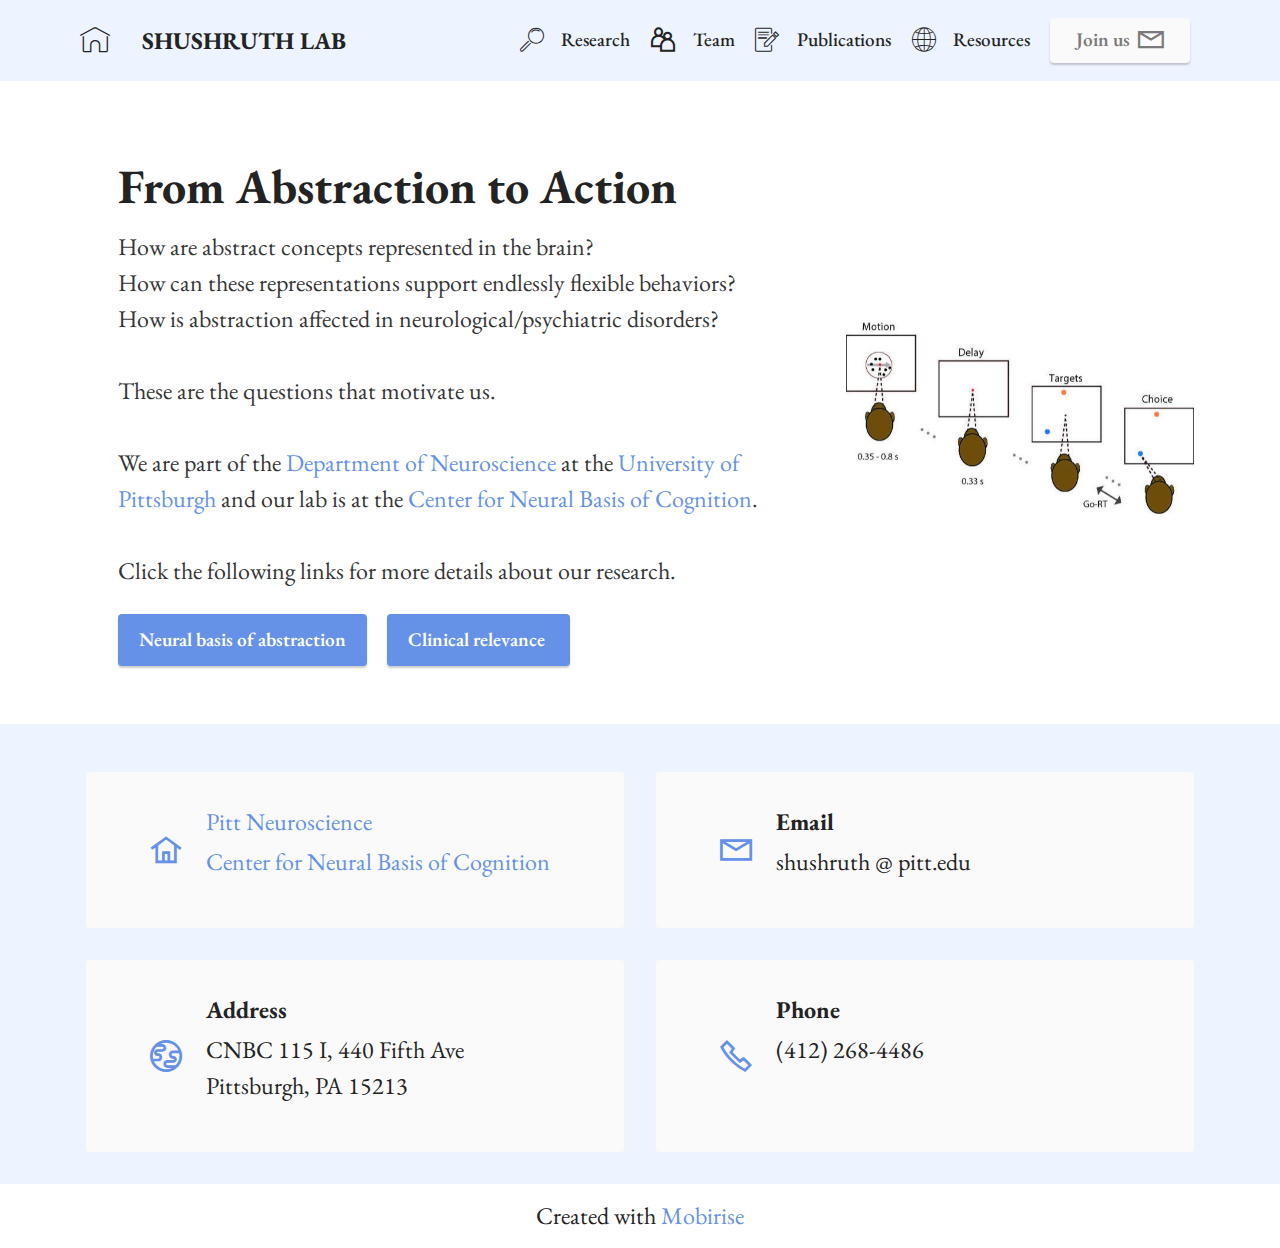
<file: index.html>
<!DOCTYPE html>
<html  >
<head>
  <!-- Google tag (gtag.js) -->
  <script async src="https://www.googletagmanager.com/gtag/js?id=G-5XZCDS8YDV"></script>
  <script>
    window.dataLayer = window.dataLayer || [];
    function gtag(){dataLayer.push(arguments);}
    gtag('js', new Date());

    gtag('config', 'G-5XZCDS8YDV');
  </script>

  <!-- Site made with Mobirise Website Builder v5.6.11, https://mobirise.com -->
  <meta charset="UTF-8">
  <meta http-equiv="X-UA-Compatible" content="IE=edge">
  <meta name="generator" content="Mobirise v5.6.11, mobirise.com">
  <meta name="twitter:card" content="summary_large_image"/>
  <meta name="twitter:image:src" content="">
  <meta property="og:image" content="">
  <meta name="twitter:title" content="Home">
  <meta name="viewport" content="width=device-width, initial-scale=1, minimum-scale=1">
  <link rel="shortcut icon" href="assets/images/00-pinnaclephoto-squarecrop-122x122.jpg" type="image/x-icon">
  <meta name="description" content="">


  <title>Home</title>
  <link rel="stylesheet" href="assets/web/assets/mobirise-icons2/mobirise2.css">
  <link rel="stylesheet" href="assets/web/assets/mobirise-icons/mobirise-icons.css">
  <link rel="stylesheet" href="assets/bootstrap/css/bootstrap.min.css">
  <link rel="stylesheet" href="assets/bootstrap/css/bootstrap-grid.min.css">
  <link rel="stylesheet" href="assets/bootstrap/css/bootstrap-reboot.min.css">
  <link rel="stylesheet" href="assets/dropdown/css/style.css">
  <link rel="stylesheet" href="assets/socicon/css/styles.css">
  <link rel="stylesheet" href="assets/theme/css/style.css">
  <link rel="preload" href="https://fonts.googleapis.com/css?family=EB+Garamond:400,500,600,700,800,400i,500i,600i,700i,800i&display=swap" as="style" onload="this.onload=null;this.rel='stylesheet'">
  <noscript><link rel="stylesheet" href="https://fonts.googleapis.com/css?family=EB+Garamond:400,500,600,700,800,400i,500i,600i,700i,800i&display=swap"></noscript>
  <link rel="preload" as="style" href="assets/mobirise/css/mbr-additional.css"><link rel="stylesheet" href="assets/mobirise/css/mbr-additional.css" type="text/css">




</head>
<body>

  <section data-bs-version="5.1" class="menu cid-teyZwjEILn" once="menu" id="menu2-0">



    <nav class="navbar navbar-expand beta-menu navbar-dropdown align-items-center navbar-fixed-top navbar-toggleable-sm">
        <button class="navbar-toggler navbar-toggler-right" type="button" data-toggle="collapse" data-bs-toggle="collapse" data-target="#navbarSupportedContent" data-bs-target="#navbarSupportedContent" aria-controls="navbarSupportedContent" aria-expanded="false" aria-label="Toggle navigation">
            <div class="hamburger">
                <span></span>
                <span></span>
                <span></span>
                <span></span>
            </div>
        </button>
        <div class="menu-logo">
            <div class="navbar-brand">

                <span class="navbar-caption-wrap"><a class="navbar-caption text-black display-7" href="index.html"><span class="mbri-home mbr-iconfont mbr-iconfont-btn"></span></a><a class="navbar-caption text-black text-primary display-7" href="index.html" style="background-color: transparent; display: inline !important;">SHUSHRUTH LAB</a></span>
            </div>
        </div>
        <div class="collapse navbar-collapse" id="navbarSupportedContent">
            <ul class="navbar-nav nav-dropdown" data-app-modern-menu="true"><li class="nav-item"><a class="nav-link link text-black display-4" href="research.html"><span class="mbri-search mbr-iconfont mbr-iconfont-btn"></span>
                        Research</a></li><li class="nav-item"><a class="nav-link link text-black display-4" href="team.html"><span class="mobi-mbri mobi-mbri-users mbr-iconfont mbr-iconfont-btn"></span>
                        Team</a></li><li class="nav-item"><a class="nav-link link text-black display-4" href="publications.html"><span class="mbri-edit mbr-iconfont mbr-iconfont-btn"></span>
                        Publications</a></li><li class="nav-item"><a class="nav-link link text-black display-4" href="resources.html"><span class="socicon socicon-internet mbr-iconfont mbr-iconfont-btn"></span>
                        Resources</a></li></ul>
            <div class="navbar-buttons mbr-section-btn"><a class="btn btn-sm btn-white display-4" href="positions.html"><span class="mobi-mbri mobi-mbri-letter mbr-iconfont mbr-iconfont-btn"></span>

                    Join us</a></div>
        </div>
    </nav>
</section>

<section data-bs-version="5.1" class="header14 cid-sFzxmVl7J6" id="header14-1f">





    <div class="container">
        <div class="row justify-content-center align-items-center">
            <div class="col-12 col-md-4 image-wrapper">
                <img src="assets/images/doc1-608x333.jpeg" alt="Mobirise Website Builder">
            </div>
            <div class="col-12 col-md">
                <div class="text-wrapper">
                    <h1 class="mbr-section-title mbr-fonts-style mb-3 display-2"><strong>From Abstraction to Action</strong></h1>
                    <p class="mbr-text mbr-fonts-style display-7">How are abstract concepts represented in the brain?<br>How can these representations support endlessly flexible behaviors?<br>How is abstraction affected in neurological/psychiatric disorders?<br><br>These are the questions that motivate us.&nbsp;<br><br>We are part of the <a href="http://neuroscience.pitt.edu" class="text-primary" target="_blank">Department of Neuroscience</a> at the <a href="http://pitt.edu" class="text-primary" target="_blank">University of Pittsburgh</a> and our lab is at the <a href="http://cnbc.cmu.edu" class="text-primary" target="_blank">Center for Neural Basis of Cognition</a>.&nbsp;<br><br>Click the following links for more details about our research.&nbsp;</p>
                    <div class="mbr-section-btn mt-3"><a class="btn btn-primary display-4" href="research.html#header14-17">Neural basis of abstraction</a>
                        <a class="btn btn-primary display-4" href="research.html#header14-1w">Clinical relevance&nbsp;</a></div>
                </div>
            </div>
        </div>
    </div>
</section>

<section data-bs-version="5.1" class="contacts2 cid-tf6XHmCakw" id="contacts2-z">
    <!---->




    <div class="container">

        <div class="row justify-content-center mt-4">
            <div class="card col-12 col-md-6">
                <div class="card-wrapper">
                    <div class="image-wrapper">
                        <span class="mbr-iconfont mobi-mbri-home mobi-mbri"></span>
                    </div>
                    <div class="text-wrapper">
                        <h6 class="card-title mbr-fonts-style mb-1 display-7">
                            <strong><a href="https://www.neuroscience.pitt.edu/" class="text-primary">Pitt Neuroscience</a></strong></h6>
                        <p class="mbr-text mbr-fonts-style display-7"><strong><a href="https://www.cnbc.cmu.edu/" class="text-primary">Center for Neural Basis of Cognition</a></strong></p>
                    </div>
                </div>
            </div>
            <div class="card col-12 col-md-6">
                <div class="card-wrapper">
                    <div class="image-wrapper">
                        <span class="mbr-iconfont mobi-mbri-letter mobi-mbri"></span>
                    </div>
                    <div class="text-wrapper">
                        <h6 class="card-title mbr-fonts-style mb-1 display-7">
                            <strong>Email</strong>
                        </h6>
                        <p class="mbr-text mbr-fonts-style display-7">shushruth @ pitt.edu</p>
                    </div>
                </div>
            </div>
            <div class="card col-12 col-md-6">
                <div class="card-wrapper">
                    <div class="image-wrapper">
                        <span class="mbr-iconfont mobi-mbri-globe mobi-mbri"></span>
                    </div>
                    <div class="text-wrapper">
                        <h6 class="card-title mbr-fonts-style mb-1 display-7">
                            <strong>Address</strong>
                        </h6>
                        <p class="mbr-text mbr-fonts-style display-7">CNBC 115 I, 440 Fifth Ave<br>Pittsburgh, PA 15213</p>
                    </div>
                </div>
            </div>
            <div class="card col-12 col-md-6">
                <div class="card-wrapper">
                    <div class="image-wrapper">
                        <span class="mbr-iconfont mobi-mbri-phone mobi-mbri"></span>
                    </div>
                    <div class="text-wrapper">
                        <h6 class="card-title mbr-fonts-style mb-1 display-7">
                            <strong>Phone</strong></h6>
                        <p class="mbr-text mbr-fonts-style display-7">
                            (412) 268-4486
                        </p>
                    </div>
                </div>
            </div>
        </div>
    </div>
</section><section class="display-7" style="padding: 0;align-items: center;justify-content: center;flex-wrap: wrap;    align-content: center;display: flex;position: relative;height: 4rem;"><a href="https://mobiri.se/677567" style="flex: 1 1;height: 4rem;position: absolute;width: 100%;z-index: 1;"><img alt="" style="height: 4rem;" src="[data-uri]"></a><p style="margin: 0;text-align: center;" class="display-7">Created with &#8204;</p><a style="z-index:1" href="https://mobirise.com"> Mobirise</a></section><script src="assets/bootstrap/js/bootstrap.bundle.min.js"></script>  <script src="assets/smoothscroll/smooth-scroll.js"></script>  <script src="assets/ytplayer/index.js"></script>  <script src="assets/dropdown/js/navbar-dropdown.js"></script>  <script src="assets/theme/js/script.js"></script>


</body>
</html>
</file>
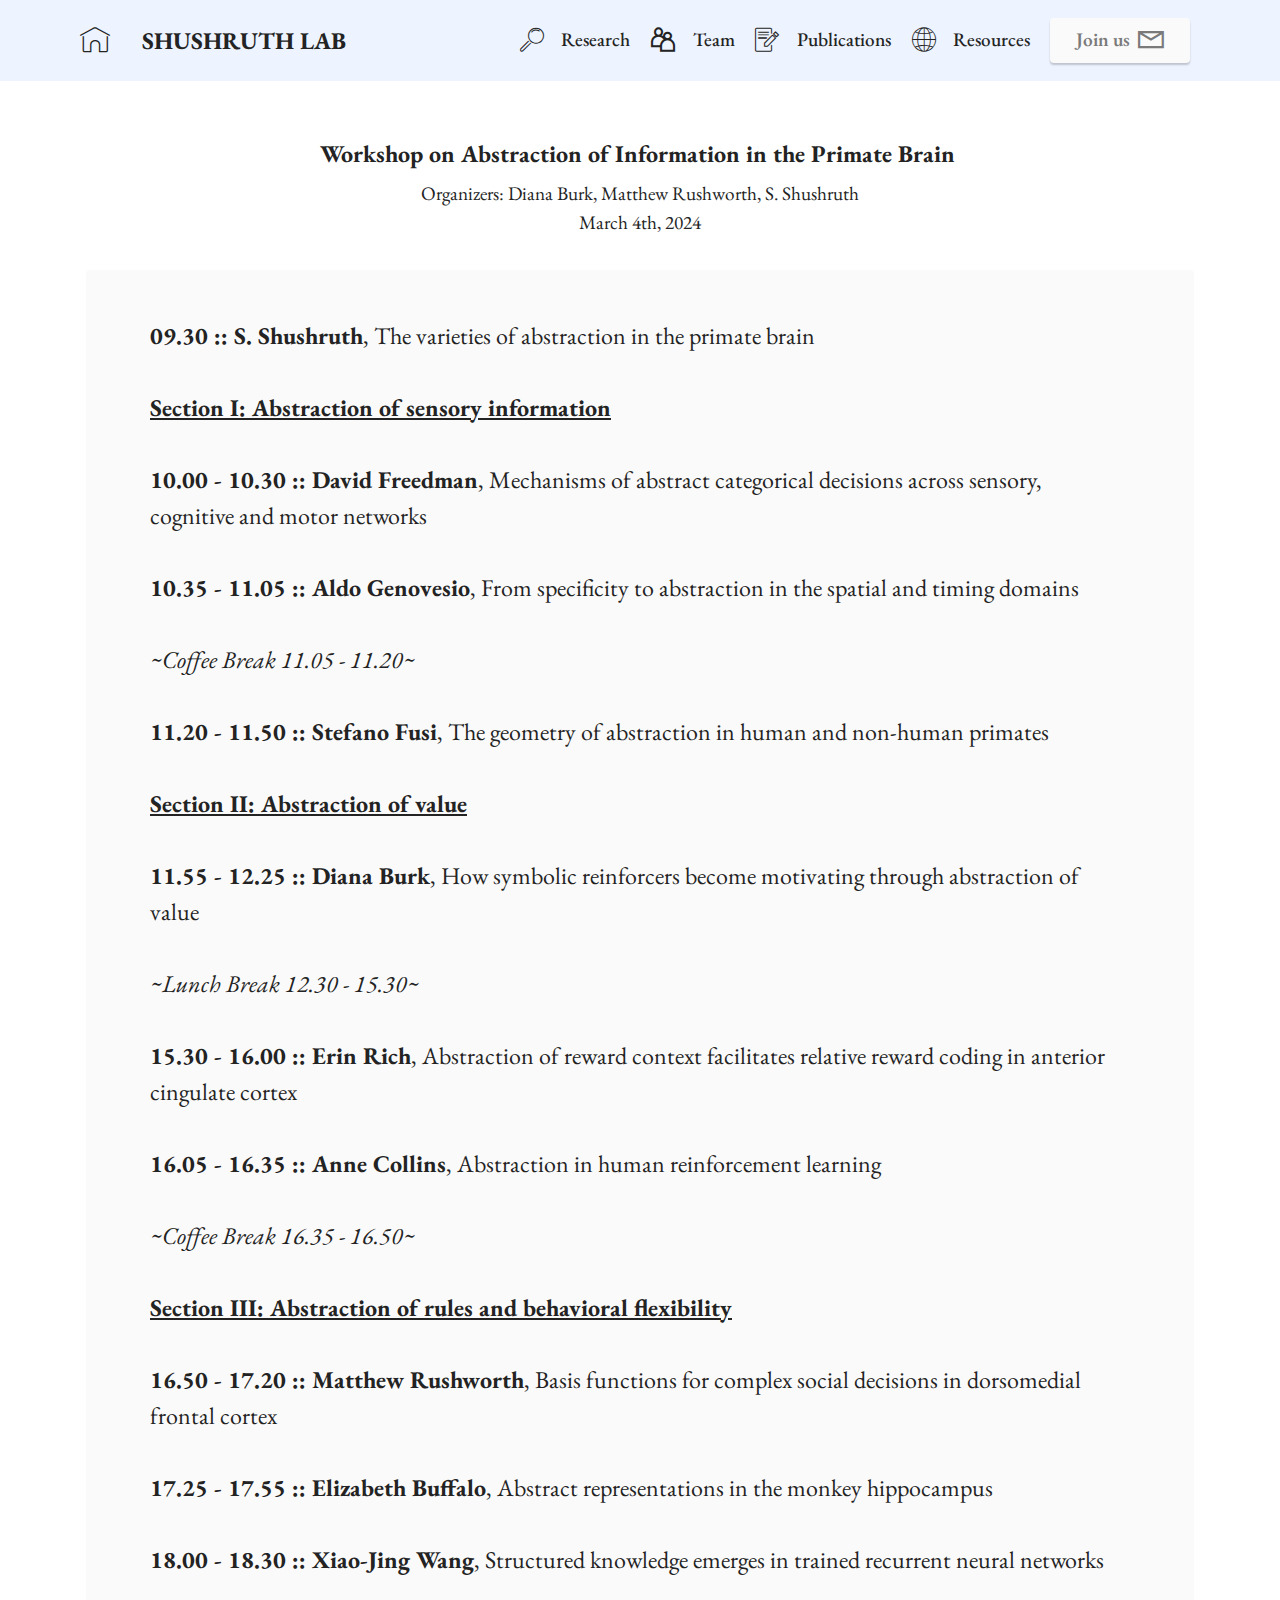
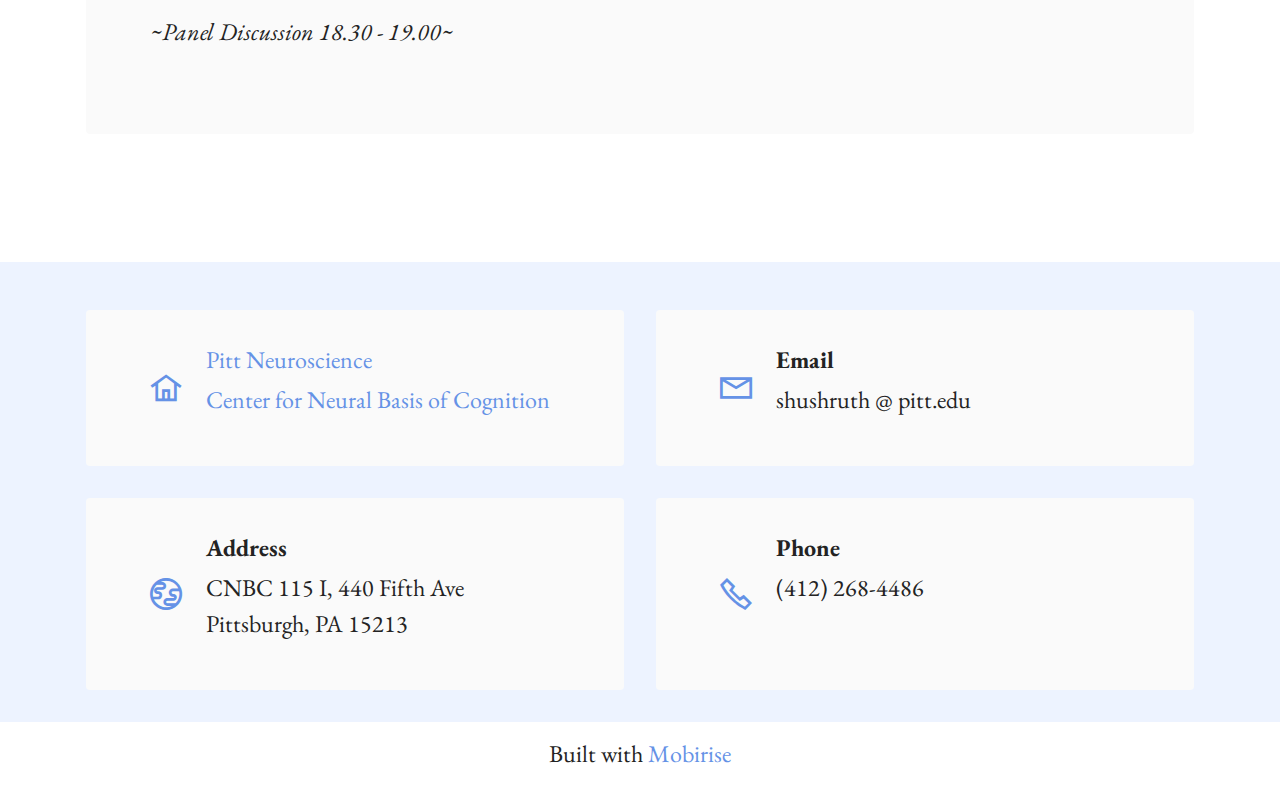
<file: cosyne2024.html>
<!DOCTYPE html>
<html  >
<head>
  <!-- Google tag (gtag.js) -->
  <script async src="https://www.googletagmanager.com/gtag/js?id=G-5XZCDS8YDV"></script>
  <script>
    window.dataLayer = window.dataLayer || [];
    function gtag(){dataLayer.push(arguments);}
    gtag('js', new Date());

    gtag('config', 'G-5XZCDS8YDV');
  </script>

  <!-- Site made with Mobirise Website Builder v5.6.11, https://mobirise.com -->
  <meta charset="UTF-8">
  <meta http-equiv="X-UA-Compatible" content="IE=edge">
  <meta name="generator" content="Mobirise v5.6.11, mobirise.com">
  <meta name="twitter:card" content="summary_large_image"/>
  <meta name="twitter:image:src" content="">
  <meta property="og:image" content="">
  <meta name="twitter:title" content="CoSyNe 2024">
  <meta name="viewport" content="width=device-width, initial-scale=1, minimum-scale=1">
  <link rel="shortcut icon" href="assets/images/00-pinnaclephoto-squarecrop-122x122.jpg" type="image/x-icon">
  <meta name="description" content="">


  <title>CoSyNe 2024</title>
  <link rel="stylesheet" href="assets/web/assets/mobirise-icons2/mobirise2.css">
  <link rel="stylesheet" href="assets/web/assets/mobirise-icons/mobirise-icons.css">
  <link rel="stylesheet" href="assets/bootstrap/css/bootstrap.min.css">
  <link rel="stylesheet" href="assets/bootstrap/css/bootstrap-grid.min.css">
  <link rel="stylesheet" href="assets/bootstrap/css/bootstrap-reboot.min.css">
  <link rel="stylesheet" href="assets/dropdown/css/style.css">
  <link rel="stylesheet" href="assets/socicon/css/styles.css">
  <link rel="stylesheet" href="assets/theme/css/style.css">
  <link rel="preload" href="https://fonts.googleapis.com/css?family=EB+Garamond:400,500,600,700,800,400i,500i,600i,700i,800i&display=swap" as="style" onload="this.onload=null;this.rel='stylesheet'">
  <noscript><link rel="stylesheet" href="https://fonts.googleapis.com/css?family=EB+Garamond:400,500,600,700,800,400i,500i,600i,700i,800i&display=swap"></noscript>
  <link rel="preload" as="style" href="assets/mobirise/css/mbr-additional.css"><link rel="stylesheet" href="assets/mobirise/css/mbr-additional.css" type="text/css">




</head>
<body>

  <section data-bs-version="5.1" class="menu cid-tf7aJOCBki" once="menu" id="menu2-1m">



    <nav class="navbar navbar-expand beta-menu navbar-dropdown align-items-center navbar-fixed-top navbar-toggleable-sm">
        <button class="navbar-toggler navbar-toggler-right" type="button" data-toggle="collapse" data-bs-toggle="collapse" data-target="#navbarSupportedContent" data-bs-target="#navbarSupportedContent" aria-controls="navbarSupportedContent" aria-expanded="false" aria-label="Toggle navigation">
            <div class="hamburger">
                <span></span>
                <span></span>
                <span></span>
                <span></span>
            </div>
        </button>
        <div class="menu-logo">
            <div class="navbar-brand">

                <span class="navbar-caption-wrap"><a class="navbar-caption text-black display-7" href="index.html"><span class="mbri-home mbr-iconfont mbr-iconfont-btn"></span></a><a class="navbar-caption text-black text-primary display-7" href="index.html" style="background-color: transparent; display: inline !important;">SHUSHRUTH LAB</a></span>
            </div>
        </div>
        <div class="collapse navbar-collapse" id="navbarSupportedContent">
            <ul class="navbar-nav nav-dropdown" data-app-modern-menu="true"><li class="nav-item"><a class="nav-link link text-black display-4" href="research.html"><span class="mbri-search mbr-iconfont mbr-iconfont-btn"></span>
                        Research</a></li><li class="nav-item"><a class="nav-link link text-black display-4" href="team.html"><span class="mobi-mbri mobi-mbri-users mbr-iconfont mbr-iconfont-btn"></span>
                        Team</a></li><li class="nav-item"><a class="nav-link link text-black display-4" href="publications.html"><span class="mbri-edit mbr-iconfont mbr-iconfont-btn"></span>
                        Publications</a></li><li class="nav-item"><a class="nav-link link text-black display-4" href="resources.html"><span class="socicon socicon-internet mbr-iconfont mbr-iconfont-btn"></span>
                        Resources</a></li></ul>
            <div class="navbar-buttons mbr-section-btn"><a class="btn btn-sm btn-white display-4" href="positions.html"><span class="mobi-mbri mobi-mbri-letter mbr-iconfont mbr-iconfont-btn"></span>

                    Join us</a></div>
        </div>
    </nav>
</section>

<section data-bs-version="5.1" class="features9 cid-tf7zwZWMIK" id="features10-1v">
    <!---->




    <div class="container">
        <div class="mbr-section-head" style="margin-top: 40px;">
            <h3 class="mbr-section-title mbr-fonts-style display-7">
                <strong>Workshop on Abstraction of Information in the Primate Brain&nbsp;</strong></h3>
                <p class="mbr-text mbr-fonts-style display-7" style="font-size: 120%;text-align: center;">
                  Organizers: Diana Burk, Matthew Rushworth, S. Shushruth <br>
                  March 4th, 2024
                </p>

        </div>
        <div class="row mt-4">
          <div class="card col-12">
              <div class="card-wrapper">
                  <div class="bottom-line">
                      <p class="mbr-text mbr-fonts-style display-7">
                          <strong>09.30 :: S. Shushruth</strong>, The varieties of abstraction in the primate brain <br><br>

                          <strong><u>Section I: Abstraction of sensory information</u></strong><br><br>

                          <strong>10.00 - 10.30 :: David Freedman</strong>, Mechanisms of abstract categorical decisions across sensory, cognitive and motor networks <br><br>

                          <strong>10.35 - 11.05 :: Aldo Genovesio</strong>, From specificity to abstraction in the spatial and timing domains <br><br>

                          <em>~Coffee Break 11.05 - 11.20~</em> <br><br>

                          <strong>11.20 - 11.50 :: Stefano Fusi</strong>, The geometry of abstraction in human and non-human primates <br><br>

                          <strong><u>Section II: Abstraction of value</u></strong><br><br>

                          <strong>11.55 - 12.25 :: Diana Burk</strong>, How symbolic reinforcers become motivating through abstraction of value <br><br>

                          <em>~Lunch Break 12.30 - 15.30~</em> <br><br>

                          <strong>15.30 - 16.00 :: Erin Rich</strong>, Abstraction of reward context facilitates relative reward coding in anterior cingulate cortex <br><br>

                          <strong>16.05 - 16.35 :: Anne Collins</strong>, Abstraction in human reinforcement learning <br><br>

                          <em>~Coffee Break 16.35 - 16.50~</em> <br><br>

                          <strong><u>Section III: Abstraction of rules and behavioral flexibility</u></strong><br><br>

                          <strong>16.50 - 17.20 :: Matthew Rushworth</strong>, Basis functions for complex social decisions in dorsomedial frontal cortex <br><br>

                          <strong>17.25 - 17.55 :: Elizabeth Buffalo</strong>, Abstract representations in the monkey hippocampus <br><br>

                          <strong>18.00 - 18.30 ::  Xiao-Jing Wang</strong>, Structured knowledge emerges in trained recurrent neural networks <br><br>

                          <em>~Panel Discussion 18.30 - 19.00~</em> <br><br>


                      </p>
                  </div>
              </div>
          </div>

        </div>
    </div>
</section>

<section data-bs-version="5.1" class="contacts2 cid-tf7aJOUiE3" id="contacts2-1n">
    <!---->




    <div class="container">

        <div class="row justify-content-center mt-4">
            <div class="card col-12 col-md-6">
                <div class="card-wrapper">
                    <div class="image-wrapper">
                        <span class="mbr-iconfont mobi-mbri-home mobi-mbri"></span>
                    </div>
                    <div class="text-wrapper">
                        <h6 class="card-title mbr-fonts-style mb-1 display-7">
                            <strong><a href="https://www.neuroscience.pitt.edu/" class="text-primary">Pitt Neuroscience</a></strong></h6>
                        <p class="mbr-text mbr-fonts-style display-7"><strong><a href="https://www.cnbc.cmu.edu/" class="text-primary">Center for Neural Basis of Cognition</a></strong></p>
                    </div>
                </div>
            </div>
            <div class="card col-12 col-md-6">
                <div class="card-wrapper">
                    <div class="image-wrapper">
                        <span class="mbr-iconfont mobi-mbri-letter mobi-mbri"></span>
                    </div>
                    <div class="text-wrapper">
                        <h6 class="card-title mbr-fonts-style mb-1 display-7">
                            <strong>Email</strong>
                        </h6>
                        <p class="mbr-text mbr-fonts-style display-7">shushruth @ pitt.edu</p>
                    </div>
                </div>
            </div>
            <div class="card col-12 col-md-6">
                <div class="card-wrapper">
                    <div class="image-wrapper">
                        <span class="mbr-iconfont mobi-mbri-globe mobi-mbri"></span>
                    </div>
                    <div class="text-wrapper">
                        <h6 class="card-title mbr-fonts-style mb-1 display-7">
                            <strong>Address</strong>
                        </h6>
                        <p class="mbr-text mbr-fonts-style display-7">CNBC 115 I, 440 Fifth Ave<br>Pittsburgh, PA 15213</p>
                    </div>
                </div>
            </div>
            <div class="card col-12 col-md-6">
                <div class="card-wrapper">
                    <div class="image-wrapper">
                        <span class="mbr-iconfont mobi-mbri-phone mobi-mbri"></span>
                    </div>
                    <div class="text-wrapper">
                        <h6 class="card-title mbr-fonts-style mb-1 display-7">
                            <strong>Phone</strong></h6>
                        <p class="mbr-text mbr-fonts-style display-7">
                            (412) 268-4486
                        </p>
                    </div>
                </div>
            </div>
        </div>
    </div>
</section><section class="display-7" style="padding: 0;align-items: center;justify-content: center;flex-wrap: wrap;    align-content: center;display: flex;position: relative;height: 4rem;"><a href="https://mobiri.se/677567" style="flex: 1 1;height: 4rem;position: absolute;width: 100%;z-index: 1;"><img alt="" style="height: 4rem;" src="[data-uri]"></a><p style="margin: 0;text-align: center;" class="display-7">Built with  &#8204;</p><a style="z-index:1" href="https://mobirise.com/offline-website-builder.html">Mobirise</a></section><script src="assets/bootstrap/js/bootstrap.bundle.min.js"></script>  <script src="assets/smoothscroll/smooth-scroll.js"></script>  <script src="assets/ytplayer/index.js"></script>  <script src="assets/dropdown/js/navbar-dropdown.js"></script>  <script src="assets/theme/js/script.js"></script>


</body>
</html>
</file>
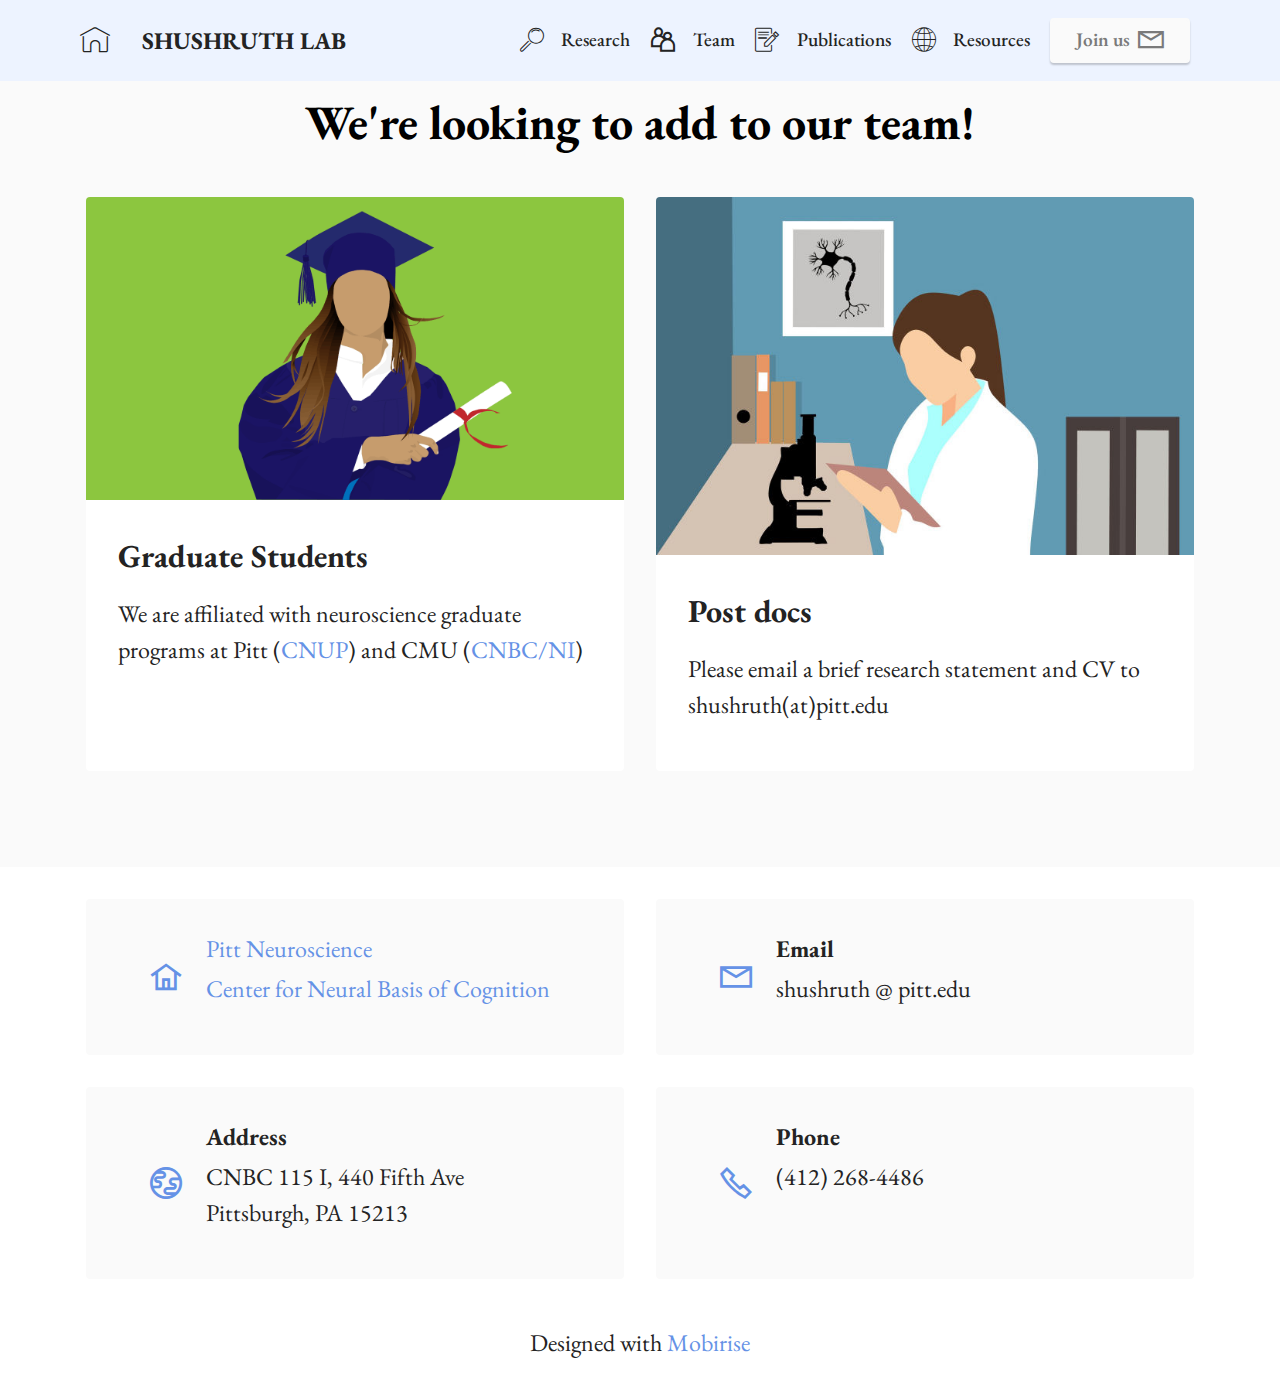
<file: positions.html>
<!DOCTYPE html>
<html  >
<head>
  <!-- Google tag (gtag.js) -->
  <script async src="https://www.googletagmanager.com/gtag/js?id=G-5XZCDS8YDV"></script>
  <script>
    window.dataLayer = window.dataLayer || [];
    function gtag(){dataLayer.push(arguments);}
    gtag('js', new Date());

    gtag('config', 'G-5XZCDS8YDV');
  </script>

  <!-- Site made with Mobirise Website Builder v5.6.11, https://mobirise.com -->
  <meta charset="UTF-8">
  <meta http-equiv="X-UA-Compatible" content="IE=edge">
  <meta name="generator" content="Mobirise v5.6.11, mobirise.com">
  <meta name="twitter:card" content="summary_large_image"/>
  <meta name="twitter:image:src" content="">
  <meta property="og:image" content="">
  <meta name="twitter:title" content="Positions">
  <meta name="viewport" content="width=device-width, initial-scale=1, minimum-scale=1">
  <link rel="shortcut icon" href="assets/images/00-pinnaclephoto-squarecrop-122x122.jpg" type="image/x-icon">
  <meta name="description" content="">


  <title>Positions</title>
  <link rel="stylesheet" href="assets/web/assets/mobirise-icons2/mobirise2.css">
  <link rel="stylesheet" href="assets/web/assets/mobirise-icons/mobirise-icons.css">
  <link rel="stylesheet" href="assets/bootstrap/css/bootstrap.min.css">
  <link rel="stylesheet" href="assets/bootstrap/css/bootstrap-grid.min.css">
  <link rel="stylesheet" href="assets/bootstrap/css/bootstrap-reboot.min.css">
  <link rel="stylesheet" href="assets/dropdown/css/style.css">
  <link rel="stylesheet" href="assets/socicon/css/styles.css">
  <link rel="stylesheet" href="assets/theme/css/style.css">
  <link rel="preload" href="https://fonts.googleapis.com/css?family=EB+Garamond:400,500,600,700,800,400i,500i,600i,700i,800i&display=swap" as="style" onload="this.onload=null;this.rel='stylesheet'">
  <noscript><link rel="stylesheet" href="https://fonts.googleapis.com/css?family=EB+Garamond:400,500,600,700,800,400i,500i,600i,700i,800i&display=swap"></noscript>
  <link rel="preload" as="style" href="assets/mobirise/css/mbr-additional.css"><link rel="stylesheet" href="assets/mobirise/css/mbr-additional.css" type="text/css">




</head>
<body>

  <section data-bs-version="5.1" class="menu cid-tf7aF0Ezjo" once="menu" id="menu2-14">



    <nav class="navbar navbar-expand beta-menu navbar-dropdown align-items-center navbar-fixed-top navbar-toggleable-sm">
        <button class="navbar-toggler navbar-toggler-right" type="button" data-toggle="collapse" data-bs-toggle="collapse" data-target="#navbarSupportedContent" data-bs-target="#navbarSupportedContent" aria-controls="navbarSupportedContent" aria-expanded="false" aria-label="Toggle navigation">
            <div class="hamburger">
                <span></span>
                <span></span>
                <span></span>
                <span></span>
            </div>
        </button>
        <div class="menu-logo">
            <div class="navbar-brand">

                <span class="navbar-caption-wrap"><a class="navbar-caption text-black display-7" href="index.html"><span class="mbri-home mbr-iconfont mbr-iconfont-btn"></span></a><a class="navbar-caption text-black text-primary display-7" href="index.html" style="background-color: transparent; display: inline !important;">SHUSHRUTH LAB</a></span>
            </div>
        </div>
        <div class="collapse navbar-collapse" id="navbarSupportedContent">
            <ul class="navbar-nav nav-dropdown" data-app-modern-menu="true"><li class="nav-item"><a class="nav-link link text-black display-4" href="research.html"><span class="mbri-search mbr-iconfont mbr-iconfont-btn"></span>
                        Research</a></li><li class="nav-item"><a class="nav-link link text-black display-4" href="team.html"><span class="mobi-mbri mobi-mbri-users mbr-iconfont mbr-iconfont-btn"></span>
                        Team</a></li><li class="nav-item"><a class="nav-link link text-black display-4" href="publications.html"><span class="mbri-edit mbr-iconfont mbr-iconfont-btn"></span>
                        Publications</a></li><li class="nav-item"><a class="nav-link link text-black display-4" href="resources.html"><span class="socicon socicon-internet mbr-iconfont mbr-iconfont-btn"></span>
                        Resources</a></li></ul>
            <div class="navbar-buttons mbr-section-btn"><a class="btn btn-sm btn-white display-4" href="positions.html"><span class="mobi-mbri mobi-mbri-letter mbr-iconfont mbr-iconfont-btn"></span>

                    Join us</a></div>
        </div>
    </nav>
</section>

<section data-bs-version="5.1" class="features3 cid-tf7aEZxQGI" id="features3-12">


    <div class="container">
        <div class="mbr-section-head">
            <h4 class="mbr-section-title mbr-fonts-style align-center mb-5 display-2">
                <strong>We're looking to add to our team!</strong></h4>

        </div>
        <div class="row mt-4">

            <div class="item features-image сol-12 col-md-6 col-lg-6 active">
                <div class="item-wrapper">
                    <div class="item-img">
                        <img src="assets/images/mbr-696x392.png" alt="Mobirise Website Builder">
                    </div>
                    <div class="item-content">
                        <h5 class="item-title mbr-fonts-style display-5"><strong>Graduate Students</strong></h5>

                        <p class="mbr-text mbr-fonts-style mt-3 display-7">We are affiliated with neuroscience graduate programs at Pitt (<a href="https://www.cnup.pitt.edu/phd-program-training/prospective-students" class="text-primary" target="_blank">CNUP</a>) and CMU (<a href="https://www.cmu.edu/ni/academics/index.html" class="text-primary" target="_blank">CNBC/NI</a>)</p>
                    </div>

                </div>
            </div>
            <div class="item features-image сol-12 col-md-6 col-lg-6">
                <div class="item-wrapper">
                    <div class="item-img">
                        <img src="assets/images/mbr-696x463.jpg" alt="Mobirise Website Builder">
                    </div>
                    <div class="item-content">
                        <h5 class="item-title mbr-fonts-style display-5"><strong>Post docs</strong></h5>

                        <p class="mbr-text mbr-fonts-style mt-3 display-7">Please email a brief research statement and CV to&nbsp; shushruth(at)pitt.edu<br></p>
                    </div>

                </div>
            </div>
        </div>
    </div>
</section>

<section data-bs-version="5.1" class="contacts2 cid-tf7aF14fdc" id="contacts2-15">
    <!---->




    <div class="container">

        <div class="row justify-content-center mt-4">
            <div class="card col-12 col-md-6">
                <div class="card-wrapper">
                    <div class="image-wrapper">
                        <span class="mbr-iconfont mobi-mbri-home mobi-mbri"></span>
                    </div>
                    <div class="text-wrapper">
                        <h6 class="card-title mbr-fonts-style mb-1 display-7">
                            <strong><a href="https://www.neuroscience.pitt.edu/" class="text-primary">Pitt Neuroscience</a></strong></h6>
                        <p class="mbr-text mbr-fonts-style display-7"><strong><a href="https://www.cnbc.cmu.edu/" class="text-primary">Center for Neural Basis of Cognition</a></strong></p>
                    </div>
                </div>
            </div>
            <div class="card col-12 col-md-6">
                <div class="card-wrapper">
                    <div class="image-wrapper">
                        <span class="mbr-iconfont mobi-mbri-letter mobi-mbri"></span>
                    </div>
                    <div class="text-wrapper">
                        <h6 class="card-title mbr-fonts-style mb-1 display-7">
                            <strong>Email</strong>
                        </h6>
                        <p class="mbr-text mbr-fonts-style display-7">shushruth @ pitt.edu</p>
                    </div>
                </div>
            </div>
            <div class="card col-12 col-md-6">
                <div class="card-wrapper">
                    <div class="image-wrapper">
                        <span class="mbr-iconfont mobi-mbri-globe mobi-mbri"></span>
                    </div>
                    <div class="text-wrapper">
                        <h6 class="card-title mbr-fonts-style mb-1 display-7">
                            <strong>Address</strong>
                        </h6>
                        <p class="mbr-text mbr-fonts-style display-7">CNBC 115 I, 440 Fifth Ave<br>Pittsburgh, PA 15213</p>
                    </div>
                </div>
            </div>
            <div class="card col-12 col-md-6">
                <div class="card-wrapper">
                    <div class="image-wrapper">
                        <span class="mbr-iconfont mobi-mbri-phone mobi-mbri"></span>
                    </div>
                    <div class="text-wrapper">
                        <h6 class="card-title mbr-fonts-style mb-1 display-7">
                            <strong>Phone</strong></h6>
                        <p class="mbr-text mbr-fonts-style display-7">
                            (412) 268-4486
                        </p>
                    </div>
                </div>
            </div>
        </div>
    </div>
</section><section class="display-7" style="padding: 0;align-items: center;justify-content: center;flex-wrap: wrap;    align-content: center;display: flex;position: relative;height: 4rem;"><a href="https://mobiri.se/677567" style="flex: 1 1;height: 4rem;position: absolute;width: 100%;z-index: 1;"><img alt="" style="height: 4rem;" src="[data-uri]"></a><p style="margin: 0;text-align: center;" class="display-7">Designed with &#8204;</p><a style="z-index:1" href="https://mobirise.com">Mobirise </a></section><script src="assets/bootstrap/js/bootstrap.bundle.min.js"></script>  <script src="assets/smoothscroll/smooth-scroll.js"></script>  <script src="assets/ytplayer/index.js"></script>  <script src="assets/dropdown/js/navbar-dropdown.js"></script>  <script src="assets/theme/js/script.js"></script>


</body>
</html>
</file>
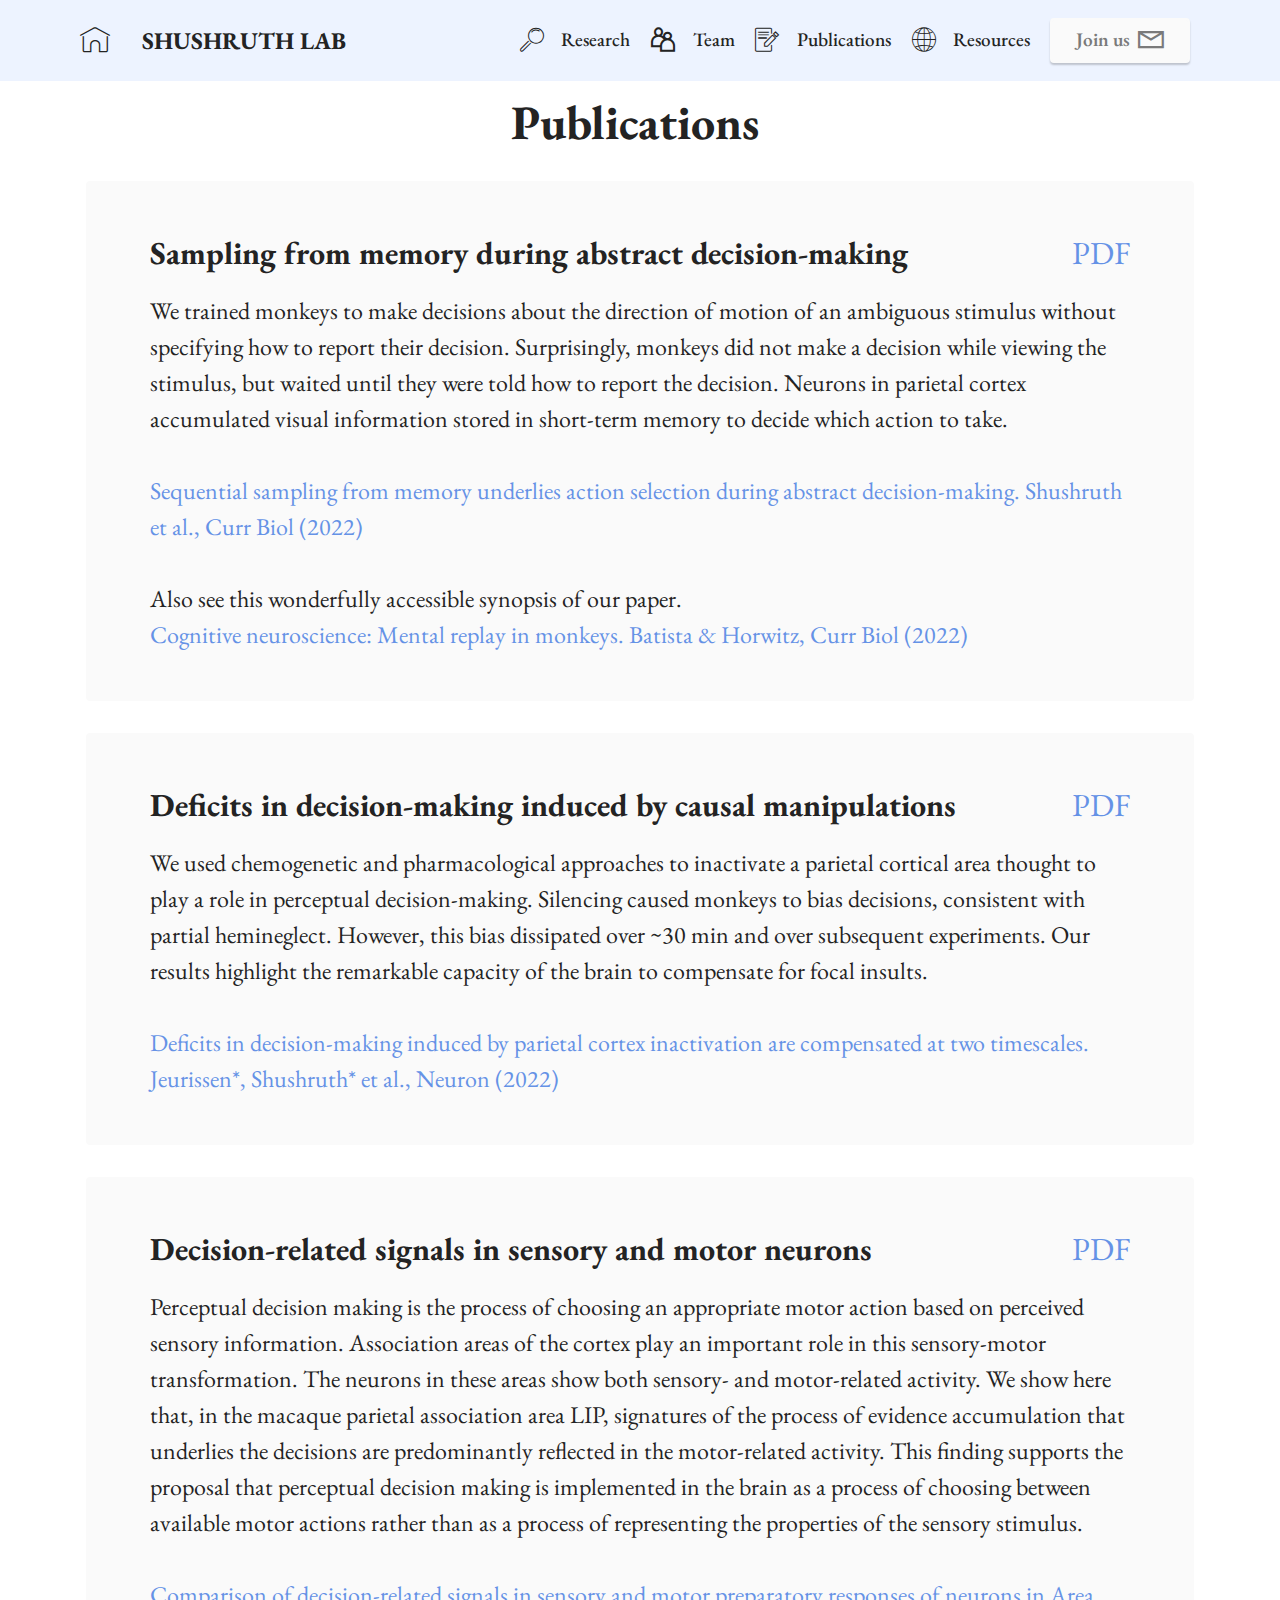
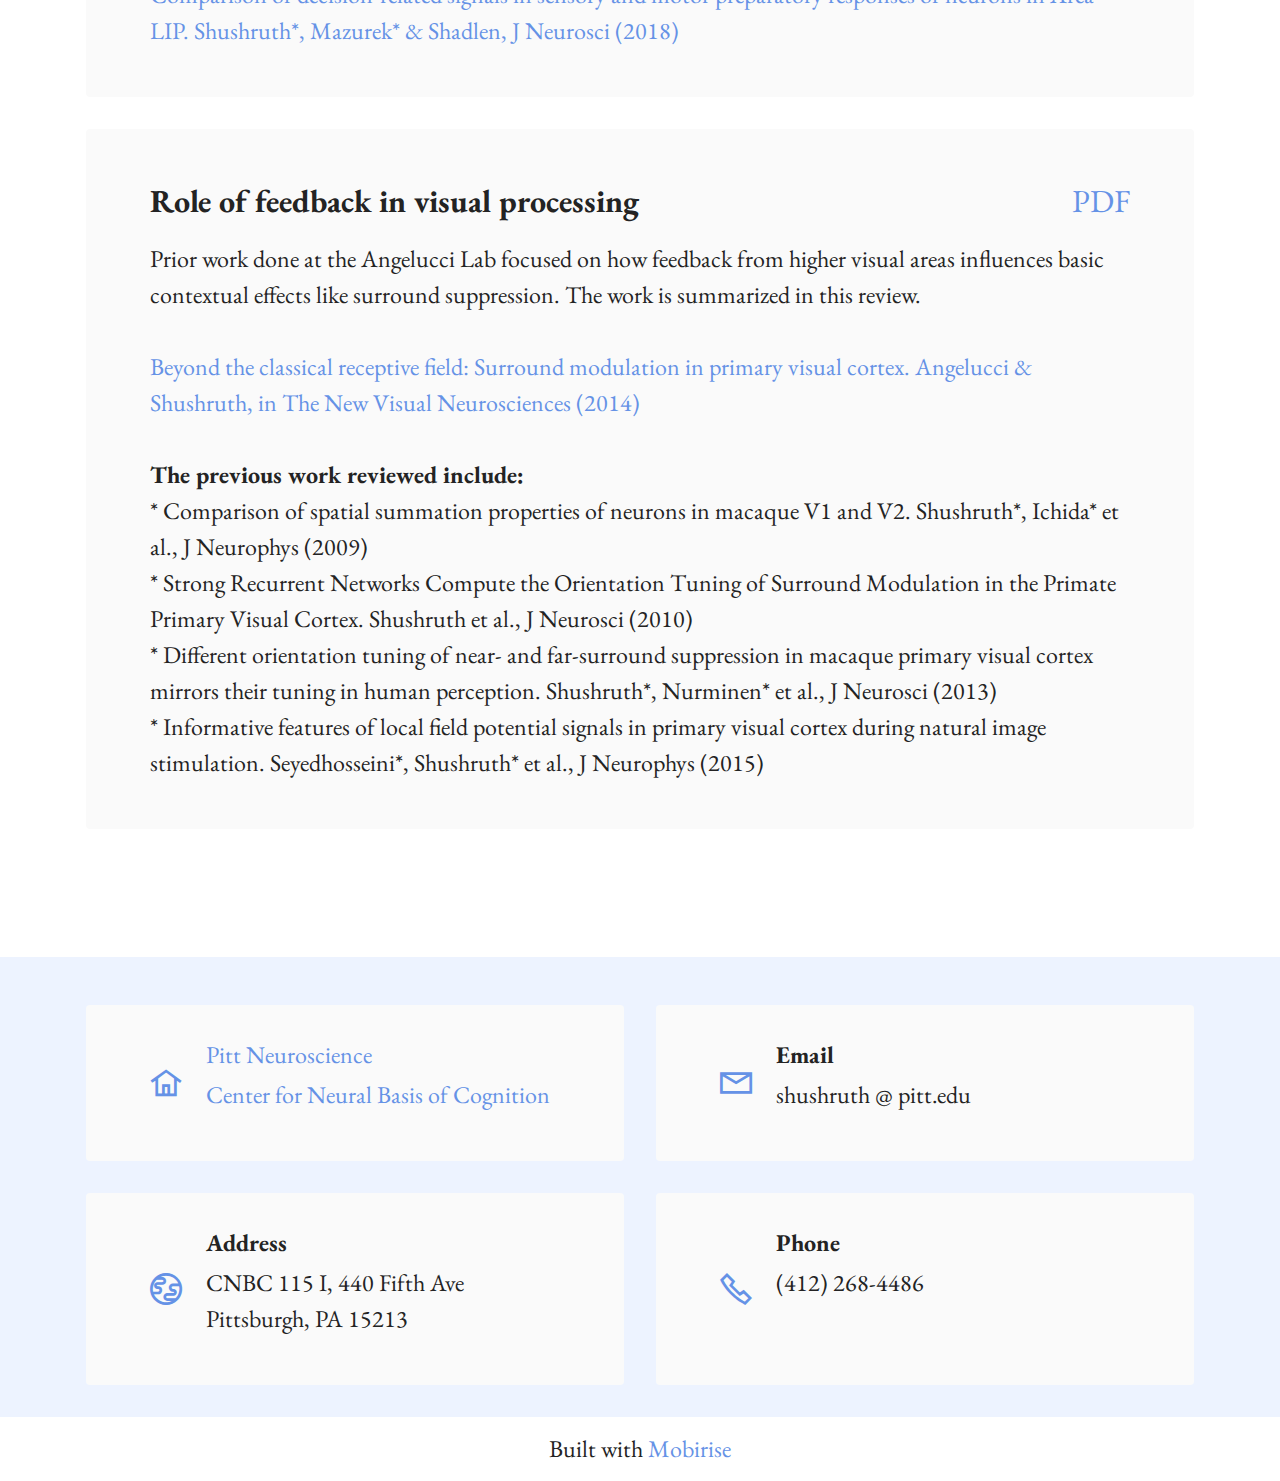
<file: publications.html>
<!DOCTYPE html>
<html  >
<head>
  <!-- Google tag (gtag.js) -->
  <script async src="https://www.googletagmanager.com/gtag/js?id=G-5XZCDS8YDV"></script>
  <script>
    window.dataLayer = window.dataLayer || [];
    function gtag(){dataLayer.push(arguments);}
    gtag('js', new Date());

    gtag('config', 'G-5XZCDS8YDV');
  </script>

  <!-- Site made with Mobirise Website Builder v5.6.11, https://mobirise.com -->
  <meta charset="UTF-8">
  <meta http-equiv="X-UA-Compatible" content="IE=edge">
  <meta name="generator" content="Mobirise v5.6.11, mobirise.com">
  <meta name="twitter:card" content="summary_large_image"/>
  <meta name="twitter:image:src" content="">
  <meta property="og:image" content="">
  <meta name="twitter:title" content="Publications">
  <meta name="viewport" content="width=device-width, initial-scale=1, minimum-scale=1">
  <link rel="shortcut icon" href="assets/images/00-pinnaclephoto-squarecrop-122x122.jpg" type="image/x-icon">
  <meta name="description" content="">


  <title>Publications</title>
  <link rel="stylesheet" href="assets/web/assets/mobirise-icons2/mobirise2.css">
  <link rel="stylesheet" href="assets/web/assets/mobirise-icons/mobirise-icons.css">
  <link rel="stylesheet" href="assets/bootstrap/css/bootstrap.min.css">
  <link rel="stylesheet" href="assets/bootstrap/css/bootstrap-grid.min.css">
  <link rel="stylesheet" href="assets/bootstrap/css/bootstrap-reboot.min.css">
  <link rel="stylesheet" href="assets/dropdown/css/style.css">
  <link rel="stylesheet" href="assets/socicon/css/styles.css">
  <link rel="stylesheet" href="assets/theme/css/style.css">
  <link rel="preload" href="https://fonts.googleapis.com/css?family=EB+Garamond:400,500,600,700,800,400i,500i,600i,700i,800i&display=swap" as="style" onload="this.onload=null;this.rel='stylesheet'">
  <noscript><link rel="stylesheet" href="https://fonts.googleapis.com/css?family=EB+Garamond:400,500,600,700,800,400i,500i,600i,700i,800i&display=swap"></noscript>
  <link rel="preload" as="style" href="assets/mobirise/css/mbr-additional.css"><link rel="stylesheet" href="assets/mobirise/css/mbr-additional.css" type="text/css">




</head>
<body>

  <section data-bs-version="5.1" class="menu cid-tf7aJOCBki" once="menu" id="menu2-1m">



    <nav class="navbar navbar-expand beta-menu navbar-dropdown align-items-center navbar-fixed-top navbar-toggleable-sm">
        <button class="navbar-toggler navbar-toggler-right" type="button" data-toggle="collapse" data-bs-toggle="collapse" data-target="#navbarSupportedContent" data-bs-target="#navbarSupportedContent" aria-controls="navbarSupportedContent" aria-expanded="false" aria-label="Toggle navigation">
            <div class="hamburger">
                <span></span>
                <span></span>
                <span></span>
                <span></span>
            </div>
        </button>
        <div class="menu-logo">
            <div class="navbar-brand">

                <span class="navbar-caption-wrap"><a class="navbar-caption text-black display-7" href="index.html"><span class="mbri-home mbr-iconfont mbr-iconfont-btn"></span></a><a class="navbar-caption text-black text-primary display-7" href="index.html" style="background-color: transparent; display: inline !important;">SHUSHRUTH LAB</a></span>
            </div>
        </div>
        <div class="collapse navbar-collapse" id="navbarSupportedContent">
            <ul class="navbar-nav nav-dropdown" data-app-modern-menu="true"><li class="nav-item"><a class="nav-link link text-black display-4" href="research.html"><span class="mbri-search mbr-iconfont mbr-iconfont-btn"></span>
                        Research</a></li><li class="nav-item"><a class="nav-link link text-black display-4" href="team.html"><span class="mobi-mbri mobi-mbri-users mbr-iconfont mbr-iconfont-btn"></span>
                        Team</a></li><li class="nav-item"><a class="nav-link link text-black display-4" href="publications.html"><span class="mbri-edit mbr-iconfont mbr-iconfont-btn"></span>
                        Publications</a></li><li class="nav-item"><a class="nav-link link text-black display-4" href="resources.html"><span class="socicon socicon-internet mbr-iconfont mbr-iconfont-btn"></span>
                        Resources</a></li></ul>
            <div class="navbar-buttons mbr-section-btn"><a class="btn btn-sm btn-white display-4" href="positions.html"><span class="mobi-mbri mobi-mbri-letter mbr-iconfont mbr-iconfont-btn"></span>

                    Join us</a></div>
        </div>
    </nav>
</section>

<section data-bs-version="5.1" class="features9 cid-tf7zwZWMIK" id="features10-1v">
    <!---->




    <div class="container">
        <div class="mbr-section-head">
            <h3 class="mbr-section-title mbr-fonts-style mb-0 display-2">
                <strong>Publications&nbsp;</strong></h3>

        </div>
        <div class="row mt-4">
            <div class="card col-12">
                <div class="card-wrapper">
                    <div class="top-line row">
                        <div class="col">
                            <h4 class="card-title mbr-fonts-style display-5"><strong>Sampling from memory during abstract decision-making</strong></h4>
                        </div>
                        <div class="col-auto">
                            <p class="price mbr-fonts-style display-5"><a href="assets/files/Shushruth-ZylberbergShadlen-2022-Sequentialsamplingfrommemoryunderliesactionselectionduringabstractdecision-making.pdf" class="text-primary">PDF</a></p>
                        </div>
                    </div>
                    <div class="bottom-line">
                        <p class="mbr-text mbr-fonts-style display-7">We trained monkeys to make decisions about the direction of motion of an ambiguous stimulus without specifying how to&nbsp;report their decision. Surprisingly, monkeys did not make a decision while viewing the stimulus, but waited until they were told how to report the decision. Neurons in parietal cortex accumulated visual information stored in short-term memory to decide which action to take.<br><br><strong><em><a href="http://www.cell.com/article/S0960982222004055/fulltext" class="text-primary" target="_blank">Sequential sampling from memory underlies action selection during abstract decision-making. Shushruth et al., Curr Biol (2022)</a><br></em></strong><br>Also see this wonderfully accessible synopsis of our paper.<br><em><a href="assets/files/Shushruth-etal.-2022-Sequentialsamplingfrommemoryunderliesactions.pdf" class="text-primary" target="_blank">Cognitive neuroscience: Mental replay in monkeys. Batista &amp; Horwitz, Curr Biol (2022)</a>&nbsp;</em></p>
                    </div>
                </div>
            </div>
            <div class="card col-12">
                <div class="card-wrapper">
                    <div class="top-line row">
                        <div class="col">
                            <h4 class="card-title mbr-fonts-style display-5"><strong>Deficits in decision-making induced by causal manipulations</strong></h4>
                        </div>
                        <div class="col-auto">
                            <p class="price mbr-fonts-style display-5">
                                <a href="assets/files/Jeurissen-etal.-2022-Deficitsindecision-makinginducedbyparietalco.pdf" class="text-primary" target="_blank">PDF</a></p>
                        </div>
                    </div>
                    <div class="bottom-line">
                        <p class="mbr-text mbr-fonts-style display-7">
                            We used chemogenetic and pharmacological approaches to inactivate a parietal cortical area thought to play a role in perceptual decision-making. Silencing caused monkeys to bias decisions, consistent with partial hemineglect. However, this bias dissipated over ~30 min and over subsequent experiments. Our results highlight the remarkable capacity of the brain to compensate for focal insults.<br><br><a href="https://www.sciencedirect.com/science/article/pii/S0896627322002586" class="text-primary" target="_blank">Deficits in decision-making induced by parietal cortex inactivation are compensated at two timescales. Jeurissen*, Shushruth* et al., Neuron (2022)</a><br></p>
                    </div>
                </div>
            </div>
            <div class="card col-12">
                <div class="card-wrapper">
                    <div class="top-line row">
                        <div class="col">
                            <h4 class="card-title mbr-fonts-style display-5"><strong>Decision-related signals in sensory and motor neurons</strong></h4>
                        </div>
                        <div class="col-auto">
                            <p class="price mbr-fonts-style display-5">
                                <a href="assets/files/Shushruth-MazurekShadlen-2018-ComparisonofDecision-RelatedSignalsinSensoryandMotorPreparatoryResponsesofNeuronsinAre.pdf" class="text-primary" target="_blank">PDF</a></p>
                        </div>
                    </div>
                    <div class="bottom-line">
                        <p class="mbr-text mbr-fonts-style display-7">Perceptual decision making is the process of choosing an appropriate motor action based on perceived sensory information. Association areas of the cortex play an important role in this sensory-motor transformation. The neurons in these areas show both sensory- and motor-related activity. We show here that, in the macaque parietal association area LIP, signatures of the process of evidence accumulation that underlies the decisions are predominantly reflected in the motor-related activity. This finding supports the proposal that perceptual decision making is implemented in the brain as a process of choosing between available motor actions rather than as a process of representing the properties of the sensory stimulus.<br><br><a href="https://www.jneurosci.org/content/38/28/6350" class="text-primary">Comparison of decision-related signals in sensory and motor preparatory responses of neurons in Area LIP. Shushruth*, Mazurek* &amp; Shadlen, J Neurosci (2018)</a><br>
                        </p>
                    </div>
                </div>
            </div>
            <div class="card col-12">
                <div class="card-wrapper">
                    <div class="top-line row">
                        <div class="col">
                            <h4 class="card-title mbr-fonts-style display-5"><strong>Role of feedback in visual processing</strong></h4>
                        </div>
                        <div class="col-auto">
                            <p class="price mbr-fonts-style display-5">
                                <a href="assets/files/GalleyProof_NoMarks.pdf" class="text-primary" target="_blank">PDF</a></p>
                        </div>
                    </div>
                    <div class="bottom-line">
                        <p class="mbr-text mbr-fonts-style display-7">
                            Prior work done at the Angelucci Lab focused on how feedback from higher visual areas influences basic contextual effects like surround suppression. The work is summarized in this review.&nbsp;<br><br><a href="https://mitpress.mit.edu/9780262019163/the-new-visual-neurosciences/" class="text-primary" target="_blank">Beyond the classical receptive field: Surround modulation in primary visual cortex. Angelucci &amp; Shushruth, in The New Visual Neurosciences (2014)</a><br><br><strong>The previous work reviewed include:</strong>&nbsp;<br>* Comparison of spatial summation properties of neurons in macaque V1 and V2. Shushruth*, Ichida* et al., J Neurophys (2009)<br>*&nbsp;Strong Recurrent Networks Compute the Orientation Tuning of Surround Modulation in the Primate Primary Visual Cortex. Shushruth et al., J Neurosci (2010)<br>*&nbsp;Different orientation tuning of near- and far-surround suppression in macaque primary visual cortex mirrors their tuning in human perception. Shushruth*, Nurminen* et al., J Neurosci (2013)<br>*&nbsp;Informative features of local field potential signals in primary visual cortex during natural image stimulation. Seyedhosseini*, Shushruth* et al., J Neurophys (2015)</p>
                    </div>
                </div>
            </div>








        </div>
    </div>
</section>

<section data-bs-version="5.1" class="contacts2 cid-tf7aJOUiE3" id="contacts2-1n">
    <!---->




    <div class="container">

        <div class="row justify-content-center mt-4">
            <div class="card col-12 col-md-6">
                <div class="card-wrapper">
                    <div class="image-wrapper">
                        <span class="mbr-iconfont mobi-mbri-home mobi-mbri"></span>
                    </div>
                    <div class="text-wrapper">
                        <h6 class="card-title mbr-fonts-style mb-1 display-7">
                            <strong><a href="https://www.neuroscience.pitt.edu/" class="text-primary">Pitt Neuroscience</a></strong></h6>
                        <p class="mbr-text mbr-fonts-style display-7"><strong><a href="https://www.cnbc.cmu.edu/" class="text-primary">Center for Neural Basis of Cognition</a></strong></p>
                    </div>
                </div>
            </div>
            <div class="card col-12 col-md-6">
                <div class="card-wrapper">
                    <div class="image-wrapper">
                        <span class="mbr-iconfont mobi-mbri-letter mobi-mbri"></span>
                    </div>
                    <div class="text-wrapper">
                        <h6 class="card-title mbr-fonts-style mb-1 display-7">
                            <strong>Email</strong>
                        </h6>
                        <p class="mbr-text mbr-fonts-style display-7">shushruth @ pitt.edu</p>
                    </div>
                </div>
            </div>
            <div class="card col-12 col-md-6">
                <div class="card-wrapper">
                    <div class="image-wrapper">
                        <span class="mbr-iconfont mobi-mbri-globe mobi-mbri"></span>
                    </div>
                    <div class="text-wrapper">
                        <h6 class="card-title mbr-fonts-style mb-1 display-7">
                            <strong>Address</strong>
                        </h6>
                        <p class="mbr-text mbr-fonts-style display-7">CNBC 115 I, 440 Fifth Ave<br>Pittsburgh, PA 15213</p>
                    </div>
                </div>
            </div>
            <div class="card col-12 col-md-6">
                <div class="card-wrapper">
                    <div class="image-wrapper">
                        <span class="mbr-iconfont mobi-mbri-phone mobi-mbri"></span>
                    </div>
                    <div class="text-wrapper">
                        <h6 class="card-title mbr-fonts-style mb-1 display-7">
                            <strong>Phone</strong></h6>
                        <p class="mbr-text mbr-fonts-style display-7">
                            (412) 268-4486
                        </p>
                    </div>
                </div>
            </div>
        </div>
    </div>
</section><section class="display-7" style="padding: 0;align-items: center;justify-content: center;flex-wrap: wrap;    align-content: center;display: flex;position: relative;height: 4rem;"><a href="https://mobiri.se/677567" style="flex: 1 1;height: 4rem;position: absolute;width: 100%;z-index: 1;"><img alt="" style="height: 4rem;" src="[data-uri]"></a><p style="margin: 0;text-align: center;" class="display-7">Built with  &#8204;</p><a style="z-index:1" href="https://mobirise.com/offline-website-builder.html">Mobirise</a></section><script src="assets/bootstrap/js/bootstrap.bundle.min.js"></script>  <script src="assets/smoothscroll/smooth-scroll.js"></script>  <script src="assets/ytplayer/index.js"></script>  <script src="assets/dropdown/js/navbar-dropdown.js"></script>  <script src="assets/theme/js/script.js"></script>


</body>
</html>
</file>
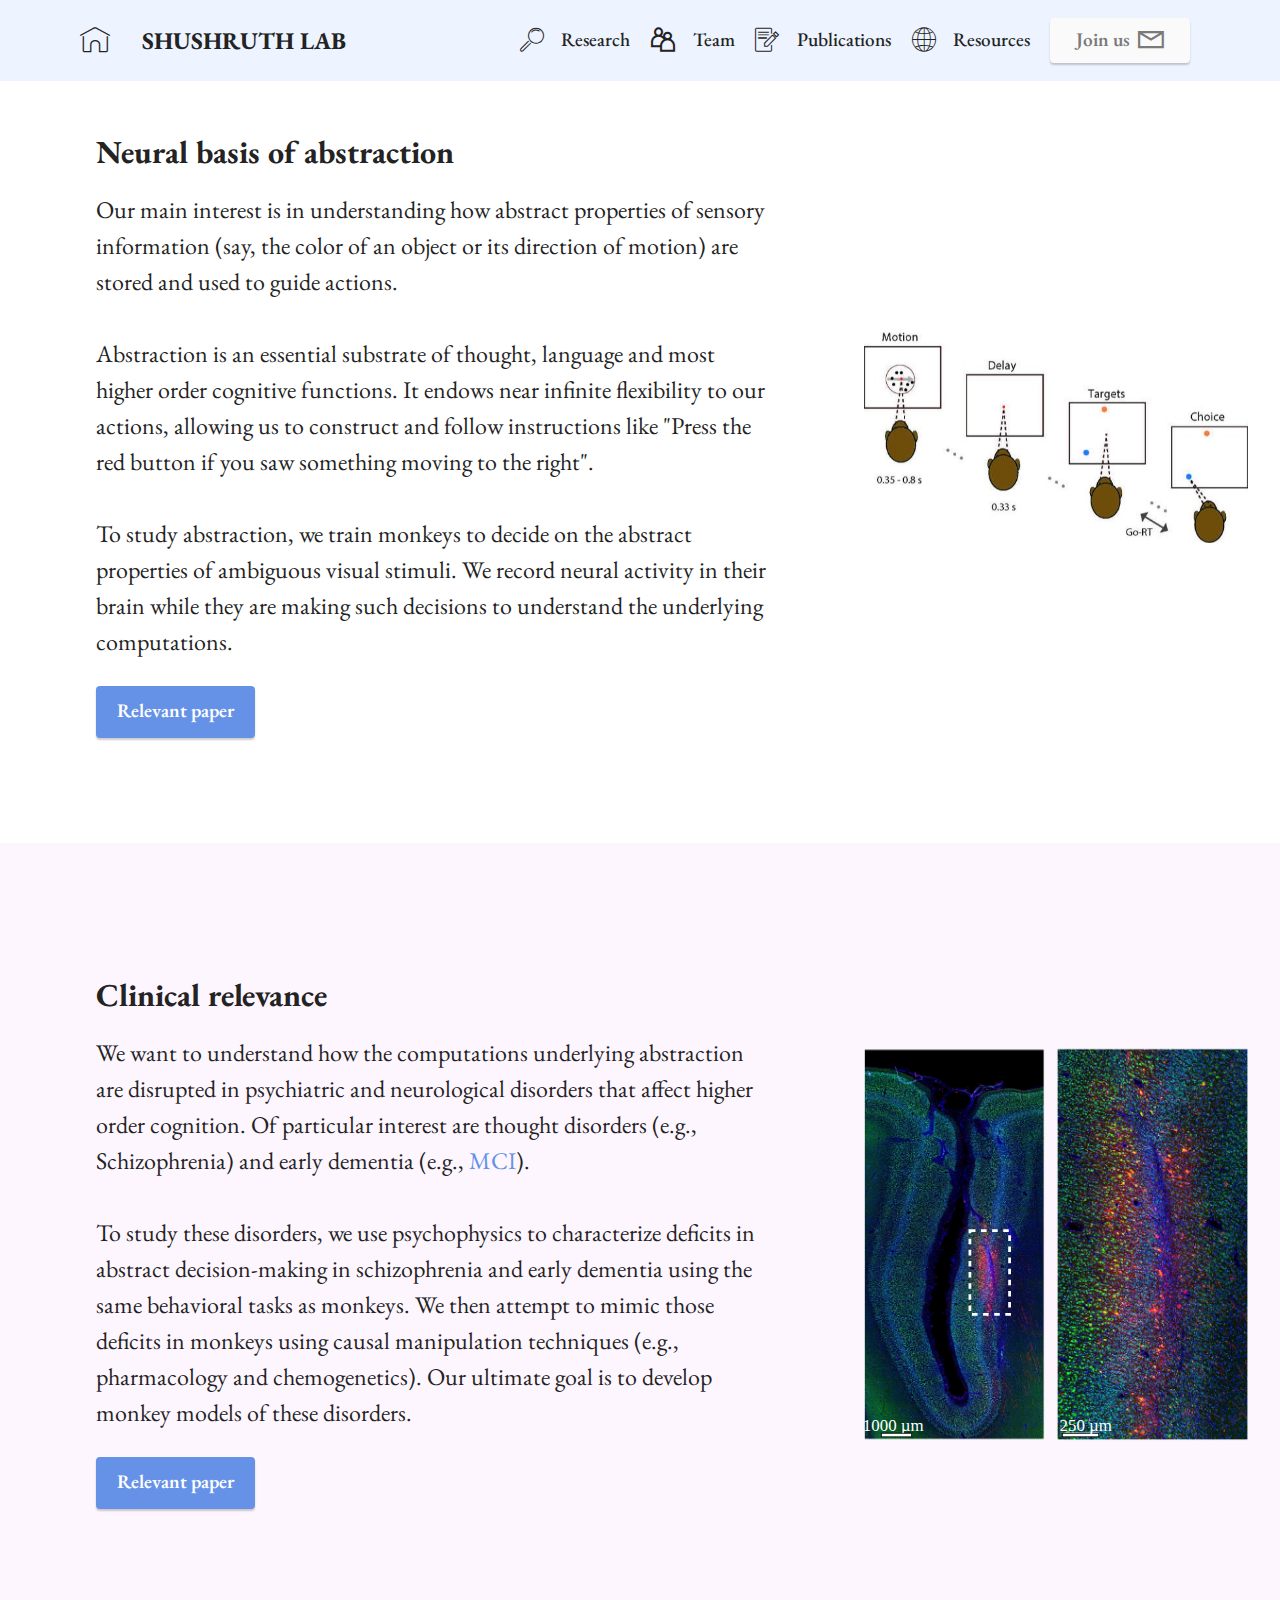
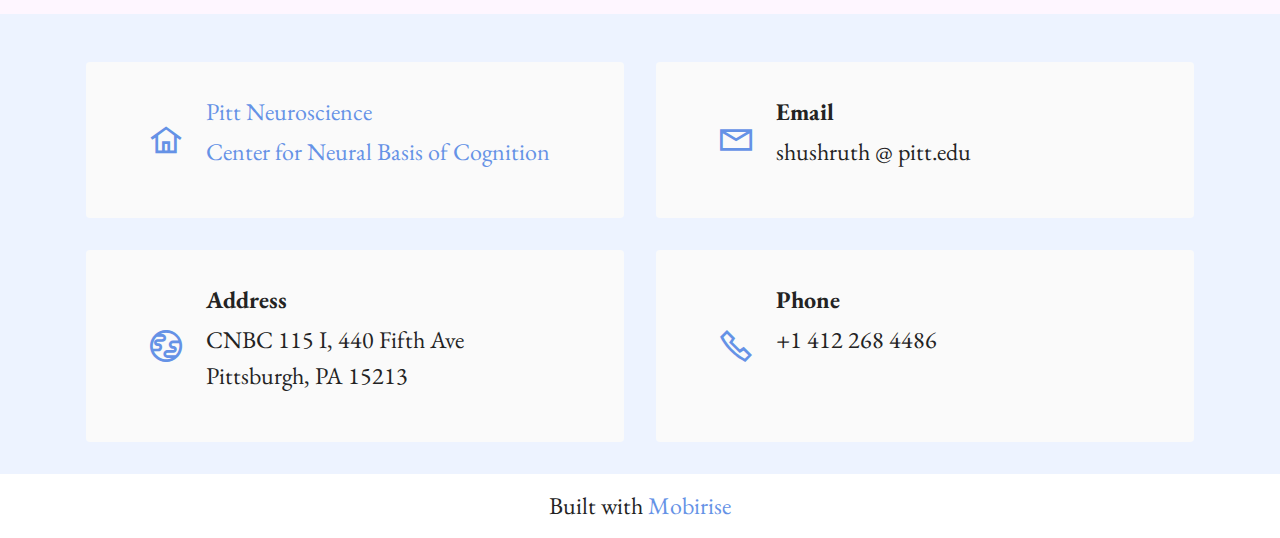
<file: research.html>
<!DOCTYPE html>
<html  >
<head>
  <!-- Google tag (gtag.js) -->
  <script async src="https://www.googletagmanager.com/gtag/js?id=G-5XZCDS8YDV"></script>
  <script>
    window.dataLayer = window.dataLayer || [];
    function gtag(){dataLayer.push(arguments);}
    gtag('js', new Date());

    gtag('config', 'G-5XZCDS8YDV');
  </script>

  <!-- Site made with Mobirise Website Builder v5.6.11, https://mobirise.com -->
  <meta charset="UTF-8">
  <meta http-equiv="X-UA-Compatible" content="IE=edge">
  <meta name="generator" content="Mobirise v5.6.11, mobirise.com">
  <meta name="twitter:card" content="summary_large_image"/>
  <meta name="twitter:image:src" content="">
  <meta property="og:image" content="">
  <meta name="twitter:title" content="Research">
  <meta name="viewport" content="width=device-width, initial-scale=1, minimum-scale=1">
  <link rel="shortcut icon" href="assets/images/00-pinnaclephoto-squarecrop-122x122.jpg" type="image/x-icon">
  <meta name="description" content="">


  <title>Research</title>
  <link rel="stylesheet" href="assets/web/assets/mobirise-icons2/mobirise2.css">
  <link rel="stylesheet" href="assets/web/assets/mobirise-icons/mobirise-icons.css">
  <link rel="stylesheet" href="assets/bootstrap/css/bootstrap.min.css">
  <link rel="stylesheet" href="assets/bootstrap/css/bootstrap-grid.min.css">
  <link rel="stylesheet" href="assets/bootstrap/css/bootstrap-reboot.min.css">
  <link rel="stylesheet" href="assets/dropdown/css/style.css">
  <link rel="stylesheet" href="assets/socicon/css/styles.css">
  <link rel="stylesheet" href="assets/theme/css/style.css">
  <link rel="preload" href="https://fonts.googleapis.com/css?family=EB+Garamond:400,500,600,700,800,400i,500i,600i,700i,800i&display=swap" as="style" onload="this.onload=null;this.rel='stylesheet'">
  <noscript><link rel="stylesheet" href="https://fonts.googleapis.com/css?family=EB+Garamond:400,500,600,700,800,400i,500i,600i,700i,800i&display=swap"></noscript>
  <link rel="preload" as="style" href="assets/mobirise/css/mbr-additional.css"><link rel="stylesheet" href="assets/mobirise/css/mbr-additional.css" type="text/css">




</head>
<body>

  <section data-bs-version="5.1" class="menu cid-tf7aGBLdvF" once="menu" id="menu2-1a">



    <nav class="navbar navbar-expand beta-menu navbar-dropdown align-items-center navbar-fixed-top navbar-toggleable-sm">
        <button class="navbar-toggler navbar-toggler-right" type="button" data-toggle="collapse" data-bs-toggle="collapse" data-target="#navbarSupportedContent" data-bs-target="#navbarSupportedContent" aria-controls="navbarSupportedContent" aria-expanded="false" aria-label="Toggle navigation">
            <div class="hamburger">
                <span></span>
                <span></span>
                <span></span>
                <span></span>
            </div>
        </button>
        <div class="menu-logo">
            <div class="navbar-brand">

                <span class="navbar-caption-wrap"><a class="navbar-caption text-black display-7" href="index.html"><span class="mbri-home mbr-iconfont mbr-iconfont-btn"></span></a><a class="navbar-caption text-black text-primary display-7" href="index.html" style="background-color: transparent; display: inline !important;">SHUSHRUTH LAB</a></span>
            </div>
        </div>
        <div class="collapse navbar-collapse" id="navbarSupportedContent">
            <ul class="navbar-nav nav-dropdown" data-app-modern-menu="true"><li class="nav-item"><a class="nav-link link text-black display-4" href="research.html"><span class="mbri-search mbr-iconfont mbr-iconfont-btn"></span>
                        Research</a></li><li class="nav-item"><a class="nav-link link text-black display-4" href="team.html"><span class="mobi-mbri mobi-mbri-users mbr-iconfont mbr-iconfont-btn"></span>
                        Team</a></li><li class="nav-item"><a class="nav-link link text-black display-4" href="publications.html"><span class="mbri-edit mbr-iconfont mbr-iconfont-btn"></span>
                        Publications</a></li><li class="nav-item"><a class="nav-link link text-black display-4" href="resources.html"><span class="socicon socicon-internet mbr-iconfont mbr-iconfont-btn"></span>
                        Resources</a></li></ul>
            <div class="navbar-buttons mbr-section-btn"><a class="btn btn-sm btn-white display-4" href="positions.html"><span class="mobi-mbri mobi-mbri-letter mbr-iconfont mbr-iconfont-btn"></span>

                    Join us</a></div>
        </div>
    </nav>
</section>

<section data-bs-version="5.1" class="header14 cid-tf7aGAl4tO" id="header14-17">





    <div class="container-fluid">
        <div class="row justify-content-center align-items-center">
            <div class="col-12 col-md-4 image-wrapper">
                <img src="assets/images/doc1-608x333.jpeg" alt="Mobirise Website Builder">
            </div>
            <div class="col-12 col-md">
                <div class="text-wrapper">
                    <h1 class="mbr-section-title mbr-fonts-style mb-3 display-5">
                        <strong>Neural basis of abstraction</strong></h1>
                    <p class="mbr-text mbr-fonts-style display-7">Our main interest is in understanding how abstract properties of sensory information (say, the color of an object or its direction of motion) are stored and used to guide actions.&nbsp;<br><br>Abstraction is an essential substrate of thought, language and most higher order cognitive functions. It endows near infinite flexibility to our actions, allowing us to construct and follow instructions like "Press the red button if you saw something moving to the right".<br><br>To study abstraction, we train monkeys to decide on the abstract properties of ambiguous visual stimuli. We record neural activity in their brain while they are making such decisions to understand the underlying computations.&nbsp;<br></p>
                    <div class="mbr-section-btn mt-3"><a class="btn btn-primary display-4" href="assets/files/Shushruth-ZylberbergShadlen-2022-Sequentialsamplingfrommemoryunderliesactionselectionduringabstractdecision-making.pdf" target="_blank">Relevant paper</a></div>
                </div>
            </div>
        </div>
    </div>
</section>

<section data-bs-version="5.1" class="header14 cid-tiQ6kysDwF" id="header14-1w">





    <div class="container-fluid">
        <div class="row justify-content-center align-items-center">
            <div class="col-12 col-md-4 image-wrapper">
                <img src="assets/images/megadreadd.svg" alt="Mobirise Website Builder">
            </div>
            <div class="col-12 col-md">
                <div class="text-wrapper">
                    <h1 class="mbr-section-title mbr-fonts-style mb-3 display-5">
                        <strong>Clinical relevance</strong></h1>
                    <p class="mbr-text mbr-fonts-style display-7">We want to understand how the computations underlying abstraction are disrupted in psychiatric and neurological disorders that affect higher order cognition. Of particular interest are thought disorders (e.g., Schizophrenia) and early dementia (e.g., <a href="https://www.mayoclinic.org/diseases-conditions/mild-cognitive-impairment/symptoms-causes/syc-20354578" class="text-primary" target="_blank">MCI</a>).&nbsp;<br><br>To study these disorders, we use psychophysics to characterize deficits in abstract decision-making in schizophrenia and early dementia using the same behavioral tasks as monkeys. We then attempt to mimic those deficits in monkeys using causal manipulation techniques (e.g., pharmacology and chemogenetics). Our ultimate goal is to develop monkey models of these disorders.&nbsp;<br></p>
                    <div class="mbr-section-btn mt-3"><a class="btn btn-primary display-4" href="assets/files/Jeurissen-etal.-2022-Deficitsindecision-makinginducedbyparietalco.pdf" target="_blank">Relevant paper</a></div>
                </div>
            </div>
        </div>
    </div>
</section>

<section data-bs-version="5.1" class="contacts2 cid-tf7aGC2r5v" id="contacts2-1b">
    <!---->




    <div class="container">

        <div class="row justify-content-center mt-4">
            <div class="card col-12 col-md-6">
                <div class="card-wrapper">
                    <div class="image-wrapper">
                        <span class="mbr-iconfont mobi-mbri-home mobi-mbri"></span>
                    </div>
                    <div class="text-wrapper">
                        <h6 class="card-title mbr-fonts-style mb-1 display-7">
                            <strong><a href="https://www.neuroscience.pitt.edu/" class="text-primary">Pitt Neuroscience</a></strong></h6>
                        <p class="mbr-text mbr-fonts-style display-7"><strong><a href="https://www.cnbc.cmu.edu/" class="text-primary">Center for Neural Basis of Cognition</a></strong></p>
                    </div>
                </div>
            </div>
            <div class="card col-12 col-md-6">
                <div class="card-wrapper">
                    <div class="image-wrapper">
                        <span class="mbr-iconfont mobi-mbri-letter mobi-mbri"></span>
                    </div>
                    <div class="text-wrapper">
                        <h6 class="card-title mbr-fonts-style mb-1 display-7">
                            <strong>Email</strong>
                        </h6>
                        <p class="mbr-text mbr-fonts-style display-7">shushruth @ pitt.edu</p>
                    </div>
                </div>
            </div>
            <div class="card col-12 col-md-6">
                <div class="card-wrapper">
                    <div class="image-wrapper">
                        <span class="mbr-iconfont mobi-mbri-globe mobi-mbri"></span>
                    </div>
                    <div class="text-wrapper">
                        <h6 class="card-title mbr-fonts-style mb-1 display-7">
                            <strong>Address</strong>
                        </h6>
                        <p class="mbr-text mbr-fonts-style display-7">CNBC 115 I, 440 Fifth Ave<br>Pittsburgh, PA 15213</p>
                    </div>
                </div>
            </div>
            <div class="card col-12 col-md-6">
                <div class="card-wrapper">
                    <div class="image-wrapper">
                        <span class="mbr-iconfont mobi-mbri-phone mobi-mbri"></span>
                    </div>
                    <div class="text-wrapper">
                        <h6 class="card-title mbr-fonts-style mb-1 display-7">
                            <strong>Phone</strong></h6>
                        <p class="mbr-text mbr-fonts-style display-7">+1 412 268 4486
                        </p>
                    </div>
                </div>
            </div>
        </div>
    </div>
</section><section class="display-7" style="padding: 0;align-items: center;justify-content: center;flex-wrap: wrap;    align-content: center;display: flex;position: relative;height: 4rem;"><a href="https://mobiri.se/677567" style="flex: 1 1;height: 4rem;position: absolute;width: 100%;z-index: 1;"><img alt="" style="height: 4rem;" src="[data-uri]"></a><p style="margin: 0;text-align: center;" class="display-7">Built with  &#8204;</p><a style="z-index:1" href="https://mobirise.com/html-builder.html">Mobirise</a></section><script src="assets/bootstrap/js/bootstrap.bundle.min.js"></script>  <script src="assets/smoothscroll/smooth-scroll.js"></script>  <script src="assets/ytplayer/index.js"></script>  <script src="assets/dropdown/js/navbar-dropdown.js"></script>  <script src="assets/theme/js/script.js"></script>


</body>
</html>
</file>
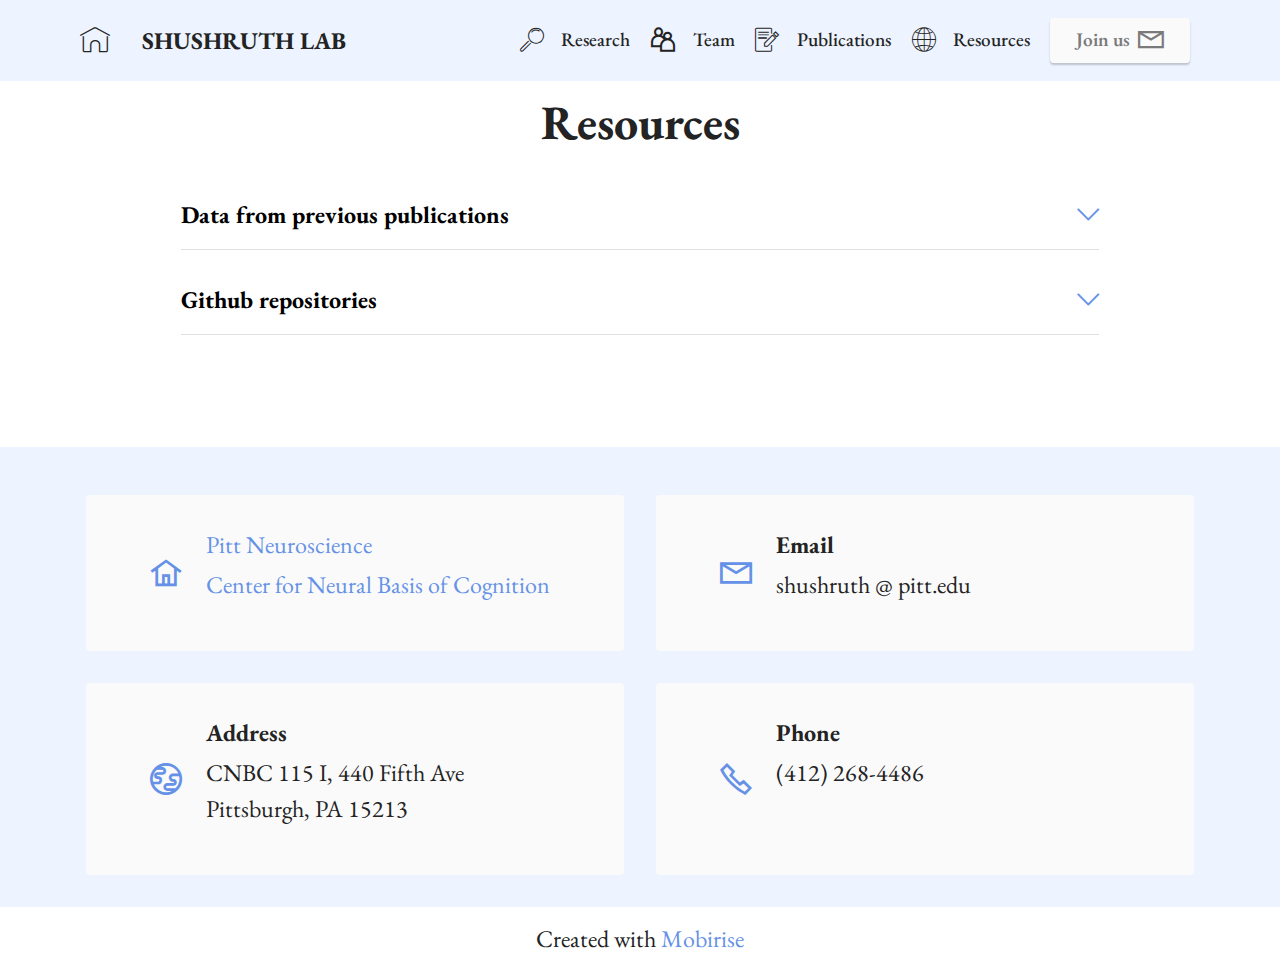
<file: resources.html>
<!DOCTYPE html>
<html  >
<head>
  <!-- Google tag (gtag.js) -->
  <script async src="https://www.googletagmanager.com/gtag/js?id=G-5XZCDS8YDV"></script>
  <script>
    window.dataLayer = window.dataLayer || [];
    function gtag(){dataLayer.push(arguments);}
    gtag('js', new Date());

    gtag('config', 'G-5XZCDS8YDV');
  </script>

  <!-- Site made with Mobirise Website Builder v5.6.11, https://mobirise.com -->
  <meta charset="UTF-8">
  <meta http-equiv="X-UA-Compatible" content="IE=edge">
  <meta name="generator" content="Mobirise v5.6.11, mobirise.com">
  <meta name="twitter:card" content="summary_large_image"/>
  <meta name="twitter:image:src" content="">
  <meta property="og:image" content="">
  <meta name="twitter:title" content="Resources">
  <meta name="viewport" content="width=device-width, initial-scale=1, minimum-scale=1">
  <link rel="shortcut icon" href="assets/images/00-pinnaclephoto-squarecrop-122x122.jpg" type="image/x-icon">
  <meta name="description" content="">


  <title>Resources</title>
  <link rel="stylesheet" href="assets/web/assets/mobirise-icons2/mobirise2.css">
  <link rel="stylesheet" href="assets/web/assets/mobirise-icons/mobirise-icons.css">
  <link rel="stylesheet" href="assets/bootstrap/css/bootstrap.min.css">
  <link rel="stylesheet" href="assets/bootstrap/css/bootstrap-grid.min.css">
  <link rel="stylesheet" href="assets/bootstrap/css/bootstrap-reboot.min.css">
  <link rel="stylesheet" href="assets/dropdown/css/style.css">
  <link rel="stylesheet" href="assets/socicon/css/styles.css">
  <link rel="stylesheet" href="assets/theme/css/style.css">
  <link rel="preload" href="https://fonts.googleapis.com/css?family=EB+Garamond:400,500,600,700,800,400i,500i,600i,700i,800i&display=swap" as="style" onload="this.onload=null;this.rel='stylesheet'">
  <noscript><link rel="stylesheet" href="https://fonts.googleapis.com/css?family=EB+Garamond:400,500,600,700,800,400i,500i,600i,700i,800i&display=swap"></noscript>
  <link rel="preload" as="style" href="assets/mobirise/css/mbr-additional.css"><link rel="stylesheet" href="assets/mobirise/css/mbr-additional.css" type="text/css">




</head>
<body>

  <section data-bs-version="5.1" class="menu cid-tf7aMeChUZ" once="menu" id="menu2-1s">



    <nav class="navbar navbar-expand beta-menu navbar-dropdown align-items-center navbar-fixed-top navbar-toggleable-sm">
        <button class="navbar-toggler navbar-toggler-right" type="button" data-toggle="collapse" data-bs-toggle="collapse" data-target="#navbarSupportedContent" data-bs-target="#navbarSupportedContent" aria-controls="navbarSupportedContent" aria-expanded="false" aria-label="Toggle navigation">
            <div class="hamburger">
                <span></span>
                <span></span>
                <span></span>
                <span></span>
            </div>
        </button>
        <div class="menu-logo">
            <div class="navbar-brand">

                <span class="navbar-caption-wrap"><a class="navbar-caption text-black display-7" href="index.html"><span class="mbri-home mbr-iconfont mbr-iconfont-btn"></span></a><a class="navbar-caption text-black text-primary display-7" href="index.html" style="background-color: transparent; display: inline !important;">SHUSHRUTH LAB</a></span>
            </div>
        </div>
        <div class="collapse navbar-collapse" id="navbarSupportedContent">
            <ul class="navbar-nav nav-dropdown" data-app-modern-menu="true"><li class="nav-item"><a class="nav-link link text-black display-4" href="research.html"><span class="mbri-search mbr-iconfont mbr-iconfont-btn"></span>
                        Research</a></li><li class="nav-item"><a class="nav-link link text-black display-4" href="team.html"><span class="mobi-mbri mobi-mbri-users mbr-iconfont mbr-iconfont-btn"></span>
                        Team</a></li><li class="nav-item"><a class="nav-link link text-black display-4" href="publications.html"><span class="mbri-edit mbr-iconfont mbr-iconfont-btn"></span>
                        Publications</a></li><li class="nav-item"><a class="nav-link link text-black display-4" href="resources.html"><span class="socicon socicon-internet mbr-iconfont mbr-iconfont-btn"></span>
                        Resources</a></li></ul>
            <div class="navbar-buttons mbr-section-btn"><a class="btn btn-sm btn-white display-4" href="positions.html"><span class="mobi-mbri mobi-mbri-letter mbr-iconfont mbr-iconfont-btn"></span>

                    Join us</a></div>
        </div>
    </nav>
</section>

<section data-bs-version="5.1" class="content16 cid-tf7smdCaOP" id="content16-1u">





    <div class="container">
        <div class="row justify-content-center">
            <div class="col-12 col-md-10">
                <div class="mbr-section-head align-center mb-4">
                    <h3 class="mbr-section-title mb-0 mbr-fonts-style display-2">
                        <strong>Resources</strong></h3>

                </div>
                <div id="bootstrap-accordion_6" class="panel-group accordionStyles accordion" role="tablist" aria-multiselectable="true">
                    <div class="card mb-3">
                        <div class="card-header" role="tab" id="headingOne">
                            <a role="button" class="panel-title collapsed" data-toggle="collapse" data-bs-toggle="collapse" data-core="" href="#collapse1_6" aria-expanded="false" aria-controls="collapse1">
                                <h6 class="panel-title-edit mbr-fonts-style mb-0 display-7"><strong>Data from previous publications</strong></h6>
                                <span class="sign mbr-iconfont mbri-arrow-down"></span>
                            </a>
                        </div>
                        <div id="collapse1_6" class="panel-collapse noScroll collapse" role="tabpanel" aria-labelledby="headingOne" data-parent="#accordion" data-bs-parent="#bootstrap-accordion_6">
                            <div class="panel-body">
                                <p class="mbr-fonts-style panel-text display-4">Coming soon</p>
                            </div>
                        </div>
                    </div>
                    <div class="card mb-3">
                        <div class="card-header" role="tab" id="headingOne">
                            <a role="button" class="panel-title collapsed" data-toggle="collapse" data-bs-toggle="collapse" data-core="" href="#collapse2_6" aria-expanded="false" aria-controls="collapse2">
                                <h6 class="panel-title-edit mbr-fonts-style mb-0 display-7"><strong>Github repositories</strong></h6>
                                <span class="sign mbr-iconfont mbri-arrow-down"></span>
                            </a>
                        </div>
                        <div id="collapse2_6" class="panel-collapse noScroll collapse" role="tabpanel" aria-labelledby="headingOne" data-parent="#accordion" data-bs-parent="#bootstrap-accordion_6">
                            <div class="panel-body">
                                <p class="mbr-fonts-style panel-text display-4">
                                    Coming soon</p>
                            </div>
                        </div>
                    </div>




                </div>
            </div>
        </div>
    </div>
</section>

<section data-bs-version="5.1" class="contacts2 cid-tf7aMeVnEp" id="contacts2-1t">
    <!---->




    <div class="container">

        <div class="row justify-content-center mt-4">
            <div class="card col-12 col-md-6">
                <div class="card-wrapper">
                    <div class="image-wrapper">
                        <span class="mbr-iconfont mobi-mbri-home mobi-mbri"></span>
                    </div>
                    <div class="text-wrapper">
                        <h6 class="card-title mbr-fonts-style mb-1 display-7">
                            <strong><a href="https://www.neuroscience.pitt.edu/" class="text-primary">Pitt Neuroscience</a></strong></h6>
                        <p class="mbr-text mbr-fonts-style display-7"><strong><a href="https://www.cnbc.cmu.edu/" class="text-primary">Center for Neural Basis of Cognition</a></strong></p>
                    </div>
                </div>
            </div>
            <div class="card col-12 col-md-6">
                <div class="card-wrapper">
                    <div class="image-wrapper">
                        <span class="mbr-iconfont mobi-mbri-letter mobi-mbri"></span>
                    </div>
                    <div class="text-wrapper">
                        <h6 class="card-title mbr-fonts-style mb-1 display-7">
                            <strong>Email</strong>
                        </h6>
                        <p class="mbr-text mbr-fonts-style display-7">shushruth @ pitt.edu</p>
                    </div>
                </div>
            </div>
            <div class="card col-12 col-md-6">
                <div class="card-wrapper">
                    <div class="image-wrapper">
                        <span class="mbr-iconfont mobi-mbri-globe mobi-mbri"></span>
                    </div>
                    <div class="text-wrapper">
                        <h6 class="card-title mbr-fonts-style mb-1 display-7">
                            <strong>Address</strong>
                        </h6>
                        <p class="mbr-text mbr-fonts-style display-7">CNBC 115 I, 440 Fifth Ave<br>Pittsburgh, PA 15213</p>
                    </div>
                </div>
            </div>
            <div class="card col-12 col-md-6">
                <div class="card-wrapper">
                    <div class="image-wrapper">
                        <span class="mbr-iconfont mobi-mbri-phone mobi-mbri"></span>
                    </div>
                    <div class="text-wrapper">
                        <h6 class="card-title mbr-fonts-style mb-1 display-7">
                            <strong>Phone</strong></h6>
                        <p class="mbr-text mbr-fonts-style display-7">
                            (412) 268-4486
                        </p>
                    </div>
                </div>
            </div>
        </div>
    </div>
</section><section class="display-7" style="padding: 0;align-items: center;justify-content: center;flex-wrap: wrap;    align-content: center;display: flex;position: relative;height: 4rem;"><a href="https://mobiri.se/677567" style="flex: 1 1;height: 4rem;position: absolute;width: 100%;z-index: 1;"><img alt="" style="height: 4rem;" src="[data-uri]"></a><p style="margin: 0;text-align: center;" class="display-7">Created with  &#8204;</p><a style="z-index:1" href="https://mobirise.com/offline-website-builder.html">Mobirise</a></section><script src="assets/bootstrap/js/bootstrap.bundle.min.js"></script>  <script src="assets/smoothscroll/smooth-scroll.js"></script>  <script src="assets/ytplayer/index.js"></script>  <script src="assets/mbr-switch-arrow/mbr-switch-arrow.js"></script>  <script src="assets/dropdown/js/navbar-dropdown.js"></script>  <script src="assets/theme/js/script.js"></script>


</body>
</html>
</file>
<file: assets/web/assets/mobirise-icons2/mobirise2.css>
@font-face {
  font-family: 'Moririse2';
  font-display: swap;
  src:  url('mobirise2.eot?f2bix4');
  src:  url('mobirise2.eot?f2bix4#iefix') format('embedded-opentype'),
    url('mobirise2.ttf?f2bix4') format('truetype'),
    url('mobirise2.woff?f2bix4') format('woff'),
    url('mobirise2.svg?f2bix4#mobirise2') format('svg');
  font-weight: normal;
  font-style: normal;
}

[class^="mobi-"], [class*=" mobi-"] {
  /* use !important to prevent issues with browser extensions that change fonts */
  font-family: 'Moririse2' !important;
  speak: none;
  font-style: normal;
  font-weight: normal;
  font-variant: normal;
  text-transform: none;
  line-height: 1;

  /* Better Font Rendering =========== */
  -webkit-font-smoothing: antialiased;
  -moz-osx-font-smoothing: grayscale;
}

.mobi-mbri-add-submenu:before {
  content: "\e900";
}
.mobi-mbri-alert:before {
  content: "\e901";
}
.mobi-mbri-align-center:before {
  content: "\e902";
}
.mobi-mbri-align-justify:before {
  content: "\e903";
}
.mobi-mbri-align-left:before {
  content: "\e904";
}
.mobi-mbri-align-right:before {
  content: "\e905";
}
.mobi-mbri-android:before {
  content: "\e906";
}
.mobi-mbri-apple:before {
  content: "\e907";
}
.mobi-mbri-arrow-down:before {
  content: "\e908";
}
.mobi-mbri-arrow-next:before {
  content: "\e909";
}
.mobi-mbri-arrow-prev:before {
  content: "\e90a";
}
.mobi-mbri-arrow-up:before {
  content: "\e90b";
}
.mobi-mbri-bold:before {
  content: "\e90c";
}
.mobi-mbri-bookmark:before {
  content: "\e90d";
}
.mobi-mbri-bootstrap:before {
  content: "\e90e";
}
.mobi-mbri-briefcase:before {
  content: "\e90f";
}
.mobi-mbri-browse:before {
  content: "\e910";
}
.mobi-mbri-bulleted-list:before {
  content: "\e911";
}
.mobi-mbri-calendar:before {
  content: "\e912";
}
.mobi-mbri-camera:before {
  content: "\e913";
}
.mobi-mbri-cart-add:before {
  content: "\e914";
}
.mobi-mbri-cart-full:before {
  content: "\e915";
}
.mobi-mbri-cash:before {
  content: "\e916";
}
.mobi-mbri-change-style:before {
  content: "\e917";
}
.mobi-mbri-chat:before {
  content: "\e918";
}
.mobi-mbri-clock:before {
  content: "\e919";
}
.mobi-mbri-close:before {
  content: "\e91a";
}
.mobi-mbri-cloud:before {
  content: "\e91b";
}
.mobi-mbri-code:before {
  content: "\e91c";
}
.mobi-mbri-contact-form:before {
  content: "\e91d";
}
.mobi-mbri-credit-card:before {
  content: "\e91e";
}
.mobi-mbri-cursor-click:before {
  content: "\e91f";
}
.mobi-mbri-cust-feedback:before {
  content: "\e920";
}
.mobi-mbri-database:before {
  content: "\e921";
}
.mobi-mbri-delivery:before {
  content: "\e922";
}
.mobi-mbri-desktop:before {
  content: "\e923";
}
.mobi-mbri-devices:before {
  content: "\e924";
}
.mobi-mbri-down:before {
  content: "\e925";
}
.mobi-mbri-download-2:before {
  content: "\e926";
}
.mobi-mbri-download:before {
  content: "\e927";
}
.mobi-mbri-drag-n-drop-2:before {
  content: "\e928";
}
.mobi-mbri-drag-n-drop:before {
  content: "\e929";
}
.mobi-mbri-edit-2:before {
  content: "\e92a";
}
.mobi-mbri-edit:before {
  content: "\e92b";
}
.mobi-mbri-error:before {
  content: "\e92c";
}
.mobi-mbri-extension:before {
  content: "\e92d";
}
.mobi-mbri-features:before {
  content: "\e92e";
}
.mobi-mbri-file:before {
  content: "\e92f";
}
.mobi-mbri-flag:before {
  content: "\e930";
}
.mobi-mbri-folder:before {
  content: "\e931";
}
.mobi-mbri-gift:before {
  content: "\e932";
}
.mobi-mbri-github:before {
  content: "\e933";
}
.mobi-mbri-globe-2:before {
  content: "\e934";
}
.mobi-mbri-globe:before {
  content: "\e935";
}
.mobi-mbri-growing-chart:before {
  content: "\e936";
}
.mobi-mbri-hearth:before {
  content: "\e937";
}
.mobi-mbri-help:before {
  content: "\e938";
}
.mobi-mbri-home:before {
  content: "\e939";
}
.mobi-mbri-hot-cup:before {
  content: "\e93a";
}
.mobi-mbri-idea:before {
  content: "\e93b";
}
.mobi-mbri-image-gallery:before {
  content: "\e93c";
}
.mobi-mbri-image-slider:before {
  content: "\e93d";
}
.mobi-mbri-info:before {
  content: "\e93e";
}
.mobi-mbri-italic:before {
  content: "\e93f";
}
.mobi-mbri-key:before {
  content: "\e940";
}
.mobi-mbri-laptop:before {
  content: "\e941";
}
.mobi-mbri-layers:before {
  content: "\e942";
}
.mobi-mbri-left-right:before {
  content: "\e943";
}
.mobi-mbri-left:before {
  content: "\e944";
}
.mobi-mbri-letter:before {
  content: "\e945";
}
.mobi-mbri-like:before {
  content: "\e946";
}
.mobi-mbri-link:before {
  content: "\e947";
}
.mobi-mbri-lock:before {
  content: "\e948";
}
.mobi-mbri-login:before {
  content: "\e949";
}
.mobi-mbri-logout:before {
  content: "\e94a";
}
.mobi-mbri-magic-stick:before {
  content: "\e94b";
}
.mobi-mbri-map-pin:before {
  content: "\e94c";
}
.mobi-mbri-menu:before {
  content: "\e94d";
}
.mobi-mbri-mobile-2:before {
  content: "\e94e";
}
.mobi-mbri-mobile-horizontal:before {
  content: "\e94f";
}
.mobi-mbri-mobile:before {
  content: "\e950";
}
.mobi-mbri-mobirise:before {
  content: "\e951";
}
.mobi-mbri-more-horizontal:before {
  content: "\e952";
}
.mobi-mbri-more-vertical:before {
  content: "\e953";
}
.mobi-mbri-music:before {
  content: "\e954";
}
.mobi-mbri-new-file:before {
  content: "\e955";
}
.mobi-mbri-numbered-list:before {
  content: "\e956";
}
.mobi-mbri-opened-folder:before {
  content: "\e957";
}
.mobi-mbri-pages:before {
  content: "\e958";
}
.mobi-mbri-paper-plane:before {
  content: "\e959";
}
.mobi-mbri-paperclip:before {
  content: "\e95a";
}
.mobi-mbri-phone:before {
  content: "\e95b";
}
.mobi-mbri-photo:before {
  content: "\e95c";
}
.mobi-mbri-photos:before {
  content: "\e95d";
}
.mobi-mbri-pin:before {
  content: "\e95e";
}
.mobi-mbri-play:before {
  content: "\e95f";
}
.mobi-mbri-plus:before {
  content: "\e960";
}
.mobi-mbri-preview:before {
  content: "\e961";
}
.mobi-mbri-print:before {
  content: "\e962";
}
.mobi-mbri-protect:before {
  content: "\e963";
}
.mobi-mbri-question:before {
  content: "\e964";
}
.mobi-mbri-quote-left:before {
  content: "\e965";
}
.mobi-mbri-quote-right:before {
  content: "\e966";
}
.mobi-mbri-redo:before {
  content: "\e967";
}
.mobi-mbri-refresh:before {
  content: "\e968";
}
.mobi-mbri-responsive-2:before {
  content: "\e969";
}
.mobi-mbri-responsive:before {
  content: "\e96a";
}
.mobi-mbri-right:before {
  content: "\e96b";
}
.mobi-mbri-rocket:before {
  content: "\e96c";
}
.mobi-mbri-sad-face:before {
  content: "\e96d";
}
.mobi-mbri-sale:before {
  content: "\e96e";
}
.mobi-mbri-save:before {
  content: "\e96f";
}
.mobi-mbri-search:before {
  content: "\e970";
}
.mobi-mbri-setting-2:before {
  content: "\e971";
}
.mobi-mbri-setting-3:before {
  content: "\e972";
}
.mobi-mbri-setting:before {
  content: "\e973";
}
.mobi-mbri-share:before {
  content: "\e974";
}
.mobi-mbri-shopping-bag:before {
  content: "\e975";
}
.mobi-mbri-shopping-basket:before {
  content: "\e976";
}
.mobi-mbri-shopping-cart:before {
  content: "\e977";
}
.mobi-mbri-sites:before {
  content: "\e978";
}
.mobi-mbri-smile-face:before {
  content: "\e979";
}
.mobi-mbri-speed:before {
  content: "\e97a";
}
.mobi-mbri-star:before {
  content: "\e97b";
}
.mobi-mbri-success:before {
  content: "\e97c";
}
.mobi-mbri-sun:before {
  content: "\e97d";
}
.mobi-mbri-sun2:before {
  content: "\e97e";
}
.mobi-mbri-tablet-vertical:before {
  content: "\e97f";
}
.mobi-mbri-tablet:before {
  content: "\e980";
}
.mobi-mbri-target:before {
  content: "\e981";
}
.mobi-mbri-timer:before {
  content: "\e982";
}
.mobi-mbri-to-ftp:before {
  content: "\e983";
}
.mobi-mbri-to-local-drive:before {
  content: "\e984";
}
.mobi-mbri-touch-swipe:before {
  content: "\e985";
}
.mobi-mbri-touch:before {
  content: "\e986";
}
.mobi-mbri-trash:before {
  content: "\e987";
}
.mobi-mbri-underline:before {
  content: "\e988";
}
.mobi-mbri-undo:before {
  content: "\e989";
}
.mobi-mbri-unlink:before {
  content: "\e98a";
}
.mobi-mbri-unlock:before {
  content: "\e98b";
}
.mobi-mbri-up-down:before {
  content: "\e98c";
}
.mobi-mbri-up:before {
  content: "\e98d";
}
.mobi-mbri-update:before {
  content: "\e98e";
}
.mobi-mbri-upload-2:before {
  content: "\e98f";
}
.mobi-mbri-upload:before {
  content: "\e990";
}
.mobi-mbri-user-2:before {
  content: "\e991";
}
.mobi-mbri-user:before {
  content: "\e992";
}
.mobi-mbri-users:before {
  content: "\e993";
}
.mobi-mbri-video-play:before {
  content: "\e994";
}
.mobi-mbri-video:before {
  content: "\e995";
}
.mobi-mbri-watch:before {
  content: "\e996";
}
.mobi-mbri-website-theme-2:before {
  content: "\e997";
}
.mobi-mbri-website-theme:before {
  content: "\e998";
}
.mobi-mbri-wifi:before {
  content: "\e999";
}
.mobi-mbri-windows:before {
  content: "\e99a";
}
.mobi-mbri-zoom-in:before {
  content: "\e99b";
}
.mobi-mbri-zoom-out:before {
  content: "\e99c";
}
</file>
<file: assets/web/assets/mobirise-icons/mobirise-icons.css>
@font-face {
  font-family: 'MobiriseIcons';
  src:  url('mobirise-icons.eot?spat4u');
  src:  url('mobirise-icons.eot?spat4u#iefix') format('embedded-opentype'),
    url('mobirise-icons.ttf?spat4u') format('truetype'),
    url('mobirise-icons.woff?spat4u') format('woff'),
    url('mobirise-icons.svg?spat4u#MobiriseIcons') format('svg');
  font-weight: normal;
  font-style: normal;
  font-display: swap;
}

[class^="mbri-"], [class*=" mbri-"] {
  /* use !important to prevent issues with browser extensions that change fonts */
  font-family: MobiriseIcons !important;
  speak: none;
  font-style: normal;
  font-weight: normal;
  font-variant: normal;
  text-transform: none;
  line-height: 1;

  /* Better Font Rendering =========== */
  -webkit-font-smoothing: antialiased;
  -moz-osx-font-smoothing: grayscale;
}

.mbri-add-submenu:before {
  content: "\e900";
}
.mbri-alert:before {
  content: "\e901";
}
.mbri-align-center:before {
  content: "\e902";
}
.mbri-align-justify:before {
  content: "\e903";
}
.mbri-align-left:before {
  content: "\e904";
}
.mbri-align-right:before {
  content: "\e905";
}
.mbri-android:before {
  content: "\e906";
}
.mbri-apple:before {
  content: "\e907";
}
.mbri-arrow-down:before {
  content: "\e908";
}
.mbri-arrow-next:before {
  content: "\e909";
}
.mbri-arrow-prev:before {
  content: "\e90a";
}
.mbri-arrow-up:before {
  content: "\e90b";
}
.mbri-bold:before {
  content: "\e90c";
}
.mbri-bookmark:before {
  content: "\e90d";
}
.mbri-bootstrap:before {
  content: "\e90e";
}
.mbri-briefcase:before {
  content: "\e90f";
}
.mbri-browse:before {
  content: "\e910";
}
.mbri-bulleted-list:before {
  content: "\e911";
}
.mbri-calendar:before {
  content: "\e912";
}
.mbri-camera:before {
  content: "\e913";
}
.mbri-cart-add:before {
  content: "\e914";
}
.mbri-cart-full:before {
  content: "\e915";
}
.mbri-cash:before {
  content: "\e916";
}
.mbri-change-style:before {
  content: "\e917";
}
.mbri-chat:before {
  content: "\e918";
}
.mbri-clock:before {
  content: "\e919";
}
.mbri-close:before {
  content: "\e91a";
}
.mbri-cloud:before {
  content: "\e91b";
}
.mbri-code:before {
  content: "\e91c";
}
.mbri-contact-form:before {
  content: "\e91d";
}
.mbri-credit-card:before {
  content: "\e91e";
}
.mbri-cursor-click:before {
  content: "\e91f";
}
.mbri-cust-feedback:before {
  content: "\e920";
}
.mbri-database:before {
  content: "\e921";
}
.mbri-delivery:before {
  content: "\e922";
}
.mbri-desktop:before {
  content: "\e923";
}
.mbri-devices:before {
  content: "\e924";
}
.mbri-down:before {
  content: "\e925";
}
.mbri-download:before {
  content: "\e989";
}
.mbri-drag-n-drop:before {
  content: "\e927";
}
.mbri-drag-n-drop2:before {
  content: "\e928";
}
.mbri-edit:before {
  content: "\e929";
}
.mbri-edit2:before {
  content: "\e92a";
}
.mbri-error:before {
  content: "\e92b";
}
.mbri-extension:before {
  content: "\e92c";
}
.mbri-features:before {
  content: "\e92d";
}
.mbri-file:before {
  content: "\e92e";
}
.mbri-flag:before {
  content: "\e92f";
}
.mbri-folder:before {
  content: "\e930";
}
.mbri-gift:before {
  content: "\e931";
}
.mbri-github:before {
  content: "\e932";
}
.mbri-globe:before {
  content: "\e933";
}
.mbri-globe-2:before {
  content: "\e934";
}
.mbri-growing-chart:before {
  content: "\e935";
}
.mbri-hearth:before {
  content: "\e936";
}
.mbri-help:before {
  content: "\e937";
}
.mbri-home:before {
  content: "\e938";
}
.mbri-hot-cup:before {
  content: "\e939";
}
.mbri-idea:before {
  content: "\e93a";
}
.mbri-image-gallery:before {
  content: "\e93b";
}
.mbri-image-slider:before {
  content: "\e93c";
}
.mbri-info:before {
  content: "\e93d";
}
.mbri-italic:before {
  content: "\e93e";
}
.mbri-key:before {
  content: "\e93f";
}
.mbri-laptop:before {
  content: "\e940";
}
.mbri-layers:before {
  content: "\e941";
}
.mbri-left-right:before {
  content: "\e942";
}
.mbri-left:before {
  content: "\e943";
}
.mbri-letter:before {
  content: "\e944";
}
.mbri-like:before {
  content: "\e945";
}
.mbri-link:before {
  content: "\e946";
}
.mbri-lock:before {
  content: "\e947";
}
.mbri-login:before {
  content: "\e948";
}
.mbri-logout:before {
  content: "\e949";
}
.mbri-magic-stick:before {
  content: "\e94a";
}
.mbri-map-pin:before {
  content: "\e94b";
}
.mbri-menu:before {
  content: "\e94c";
}
.mbri-mobile:before {
  content: "\e94d";
}
.mbri-mobile2:before {
  content: "\e94e";
}
.mbri-mobirise:before {
  content: "\e94f";
}
.mbri-more-horizontal:before {
  content: "\e950";
}
.mbri-more-vertical:before {
  content: "\e951";
}
.mbri-music:before {
  content: "\e952";
}
.mbri-new-file:before {
  content: "\e953";
}
.mbri-numbered-list:before {
  content: "\e954";
}
.mbri-opened-folder:before {
  content: "\e955";
}
.mbri-pages:before {
  content: "\e956";
}
.mbri-paper-plane:before {
  content: "\e957";
}
.mbri-paperclip:before {
  content: "\e958";
}
.mbri-photo:before {
  content: "\e959";
}
.mbri-photos:before {
  content: "\e95a";
}
.mbri-pin:before {
  content: "\e95b";
}
.mbri-play:before {
  content: "\e95c";
}
.mbri-plus:before {
  content: "\e95d";
}
.mbri-preview:before {
  content: "\e95e";
}
.mbri-print:before {
  content: "\e95f";
}
.mbri-protect:before {
  content: "\e960";
}
.mbri-question:before {
  content: "\e961";
}
.mbri-quote-left:before {
  content: "\e962";
}
.mbri-quote-right:before {
  content: "\e963";
}
.mbri-refresh:before {
  content: "\e964";
}
.mbri-responsive:before {
  content: "\e965";
}
.mbri-right:before {
  content: "\e966";
}
.mbri-rocket:before {
  content: "\e967";
}
.mbri-sad-face:before {
  content: "\e968";
}
.mbri-sale:before {
  content: "\e969";
}
.mbri-save:before {
  content: "\e96a";
}
.mbri-search:before {
  content: "\e96b";
}
.mbri-setting:before {
  content: "\e96c";
}
.mbri-setting2:before {
  content: "\e96d";
}
.mbri-setting3:before {
  content: "\e96e";
}
.mbri-share:before {
  content: "\e96f";
}
.mbri-shopping-bag:before {
  content: "\e970";
}
.mbri-shopping-basket:before {
  content: "\e971";
}
.mbri-shopping-cart:before {
  content: "\e972";
}
.mbri-sites:before {
  content: "\e973";
}
.mbri-smile-face:before {
  content: "\e974";
}
.mbri-speed:before {
  content: "\e975";
}
.mbri-star:before {
  content: "\e976";
}
.mbri-success:before {
  content: "\e977";
}
.mbri-sun:before {
  content: "\e978";
}
.mbri-sun2:before {
  content: "\e979";
}
.mbri-tablet:before {
  content: "\e97a";
}
.mbri-tablet-vertical:before {
  content: "\e97b";
}
.mbri-target:before {
  content: "\e97c";
}
.mbri-timer:before {
  content: "\e97d";
}
.mbri-to-ftp:before {
  content: "\e97e";
}
.mbri-to-local-drive:before {
  content: "\e97f";
}
.mbri-touch-swipe:before {
  content: "\e980";
}
.mbri-touch:before {
  content: "\e981";
}
.mbri-trash:before {
  content: "\e982";
}
.mbri-underline:before {
  content: "\e983";
}
.mbri-unlink:before {
  content: "\e984";
}
.mbri-unlock:before {
  content: "\e985";
}
.mbri-up-down:before {
  content: "\e986";
}
.mbri-up:before {
  content: "\e987";
}
.mbri-update:before {
  content: "\e988";
}
.mbri-upload:before {
 content: "\e926"; 
}
.mbri-user:before {
  content: "\e98a";
}
.mbri-user2:before {
  content: "\e98b";
}
.mbri-users:before {
  content: "\e98c";
}
.mbri-video:before {
  content: "\e98d";
}
.mbri-video-play:before {
  content: "\e98e";
}
.mbri-watch:before {
  content: "\e98f";
}
.mbri-website-theme:before {
  content: "\e990";
}
.mbri-wifi:before {
  content: "\e991";
}
.mbri-windows:before {
  content: "\e992";
}
.mbri-zoom-out:before {
  content: "\e993";
}
.mbri-redo:before {
  content: "\e994";
}
.mbri-undo:before {
  content: "\e995";
}
</file>
<file: assets/dropdown/css/style.css>
.navbar-dropdown {
  left: 0;
  padding: 0;
  position: absolute;
  right: 0;
  top: 0;
  transition: all 0.45s ease;
  z-index: 1030;
  background: #282828; }
  .navbar-dropdown .navbar-logo {
    margin-right: 0.8rem;
    transition: margin 0.3s ease-in-out;
    vertical-align: middle; }
    .navbar-dropdown .navbar-logo img {
      height: 3.125rem;
      transition: all 0.3s ease-in-out; }
    .navbar-dropdown .navbar-logo.mbr-iconfont {
      font-size: 3.125rem;
      line-height: 3.125rem; }
  .navbar-dropdown .navbar-caption {
    font-weight: 700;
    white-space: normal;
    vertical-align: -4px;
    line-height: 3.125rem !important; }
    .navbar-dropdown .navbar-caption, .navbar-dropdown .navbar-caption:hover {
      color: inherit;
      text-decoration: none; }
  .navbar-dropdown .mbr-iconfont + .navbar-caption {
    vertical-align: -1px; }
  .navbar-dropdown.navbar-fixed-top {
    position: fixed; }
  .navbar-dropdown .navbar-brand span {
    vertical-align: -4px; }
  .navbar-dropdown.bg-color.transparent {
    background: none; }
  .navbar-dropdown.navbar-short .navbar-brand {
    padding: 0.625rem 0; }
    .navbar-dropdown.navbar-short .navbar-brand span {
      vertical-align: -1px; }
  .navbar-dropdown.navbar-short .navbar-caption {
    line-height: 2.375rem !important;
    vertical-align: -2px; }
  .navbar-dropdown.navbar-short .navbar-logo {
    margin-right: 0.5rem; }
    .navbar-dropdown.navbar-short .navbar-logo img {
      height: 2.375rem; }
    .navbar-dropdown.navbar-short .navbar-logo.mbr-iconfont {
      font-size: 2.375rem;
      line-height: 2.375rem; }
  .navbar-dropdown.navbar-short .mbr-table-cell {
    height: 3.625rem; }
  .navbar-dropdown .navbar-close {
    left: 0.6875rem;
    position: fixed;
    top: 0.75rem;
    z-index: 1000; }
  .navbar-dropdown .hamburger-icon {
    content: "";
    display: inline-block;
    vertical-align: middle;
    width: 16px;
    -webkit-box-shadow: 0 -6px 0 1px #282828,0 0 0 1px #282828,0 6px 0 1px #282828;
    -moz-box-shadow: 0 -6px 0 1px #282828,0 0 0 1px #282828,0 6px 0 1px #282828;
    box-shadow: 0 -6px 0 1px #282828,0 0 0 1px #282828,0 6px 0 1px #282828; }

.dropdown-menu .dropdown-toggle[data-toggle="dropdown-submenu"]::after {
  border-bottom: 0.35em solid transparent;
  border-left: 0.35em solid;
  border-right: 0;
  border-top: 0.35em solid transparent;
  margin-left: 0.3rem; }

.dropdown-menu .dropdown-item:focus {
  outline: 0; }

.nav-dropdown {
  font-size: 0.75rem;
  font-weight: 500;
  height: auto !important; }
  .nav-dropdown .nav-btn {
    padding-left: 1rem; }
  .nav-dropdown .link {
    margin: .667em 1.667em;
    font-weight: 500;
    padding: 0;
    transition: color .2s ease-in-out; }
    .nav-dropdown .link.dropdown-toggle {
      margin-right: 2.583em; }
      .nav-dropdown .link.dropdown-toggle::after {
        margin-left: .25rem;
        border-top: 0.35em solid;
        border-right: 0.35em solid transparent;
        border-left: 0.35em solid transparent;
        border-bottom: 0; }
      .nav-dropdown .link.dropdown-toggle[aria-expanded="true"] {
        margin: 0;
        padding: 0.667em 3.263em  0.667em 1.667em; }
  .nav-dropdown .link::after,
  .nav-dropdown .dropdown-item::after {
    color: inherit; }
  .nav-dropdown .btn {
    font-size: 0.75rem;
    font-weight: 700;
    letter-spacing: 0;
    margin-bottom: 0;
    padding-left: 1.25rem;
    padding-right: 1.25rem; }
  .nav-dropdown .dropdown-menu {
    border-radius: 0;
    border: 0;
    left: 0;
    margin: 0;
    padding-bottom: 1.25rem;
    padding-top: 1.25rem;
    position: relative; }
  .nav-dropdown .dropdown-submenu {
    margin-left: 0.125rem;
    top: 0; }
  .nav-dropdown .dropdown-item {
    font-weight: 500;
    line-height: 2;
    padding: 0.3846em 4.615em 0.3846em 1.5385em;
    position: relative;
    transition: color .2s ease-in-out, background-color .2s ease-in-out; }
    .nav-dropdown .dropdown-item::after {
      margin-top: -0.3077em;
      position: absolute;
      right: 1.1538em;
      top: 50%; }
    .nav-dropdown .dropdown-item:focus, .nav-dropdown .dropdown-item:hover {
      background: none; }

@media (max-width: 767px) {
  .nav-dropdown.navbar-toggleable-sm {
    bottom: 0;
    display: none;
    left: 0;
    overflow-x: hidden;
    position: fixed;
    top: 0;
    transform: translateX(-100%);
    -ms-transform: translateX(-100%);
    -webkit-transform: translateX(-100%);
    width: 18.75rem;
    z-index: 999; } }
.nav-dropdown.navbar-toggleable-xl {
  bottom: 0;
  display: none;
  left: 0;
  overflow-x: hidden;
  position: fixed;
  top: 0;
  transform: translateX(-100%);
  -ms-transform: translateX(-100%);
  -webkit-transform: translateX(-100%);
  width: 18.75rem;
  z-index: 999; }

.nav-dropdown-sm {
  display: block !important;
  overflow-x: hidden;
  overflow: auto;
  padding-top: 3.875rem; }
  .nav-dropdown-sm::after {
    content: "";
    display: block;
    height: 3rem;
    width: 100%; }
  .nav-dropdown-sm.collapse.in ~ .navbar-close {
    display: block !important; }
  .nav-dropdown-sm.collapsing, .nav-dropdown-sm.collapse.in {
    transform: translateX(0);
    -ms-transform: translateX(0);
    -webkit-transform: translateX(0);
    transition: all 0.25s ease-out;
    -webkit-transition: all 0.25s ease-out;
    background: #282828; }
  .nav-dropdown-sm.collapsing[aria-expanded="false"] {
    transform: translateX(-100%);
    -ms-transform: translateX(-100%);
    -webkit-transform: translateX(-100%); }
  .nav-dropdown-sm .nav-item {
    display: block;
    margin-left: 0 !important;
    padding-left: 0; }
  .nav-dropdown-sm .link,
  .nav-dropdown-sm .dropdown-item {
    border-top: 1px dotted rgba(255, 255, 255, 0.1);
    font-size: 0.8125rem;
    line-height: 1.6;
    margin: 0 !important;
    padding: 0.875rem 2.4rem 0.875rem 1.5625rem !important;
    position: relative;
    white-space: normal; }
    .nav-dropdown-sm .link:focus, .nav-dropdown-sm .link:hover,
    .nav-dropdown-sm .dropdown-item:focus,
    .nav-dropdown-sm .dropdown-item:hover {
      background: rgba(0, 0, 0, 0.2) !important;
      color: #c0a375; }
  .nav-dropdown-sm .nav-btn {
    position: relative;
    padding: 1.5625rem 1.5625rem 0 1.5625rem; }
    .nav-dropdown-sm .nav-btn::before {
      border-top: 1px dotted rgba(255, 255, 255, 0.1);
      content: "";
      left: 0;
      position: absolute;
      top: 0;
      width: 100%; }
    .nav-dropdown-sm .nav-btn + .nav-btn {
      padding-top: 0.625rem; }
      .nav-dropdown-sm .nav-btn + .nav-btn::before {
        display: none; }
  .nav-dropdown-sm .btn {
    padding: 0.625rem 0; }
  .nav-dropdown-sm .dropdown-toggle[data-toggle="dropdown-submenu"]::after {
    margin-left: .25rem;
    border-top: 0.35em solid;
    border-right: 0.35em solid transparent;
    border-left: 0.35em solid transparent;
    border-bottom: 0; }
  .nav-dropdown-sm .dropdown-toggle[data-toggle="dropdown-submenu"][aria-expanded="true"]::after {
    border-top: 0;
    border-right: 0.35em solid transparent;
    border-left: 0.35em solid transparent;
    border-bottom: 0.35em solid; }
  .nav-dropdown-sm .dropdown-menu {
    margin: 0;
    padding: 0;
    position: relative;
    top: 0;
    left: 0;
    width: 100%;
    border: 0;
    float: none;
    border-radius: 0;
    background: none; }
  .nav-dropdown-sm .dropdown-submenu {
    left: 100%;
    margin-left: 0.125rem;
    margin-top: -1.25rem;
    top: 0; }

.navbar-toggleable-sm .nav-dropdown .dropdown-menu {
  position: absolute; }

.navbar-toggleable-sm .nav-dropdown .dropdown-submenu {
  left: 100%;
  margin-left: 0.125rem;
  margin-top: -1.25rem;
  top: 0; }

.navbar-toggleable-sm.opened .nav-dropdown .dropdown-menu {
  position: relative; }

.navbar-toggleable-sm.opened .nav-dropdown .dropdown-submenu {
  left: 0;
  margin-left: 00rem;
  margin-top: 0rem;
  top: 0; }

.is-builder .nav-dropdown.collapsing {
  transition: none !important; }
</file>
<file: assets/socicon/css/styles.css>
@charset "UTF-8";

@font-face {
  font-family: 'Socicon';
  src:  url('../fonts/socicon.eot');
  src:  url('../fonts/socicon.eot?#iefix') format('embedded-opentype'),
    url('../fonts/socicon.woff2') format('woff2'),
    url('../fonts/socicon.ttf') format('truetype'),
    url('../fonts/socicon.woff') format('woff'),
    url('../fonts/socicon.svg#socicon') format('svg');
  font-weight: normal;
  font-style: normal;
  font-display: swap;
}

[data-icon]:before {
  font-family: "socicon" !important;
  content: attr(data-icon);
  font-style: normal !important;
  font-weight: normal !important;
  font-variant: normal !important;
  text-transform: none !important;
  speak: none;
  line-height: 1;
  -webkit-font-smoothing: antialiased;
  -moz-osx-font-smoothing: grayscale;
}

[class^="socicon-"], [class*=" socicon-"] {
  /* use !important to prevent issues with browser extensions that change fonts */
  font-family: 'Socicon' !important;
  speak: none;
  font-style: normal;
  font-weight: normal;
  font-variant: normal;
  text-transform: none;
  line-height: 1;

  /* Better Font Rendering =========== */
  -webkit-font-smoothing: antialiased;
  -moz-osx-font-smoothing: grayscale;
}

.socicon-eitaa:before {
  content: "\e97c";
}
.socicon-soroush:before {
  content: "\e97d";
}
.socicon-bale:before {
  content: "\e97e";
}
.socicon-zazzle:before {
  content: "\e97b";
}
.socicon-society6:before {
  content: "\e97a";
}
.socicon-redbubble:before {
  content: "\e979";
}
.socicon-avvo:before {
  content: "\e978";
}
.socicon-stitcher:before {
  content: "\e977";
}
.socicon-googlehangouts:before {
  content: "\e974";
}
.socicon-dlive:before {
  content: "\e975";
}
.socicon-vsco:before {
  content: "\e976";
}
.socicon-flipboard:before {
  content: "\e973";
}
.socicon-ubuntu:before {
  content: "\e958";
}
.socicon-artstation:before {
  content: "\e959";
}
.socicon-invision:before {
  content: "\e95a";
}
.socicon-torial:before {
  content: "\e95b";
}
.socicon-collectorz:before {
  content: "\e95c";
}
.socicon-seenthis:before {
  content: "\e95d";
}
.socicon-googleplaymusic:before {
  content: "\e95e";
}
.socicon-debian:before {
  content: "\e95f";
}
.socicon-filmfreeway:before {
  content: "\e960";
}
.socicon-gnome:before {
  content: "\e961";
}
.socicon-itchio:before {
  content: "\e962";
}
.socicon-jamendo:before {
  content: "\e963";
}
.socicon-mix:before {
  content: "\e964";
}
.socicon-sharepoint:before {
  content: "\e965";
}
.socicon-tinder:before {
  content: "\e966";
}
.socicon-windguru:before {
  content: "\e967";
}
.socicon-cdbaby:before {
  content: "\e968";
}
.socicon-elementaryos:before {
  content: "\e969";
}
.socicon-stage32:before {
  content: "\e96a";
}
.socicon-tiktok:before {
  content: "\e96b";
}
.socicon-gitter:before {
  content: "\e96c";
}
.socicon-letterboxd:before {
  content: "\e96d";
}
.socicon-threema:before {
  content: "\e96e";
}
.socicon-splice:before {
  content: "\e96f";
}
.socicon-metapop:before {
  content: "\e970";
}
.socicon-naver:before {
  content: "\e971";
}
.socicon-remote:before {
  content: "\e972";
}
.socicon-internet:before {
  content: "\e957";
}
.socicon-moddb:before {
  content: "\e94b";
}
.socicon-indiedb:before {
  content: "\e94c";
}
.socicon-traxsource:before {
  content: "\e94d";
}
.socicon-gamefor:before {
  content: "\e94e";
}
.socicon-pixiv:before {
  content: "\e94f";
}
.socicon-myanimelist:before {
  content: "\e950";
}
.socicon-blackberry:before {
  content: "\e951";
}
.socicon-wickr:before {
  content: "\e952";
}
.socicon-spip:before {
  content: "\e953";
}
.socicon-napster:before {
  content: "\e954";
}
.socicon-beatport:before {
  content: "\e955";
}
.socicon-hackerone:before {
  content: "\e956";
}
.socicon-hackernews:before {
  content: "\e946";
}
.socicon-smashwords:before {
  content: "\e947";
}
.socicon-kobo:before {
  content: "\e948";
}
.socicon-bookbub:before {
  content: "\e949";
}
.socicon-mailru:before {
  content: "\e94a";
}
.socicon-gitlab:before {
  content: "\e945";
}
.socicon-instructables:before {
  content: "\e944";
}
.socicon-portfolio:before {
  content: "\e943";
}
.socicon-codered:before {
  content: "\e940";
}
.socicon-origin:before {
  content: "\e941";
}
.socicon-nextdoor:before {
  content: "\e942";
}
.socicon-udemy:before {
  content: "\e93f";
}
.socicon-livemaster:before {
  content: "\e93e";
}
.socicon-crunchbase:before {
  content: "\e93b";
}
.socicon-homefy:before {
  content: "\e93c";
}
.socicon-calendly:before {
  content: "\e93d";
}
.socicon-realtor:before {
  content: "\e90f";
}
.socicon-tidal:before {
  content: "\e910";
}
.socicon-qobuz:before {
  content: "\e911";
}
.socicon-natgeo:before {
  content: "\e912";
}
.socicon-mastodon:before {
  content: "\e913";
}
.socicon-unsplash:before {
  content: "\e914";
}
.socicon-homeadvisor:before {
  content: "\e915";
}
.socicon-angieslist:before {
  content: "\e916";
}
.socicon-codepen:before {
  content: "\e917";
}
.socicon-slack:before {
  content: "\e918";
}
.socicon-openaigym:before {
  content: "\e919";
}
.socicon-logmein:before {
  content: "\e91a";
}
.socicon-fiverr:before {
  content: "\e91b";
}
.socicon-gotomeeting:before {
  content: "\e91c";
}
.socicon-aliexpress:before {
  content: "\e91d";
}
.socicon-guru:before {
  content: "\e91e";
}
.socicon-appstore:before {
  content: "\e91f";
}
.socicon-homes:before {
  content: "\e920";
}
.socicon-zoom:before {
  content: "\e921";
}
.socicon-alibaba:before {
  content: "\e922";
}
.socicon-craigslist:before {
  content: "\e923";
}
.socicon-wix:before {
  content: "\e924";
}
.socicon-redfin:before {
  content: "\e925";
}
.socicon-googlecalendar:before {
  content: "\e926";
}
.socicon-shopify:before {
  content: "\e927";
}
.socicon-freelancer:before {
  content: "\e928";
}
.socicon-seedrs:before {
  content: "\e929";
}
.socicon-bing:before {
  content: "\e92a";
}
.socicon-doodle:before {
  content: "\e92b";
}
.socicon-bonanza:before {
  content: "\e92c";
}
.socicon-squarespace:before {
  content: "\e92d";
}
.socicon-toptal:before {
  content: "\e92e";
}
.socicon-gust:before {
  content: "\e92f";
}
.socicon-ask:before {
  content: "\e930";
}
.socicon-trulia:before {
  content: "\e931";
}
.socicon-loomly:before {
  content: "\e932";
}
.socicon-ghost:before {
  content: "\e933";
}
.socicon-upwork:before {
  content: "\e934";
}
.socicon-fundable:before {
  content: "\e935";
}
.socicon-booking:before {
  content: "\e936";
}
.socicon-googlemaps:before {
  content: "\e937";
}
.socicon-zillow:before {
  content: "\e938";
}
.socicon-niconico:before {
  content: "\e939";
}
.socicon-toneden:before {
  content: "\e93a";
}
.socicon-augment:before {
  content: "\e908";
}
.socicon-bitbucket:before {
  content: "\e909";
}
.socicon-fyuse:before {
  content: "\e90a";
}
.socicon-yt-gaming:before {
  content: "\e90b";
}
.socicon-sketchfab:before {
  content: "\e90c";
}
.socicon-mobcrush:before {
  content: "\e90d";
}
.socicon-microsoft:before {
  content: "\e90e";
}
.socicon-pandora:before {
  content: "\e907";
}
.socicon-messenger:before {
  content: "\e906";
}
.socicon-gamewisp:before {
  content: "\e905";
}
.socicon-bloglovin:before {
  content: "\e904";
}
.socicon-tunein:before {
  content: "\e903";
}
.socicon-gamejolt:before {
  content: "\e901";
}
.socicon-trello:before {
  content: "\e902";
}
.socicon-spreadshirt:before {
  content: "\e900";
}
.socicon-500px:before {
  content: "\e000";
}
.socicon-8tracks:before {
  content: "\e001";
}
.socicon-airbnb:before {
  content: "\e002";
}
.socicon-alliance:before {
  content: "\e003";
}
.socicon-amazon:before {
  content: "\e004";
}
.socicon-amplement:before {
  content: "\e005";
}
.socicon-android:before {
  content: "\e006";
}
.socicon-angellist:before {
  content: "\e007";
}
.socicon-apple:before {
  content: "\e008";
}
.socicon-appnet:before {
  content: "\e009";
}
.socicon-baidu:before {
  content: "\e00a";
}
.socicon-bandcamp:before {
  content: "\e00b";
}
.socicon-battlenet:before {
  content: "\e00c";
}
.socicon-mixer:before {
  content: "\e00d";
}
.socicon-bebee:before {
  content: "\e00e";
}
.socicon-bebo:before {
  content: "\e00f";
}
.socicon-behance:before {
  content: "\e010";
}
.socicon-blizzard:before {
  content: "\e011";
}
.socicon-blogger:before {
  content: "\e012";
}
.socicon-buffer:before {
  content: "\e013";
}
.socicon-chrome:before {
  content: "\e014";
}
.socicon-coderwall:before {
  content: "\e015";
}
.socicon-curse:before {
  content: "\e016";
}
.socicon-dailymotion:before {
  content: "\e017";
}
.socicon-deezer:before {
  content: "\e018";
}
.socicon-delicious:before {
  content: "\e019";
}
.socicon-deviantart:before {
  content: "\e01a";
}
.socicon-diablo:before {
  content: "\e01b";
}
.socicon-digg:before {
  content: "\e01c";
}
.socicon-discord:before {
  content: "\e01d";
}
.socicon-disqus:before {
  content: "\e01e";
}
.socicon-douban:before {
  content: "\e01f";
}
.socicon-draugiem:before {
  content: "\e020";
}
.socicon-dribbble:before {
  content: "\e021";
}
.socicon-drupal:before {
  content: "\e022";
}
.socicon-ebay:before {
  content: "\e023";
}
.socicon-ello:before {
  content: "\e024";
}
.socicon-endomodo:before {
  content: "\e025";
}
.socicon-envato:before {
  content: "\e026";
}
.socicon-etsy:before {
  content: "\e027";
}
.socicon-facebook:before {
  content: "\e028";
}
.socicon-feedburner:before {
  content: "\e029";
}
.socicon-filmweb:before {
  content: "\e02a";
}
.socicon-firefox:before {
  content: "\e02b";
}
.socicon-flattr:before {
  content: "\e02c";
}
.socicon-flickr:before {
  content: "\e02d";
}
.socicon-formulr:before {
  content: "\e02e";
}
.socicon-forrst:before {
  content: "\e02f";
}
.socicon-foursquare:before {
  content: "\e030";
}
.socicon-friendfeed:before {
  content: "\e031";
}
.socicon-github:before {
  content: "\e032";
}
.socicon-goodreads:before {
  content: "\e033";
}
.socicon-google:before {
  content: "\e034";
}
.socicon-googlescholar:before {
  content: "\e035";
}
.socicon-googlegroups:before {
  content: "\e036";
}
.socicon-googlephotos:before {
  content: "\e037";
}
.socicon-googleplus:before {
  content: "\e038";
}
.socicon-grooveshark:before {
  content: "\e039";
}
.socicon-hackerrank:before {
  content: "\e03a";
}
.socicon-hearthstone:before {
  content: "\e03b";
}
.socicon-hellocoton:before {
  content: "\e03c";
}
.socicon-heroes:before {
  content: "\e03d";
}
.socicon-smashcast:before {
  content: "\e03e";
}
.socicon-horde:before {
  content: "\e03f";
}
.socicon-houzz:before {
  content: "\e040";
}
.socicon-icq:before {
  content: "\e041";
}
.socicon-identica:before {
  content: "\e042";
}
.socicon-imdb:before {
  content: "\e043";
}
.socicon-instagram:before {
  content: "\e044";
}
.socicon-issuu:before {
  content: "\e045";
}
.socicon-istock:before {
  content: "\e046";
}
.socicon-itunes:before {
  content: "\e047";
}
.socicon-keybase:before {
  content: "\e048";
}
.socicon-lanyrd:before {
  content: "\e049";
}
.socicon-lastfm:before {
  content: "\e04a";
}
.socicon-line:before {
  content: "\e04b";
}
.socicon-linkedin:before {
  content: "\e04c";
}
.socicon-livejournal:before {
  content: "\e04d";
}
.socicon-lyft:before {
  content: "\e04e";
}
.socicon-macos:before {
  content: "\e04f";
}
.socicon-mail:before {
  content: "\e050";
}
.socicon-medium:before {
  content: "\e051";
}
.socicon-meetup:before {
  content: "\e052";
}
.socicon-mixcloud:before {
  content: "\e053";
}
.socicon-modelmayhem:before {
  content: "\e054";
}
.socicon-mumble:before {
  content: "\e055";
}
.socicon-myspace:before {
  content: "\e056";
}
.socicon-newsvine:before {
  content: "\e057";
}
.socicon-nintendo:before {
  content: "\e058";
}
.socicon-npm:before {
  content: "\e059";
}
.socicon-odnoklassniki:before {
  content: "\e05a";
}
.socicon-openid:before {
  content: "\e05b";
}
.socicon-opera:before {
  content: "\e05c";
}
.socicon-outlook:before {
  content: "\e05d";
}
.socicon-overwatch:before {
  content: "\e05e";
}
.socicon-patreon:before {
  content: "\e05f";
}
.socicon-paypal:before {
  content: "\e060";
}
.socicon-periscope:before {
  content: "\e061";
}
.socicon-persona:before {
  content: "\e062";
}
.socicon-pinterest:before {
  content: "\e063";
}
.socicon-play:before {
  content: "\e064";
}
.socicon-player:before {
  content: "\e065";
}
.socicon-playstation:before {
  content: "\e066";
}
.socicon-pocket:before {
  content: "\e067";
}
.socicon-qq:before {
  content: "\e068";
}
.socicon-quora:before {
  content: "\e069";
}
.socicon-raidcall:before {
  content: "\e06a";
}
.socicon-ravelry:before {
  content: "\e06b";
}
.socicon-reddit:before {
  content: "\e06c";
}
.socicon-renren:before {
  content: "\e06d";
}
.socicon-researchgate:before {
  content: "\e06e";
}
.socicon-residentadvisor:before {
  content: "\e06f";
}
.socicon-reverbnation:before {
  content: "\e070";
}
.socicon-rss:before {
  content: "\e071";
}
.socicon-sharethis:before {
  content: "\e072";
}
.socicon-skype:before {
  content: "\e073";
}
.socicon-slideshare:before {
  content: "\e074";
}
.socicon-smugmug:before {
  content: "\e075";
}
.socicon-snapchat:before {
  content: "\e076";
}
.socicon-songkick:before {
  content: "\e077";
}
.socicon-soundcloud:before {
  content: "\e078";
}
.socicon-spotify:before {
  content: "\e079";
}
.socicon-stackexchange:before {
  content: "\e07a";
}
.socicon-stackoverflow:before {
  content: "\e07b";
}
.socicon-starcraft:before {
  content: "\e07c";
}
.socicon-stayfriends:before {
  content: "\e07d";
}
.socicon-steam:before {
  content: "\e07e";
}
.socicon-storehouse:before {
  content: "\e07f";
}
.socicon-strava:before {
  content: "\e080";
}
.socicon-streamjar:before {
  content: "\e081";
}
.socicon-stumbleupon:before {
  content: "\e082";
}
.socicon-swarm:before {
  content: "\e083";
}
.socicon-teamspeak:before {
  content: "\e084";
}
.socicon-teamviewer:before {
  content: "\e085";
}
.socicon-technorati:before {
  content: "\e086";
}
.socicon-telegram:before {
  content: "\e087";
}
.socicon-tripadvisor:before {
  content: "\e088";
}
.socicon-tripit:before {
  content: "\e089";
}
.socicon-triplej:before {
  content: "\e08a";
}
.socicon-tumblr:before {
  content: "\e08b";
}
.socicon-twitch:before {
  content: "\e08c";
}
.socicon-twitter:before {
  content: "\e08d";
}
.socicon-uber:before {
  content: "\e08e";
}
.socicon-ventrilo:before {
  content: "\e08f";
}
.socicon-viadeo:before {
  content: "\e090";
}
.socicon-viber:before {
  content: "\e091";
}
.socicon-viewbug:before {
  content: "\e092";
}
.socicon-vimeo:before {
  content: "\e093";
}
.socicon-vine:before {
  content: "\e094";
}
.socicon-vkontakte:before {
  content: "\e095";
}
.socicon-warcraft:before {
  content: "\e096";
}
.socicon-wechat:before {
  content: "\e097";
}
.socicon-weibo:before {
  content: "\e098";
}
.socicon-whatsapp:before {
  content: "\e099";
}
.socicon-wikipedia:before {
  content: "\e09a";
}
.socicon-windows:before {
  content: "\e09b";
}
.socicon-wordpress:before {
  content: "\e09c";
}
.socicon-wykop:before {
  content: "\e09d";
}
.socicon-xbox:before {
  content: "\e09e";
}
.socicon-xing:before {
  content: "\e09f";
}
.socicon-yahoo:before {
  content: "\e0a0";
}
.socicon-yammer:before {
  content: "\e0a1";
}
.socicon-yandex:before {
  content: "\e0a2";
}
.socicon-yelp:before {
  content: "\e0a3";
}
.socicon-younow:before {
  content: "\e0a4";
}
.socicon-youtube:before {
  content: "\e0a5";
}
.socicon-zapier:before {
  content: "\e0a6";
}
.socicon-zerply:before {
  content: "\e0a7";
}
.socicon-zomato:before {
  content: "\e0a8";
}
.socicon-zynga:before {
  content: "\e0a9";
}
</file>
<file: assets/theme/css/style.css>
@charset "UTF-8";
section {
  background-color: #ffffff;
}

body {
  font-style: normal;
  line-height: 1.5;
  font-weight: 400;
  color: #232323;
  position: relative;
}

button {
  background-color: transparent;
  border-color: transparent;
}

section,
.container,
.container-fluid {
  position: relative;
  word-wrap: break-word;
}

a.mbr-iconfont:hover {
  text-decoration: none;
}

.article .lead p,
.article .lead ul,
.article .lead ol,
.article .lead pre,
.article .lead blockquote {
  margin-bottom: 0;
}

a {
  font-style: normal;
  font-weight: 400;
  cursor: pointer;
}
a, a:hover {
  text-decoration: none;
}

.mbr-section-title {
  font-style: normal;
  line-height: 1.3;
}

.mbr-section-subtitle {
  line-height: 1.3;
}

.mbr-text {
  font-style: normal;
  line-height: 1.7;
}

h1,
h2,
h3,
h4,
h5,
h6,
.display-1,
.display-2,
.display-4,
.display-5,
.display-7,
span,
p,
a {
  line-height: 1;
  word-break: break-word;
  word-wrap: break-word;
  font-weight: 400;
}

b,
strong {
  font-weight: bold;
}

input:-webkit-autofill, input:-webkit-autofill:hover, input:-webkit-autofill:focus, input:-webkit-autofill:active {
  transition-delay: 9999s;
  -webkit-transition-property: background-color, color;
  transition-property: background-color, color;
}

textarea[type=hidden] {
  display: none;
}

section {
  background-position: 50% 50%;
  background-repeat: no-repeat;
  background-size: cover;
}
section .mbr-background-video,
section .mbr-background-video-preview {
  position: absolute;
  bottom: 0;
  left: 0;
  right: 0;
  top: 0;
}

.hidden {
  visibility: hidden;
}

.mbr-z-index20 {
  z-index: 20;
}

/*! Base colors */
.mbr-white {
  color: #ffffff;
}

.mbr-black {
  color: #111111;
}

.mbr-bg-white {
  background-color: #ffffff;
}

.mbr-bg-black {
  background-color: #000000;
}

/*! Text-aligns */
.align-left {
  text-align: left;
}

.align-center {
  text-align: center;
}

.align-right {
  text-align: right;
}

/*! Font-weight  */
.mbr-light {
  font-weight: 300;
}

.mbr-regular {
  font-weight: 400;
}

.mbr-semibold {
  font-weight: 500;
}

.mbr-bold {
  font-weight: 700;
}

/*! Media  */
.media-content {
  flex-basis: 100%;
}

.media-container-row {
  display: flex;
  flex-direction: row;
  flex-wrap: wrap;
  justify-content: center;
  align-content: center;
  align-items: start;
}
.media-container-row .media-size-item {
  width: 400px;
}

.media-container-column {
  display: flex;
  flex-direction: column;
  flex-wrap: wrap;
  justify-content: center;
  align-content: center;
  align-items: stretch;
}
.media-container-column > * {
  width: 100%;
}

@media (min-width: 992px) {
  .media-container-row {
    flex-wrap: nowrap;
  }
}
figure {
  margin-bottom: 0;
  overflow: hidden;
}

figure[mbr-media-size] {
  transition: width 0.1s;
}

img,
iframe {
  display: block;
  width: 100%;
}

.card {
  background-color: transparent;
  border: none;
}

.card-box {
  width: 100%;
}

.card-img {
  text-align: center;
  flex-shrink: 0;
  -webkit-flex-shrink: 0;
}

.media {
  max-width: 100%;
  margin: 0 auto;
}

.mbr-figure {
  align-self: center;
}

.media-container > div {
  max-width: 100%;
}

.mbr-figure img,
.card-img img {
  width: 100%;
}

@media (max-width: 991px) {
  .media-size-item {
    width: auto !important;
  }

  .media {
    width: auto;
  }

  .mbr-figure {
    width: 100% !important;
  }
}
/*! Buttons */
.mbr-section-btn {
  margin-left: -0.6rem;
  margin-right: -0.6rem;
  font-size: 0;
}

.btn {
  font-weight: 600;
  border-width: 1px;
  font-style: normal;
  margin: 0.6rem 0.6rem;
  white-space: normal;
  transition: all 0.2s ease-in-out;
  display: inline-flex;
  align-items: center;
  justify-content: center;
  word-break: break-word;
}

.btn-sm {
  font-weight: 600;
  letter-spacing: 0px;
  transition: all 0.3s ease-in-out;
}

.btn-md {
  font-weight: 600;
  letter-spacing: 0px;
  transition: all 0.3s ease-in-out;
}

.btn-lg {
  font-weight: 600;
  letter-spacing: 0px;
  transition: all 0.3s ease-in-out;
}

.btn-form {
  margin: 0;
}
.btn-form:hover {
  cursor: pointer;
}

nav .mbr-section-btn {
  margin-left: 0rem;
  margin-right: 0rem;
}

/*! Btn icon margin */
.btn .mbr-iconfont,
.btn.btn-sm .mbr-iconfont {
  order: 1;
  cursor: pointer;
  margin-left: 0.5rem;
  vertical-align: sub;
}

.btn.btn-md .mbr-iconfont,
.btn.btn-md .mbr-iconfont {
  margin-left: 0.8rem;
}

.mbr-regular {
  font-weight: 400;
}

.mbr-semibold {
  font-weight: 500;
}

.mbr-bold {
  font-weight: 700;
}

[type=submit] {
  -webkit-appearance: none;
}

/*! Full-screen */
.mbr-fullscreen .mbr-overlay {
  min-height: 100vh;
}

.mbr-fullscreen {
  display: flex;
  display: -moz-flex;
  display: -ms-flex;
  display: -o-flex;
  align-items: center;
  min-height: 100vh;
  padding-top: 3rem;
  padding-bottom: 3rem;
}

/*! Map */
.map {
  height: 25rem;
  position: relative;
}
.map iframe {
  width: 100%;
  height: 100%;
}

/*! Scroll to top arrow */
.mbr-arrow-up {
  bottom: 25px;
  right: 90px;
  position: fixed;
  text-align: right;
  z-index: 5000;
  color: #ffffff;
  font-size: 22px;
}

.mbr-arrow-up a {
  background: rgba(0, 0, 0, 0.2);
  border-radius: 50%;
  color: #fff;
  display: inline-block;
  height: 60px;
  width: 60px;
  border: 2px solid #fff;
  outline-style: none !important;
  position: relative;
  text-decoration: none;
  transition: all 0.3s ease-in-out;
  cursor: pointer;
  text-align: center;
}
.mbr-arrow-up a:hover {
  background-color: rgba(0, 0, 0, 0.4);
}
.mbr-arrow-up a i {
  line-height: 60px;
}

.mbr-arrow-up-icon {
  display: block;
  color: #fff;
}

.mbr-arrow-up-icon::before {
  content: "›";
  display: inline-block;
  font-family: serif;
  font-size: 22px;
  line-height: 1;
  font-style: normal;
  position: relative;
  top: 6px;
  left: -4px;
  transform: rotate(-90deg);
}

/*! Arrow Down */
.mbr-arrow {
  position: absolute;
  bottom: 45px;
  left: 50%;
  width: 60px;
  height: 60px;
  cursor: pointer;
  background-color: rgba(80, 80, 80, 0.5);
  border-radius: 50%;
  transform: translateX(-50%);
}
@media (max-width: 767px) {
  .mbr-arrow {
    display: none;
  }
}
.mbr-arrow > a {
  display: inline-block;
  text-decoration: none;
  outline-style: none;
  -webkit-animation: arrowdown 1.7s ease-in-out infinite;
          animation: arrowdown 1.7s ease-in-out infinite;
  color: #ffffff;
}
.mbr-arrow > a > i {
  position: absolute;
  top: -2px;
  left: 15px;
  font-size: 2rem;
}

#scrollToTop a i::before {
  content: "";
  position: absolute;
  display: block;
  border-bottom: 2.5px solid #fff;
  border-left: 2.5px solid #fff;
  width: 27.8%;
  height: 27.8%;
  left: 50%;
  top: 51%;
  transform: translateY(-30%) translateX(-50%) rotate(135deg);
}

@keyframes arrowdown {
  0% {
    transform: translateY(0px);
  }
  50% {
    transform: translateY(-5px);
  }
  100% {
    transform: translateY(0px);
  }
}
@-webkit-keyframes arrowdown {
  0% {
    transform: translateY(0px);
  }
  50% {
    transform: translateY(-5px);
  }
  100% {
    transform: translateY(0px);
  }
}
@media (max-width: 500px) {
  .mbr-arrow-up {
    left: 0;
    right: 0;
    text-align: center;
  }
}
/*Gradients animation*/
@keyframes gradient-animation {
  from {
    background-position: 0% 100%;
    -webkit-animation-timing-function: ease-in-out;
            animation-timing-function: ease-in-out;
  }
  to {
    background-position: 100% 0%;
    -webkit-animation-timing-function: ease-in-out;
            animation-timing-function: ease-in-out;
  }
}
@-webkit-keyframes gradient-animation {
  from {
    background-position: 0% 100%;
    -webkit-animation-timing-function: ease-in-out;
            animation-timing-function: ease-in-out;
  }
  to {
    background-position: 100% 0%;
    -webkit-animation-timing-function: ease-in-out;
            animation-timing-function: ease-in-out;
  }
}
.bg-gradient {
  background-size: 200% 200%;
  animation: gradient-animation 5s infinite alternate;
  -webkit-animation: gradient-animation 5s infinite alternate;
}

.menu .navbar-brand {
  display: -webkit-flex;
}
.menu .navbar-brand span {
  display: flex;
  display: -webkit-flex;
}
.menu .navbar-brand .navbar-caption-wrap {
  display: -webkit-flex;
}
.menu .navbar-brand .navbar-logo img {
  display: -webkit-flex;
  width: auto;
}
@media (min-width: 768px) and (max-width: 991px) {
  .menu .navbar-toggleable-sm .navbar-nav {
    display: -ms-flexbox;
  }
}
@media (max-width: 991px) {
  .menu .navbar-collapse {
    max-height: 93.5vh;
  }
  .menu .navbar-collapse.show {
    overflow: auto;
  }
}
@media (min-width: 992px) {
  .menu .navbar-nav.nav-dropdown {
    display: -webkit-flex;
  }
  .menu .navbar-toggleable-sm .navbar-collapse {
    display: -webkit-flex !important;
  }
  .menu .collapsed .navbar-collapse {
    max-height: 93.5vh;
  }
  .menu .collapsed .navbar-collapse.show {
    overflow: auto;
  }
}
@media (max-width: 767px) {
  .menu .navbar-collapse {
    max-height: 80vh;
  }
}

.nav-link .mbr-iconfont {
  margin-right: 0.5rem;
}

.navbar {
  display: -webkit-flex;
  -webkit-flex-wrap: wrap;
  -webkit-align-items: center;
  -webkit-justify-content: space-between;
}

.navbar-collapse {
  -webkit-flex-basis: 100%;
  -webkit-flex-grow: 1;
  -webkit-align-items: center;
}

.nav-dropdown .link {
  padding: 0.667em 1.667em !important;
  margin: 0 !important;
}

.nav {
  display: -webkit-flex;
  -webkit-flex-wrap: wrap;
}

.row {
  display: -webkit-flex;
  -webkit-flex-wrap: wrap;
}

.justify-content-center {
  -webkit-justify-content: center;
}

.form-inline {
  display: -webkit-flex;
}

.card-wrapper {
  -webkit-flex: 1;
}

.carousel-control {
  z-index: 10;
  display: -webkit-flex;
}

.carousel-controls {
  display: -webkit-flex;
}

.media {
  display: -webkit-flex;
}

.form-group:focus {
  outline: none;
}

.jq-selectbox__select {
  padding: 7px 0;
  position: relative;
}

.jq-selectbox__dropdown {
  overflow: hidden;
  border-radius: 10px;
  position: absolute;
  top: 100%;
  left: 0 !important;
  width: 100% !important;
}

.jq-selectbox__trigger-arrow {
  right: 0;
  transform: translateY(-50%);
}

.jq-selectbox li {
  padding: 1.07em 0.5em;
}

input[type=range] {
  padding-left: 0 !important;
  padding-right: 0 !important;
}

.modal-dialog,
.modal-content {
  height: 100%;
}

.modal-dialog .carousel-inner {
  height: calc(100vh - 1.75rem);
}
@media (max-width: 575px) {
  .modal-dialog .carousel-inner {
    height: calc(100vh - 1rem);
  }
}

.carousel-item {
  text-align: center;
}

.carousel-item img {
  margin: auto;
}

.navbar-toggler {
  align-self: flex-start;
  padding: 0.25rem 0.75rem;
  font-size: 1.25rem;
  line-height: 1;
  background: transparent;
  border: 1px solid transparent;
  border-radius: 0.25rem;
}

.navbar-toggler:focus,
.navbar-toggler:hover {
  text-decoration: none;
  box-shadow: none;
}

.navbar-toggler-icon {
  display: inline-block;
  width: 1.5em;
  height: 1.5em;
  vertical-align: middle;
  content: "";
  background: no-repeat center center;
  background-size: 100% 100%;
}

.navbar-toggler-left {
  position: absolute;
  left: 1rem;
}

.navbar-toggler-right {
  position: absolute;
  right: 1rem;
}

.card-img {
  width: auto;
}

.menu .navbar.collapsed:not(.beta-menu) {
  flex-direction: column;
}

.carousel-item.active,
.carousel-item-next,
.carousel-item-prev {
  display: flex;
}

.note-air-layout .dropup .dropdown-menu,
.note-air-layout .navbar-fixed-bottom .dropdown .dropdown-menu {
  bottom: initial !important;
}

html,
body {
  height: auto;
  min-height: 100vh;
}

.dropup .dropdown-toggle::after {
  display: none;
}

.form-asterisk {
  font-family: initial;
  position: absolute;
  top: -2px;
  font-weight: normal;
}

.form-control-label {
  position: relative;
  cursor: pointer;
  margin-bottom: 0.357em;
  padding: 0;
}

.alert {
  color: #ffffff;
  border-radius: 0;
  border: 0;
  font-size: 1.1rem;
  line-height: 1.5;
  margin-bottom: 1.875rem;
  padding: 1.25rem;
  position: relative;
  text-align: center;
}
.alert.alert-form::after {
  background-color: inherit;
  bottom: -7px;
  content: "";
  display: block;
  height: 14px;
  left: 50%;
  margin-left: -7px;
  position: absolute;
  transform: rotate(45deg);
  width: 14px;
}

.form-control {
  background-color: #ffffff;
  background-clip: border-box;
  color: #232323;
  line-height: 1rem !important;
  height: auto;
  padding: 0.6rem 1.2rem;
  transition: border-color 0.25s ease 0s;
  border: 1px solid transparent !important;
  border-radius: 4px;
  box-shadow: rgba(0, 0, 0, 0.07) 0px 1px 1px 0px, rgba(0, 0, 0, 0.07) 0px 1px 3px 0px, rgba(0, 0, 0, 0.03) 0px 0px 0px 1px;
}
.form-active .form-control:invalid {
  border-color: red;
}

form .row {
  margin-left: -0.6rem;
  margin-right: -0.6rem;
}
form .row [class*=col] {
  padding-left: 0.6rem;
  padding-right: 0.6rem;
}

form .mbr-section-btn {
  margin: 0;
  padding-left: 0.6rem;
  padding-right: 0.6rem;
}

form .btn {
  display: flex;
  padding: 0.6rem 1.2rem;
  margin: 0;
}

form .form-check-input {
  margin-top: 0.5;
}

textarea.form-control {
  line-height: 1.5rem !important;
}

.form-group {
  margin-bottom: 1.2rem;
}

.form-control,
form .btn {
  min-height: 48px;
}

.gdpr-block label span.textGDPR input[name=gdpr] {
  top: 7px;
}

.form-control:focus {
  box-shadow: none;
}

:focus {
  outline: none;
}

.mbr-overlay {
  background-color: #000;
  bottom: 0;
  left: 0;
  opacity: 0.5;
  position: absolute;
  right: 0;
  top: 0;
  z-index: 0;
  pointer-events: none;
}

blockquote {
  font-style: italic;
  padding: 3rem;
  font-size: 1.09rem;
  position: relative;
  border-left: 3px solid;
}

ul,
ol,
pre,
blockquote {
  margin-bottom: 2.3125rem;
}

.mt-4 {
  margin-top: 2rem !important;
}

.mb-4 {
  margin-bottom: 2rem !important;
}

@media (min-width: 992px) {
  .container {
    padding-left: 16px;
    padding-right: 16px;
  }

  .row {
    margin-left: -16px;
    margin-right: -16px;
  }
  .row > [class*=col] {
    padding-left: 16px;
    padding-right: 16px;
  }
}
@media (min-width: 768px) {
  .container-fluid {
    padding-left: 32px;
    padding-right: 32px;
  }
}
@media (min-width: 768px) and (max-width: 991px) {
  .mbr-container {
    padding-left: 32px;
    padding-right: 32px;
  }
}
@media (max-width: 767px) {
  .mbr-container {
    padding-left: 16px;
    padding-right: 16px;
  }
}
.card-wrapper,
.item-wrapper {
  overflow: hidden;
}

.app-video-wrapper > img {
  opacity: 1;
}

.item {
  position: relative;
}

.dropdown-menu .dropdown-menu {
  left: 100%;
}

.dropdown-item + .dropdown-menu {
  display: none;
}

.dropdown-item:hover + .dropdown-menu,
.dropdown-menu:hover {
  display: block;
}

@media (min-aspect-ratio: 16/9) {
  .mbr-video-foreground {
    height: 300% !important;
    top: -100% !important;
  }
}
@media (max-aspect-ratio: 16/9) {
  .mbr-video-foreground {
    width: 300% !important;
    left: -100% !important;
  }
}.engine {
	position: absolute;
	text-indent: -2400px;
	text-align: center;
	padding: 0;
	top: 0;
	left: -2400px;
}
</file>
<file: assets/mobirise/css/mbr-additional.css>
.btn {
  border-width: 2px;
}
body {
  font-family: Jost;
}
.display-1 {
  font-family: 'EB Garamond', serif;
  font-size: 4rem;
  line-height: 1.1;
}
.display-1 > .mbr-iconfont {
  font-size: 5rem;
}
.display-2 {
  font-family: 'EB Garamond', serif;
  font-size: 3rem;
  line-height: 1.1;
}
.display-2 > .mbr-iconfont {
  font-size: 3.75rem;
}
.display-4 {
  font-family: 'EB Garamond', serif;
  font-size: 1.2rem;
  line-height: 1.5;
}
.display-4 > .mbr-iconfont {
  font-size: 1.5rem;
}
.display-5 {
  font-family: 'EB Garamond', serif;
  font-size: 2rem;
  line-height: 1.5;
}
.display-5 > .mbr-iconfont {
  font-size: 2.5rem;
}
.display-7 {
  font-family: 'EB Garamond', serif;
  font-size: 1.5rem;
  line-height: 1.5;
}
.display-7 > .mbr-iconfont {
  font-size: 1.875rem;
}
/* ---- Fluid typography for mobile devices ---- */
/* 1.4 - font scale ratio ( bootstrap == 1.42857 ) */
/* 100vw - current viewport width */
/* (48 - 20)  48 == 48rem == 768px, 20 == 20rem == 320px(minimal supported viewport) */
/* 0.65 - min scale variable, may vary */
@media (max-width: 992px) {
  .display-1 {
    font-size: 3.2rem;
  }
}
@media (max-width: 768px) {
  .display-1 {
    font-size: 2.8rem;
    font-size: calc( 2.05rem + (4 - 2.05) * ((100vw - 20rem) / (48 - 20)));
    line-height: calc( 1.1 * (2.05rem + (4 - 2.05) * ((100vw - 20rem) / (48 - 20))));
  }
  .display-2 {
    font-size: 2.4rem;
    font-size: calc( 1.7rem + (3 - 1.7) * ((100vw - 20rem) / (48 - 20)));
    line-height: calc( 1.3 * (1.7rem + (3 - 1.7) * ((100vw - 20rem) / (48 - 20))));
  }
  .display-4 {
    font-size: 0.96rem;
    font-size: calc( 1.07rem + (1.2 - 1.07) * ((100vw - 20rem) / (48 - 20)));
    line-height: calc( 1.4 * (1.07rem + (1.2 - 1.07) * ((100vw - 20rem) / (48 - 20))));
  }
  .display-5 {
    font-size: 1.6rem;
    font-size: calc( 1.35rem + (2 - 1.35) * ((100vw - 20rem) / (48 - 20)));
    line-height: calc( 1.4 * (1.35rem + (2 - 1.35) * ((100vw - 20rem) / (48 - 20))));
  }
  .display-7 {
    font-size: 1.2rem;
    font-size: calc( 1.175rem + (1.5 - 1.175) * ((100vw - 20rem) / (48 - 20)));
    line-height: calc( 1.4 * (1.175rem + (1.5 - 1.175) * ((100vw - 20rem) / (48 - 20))));
  }
}
/* Buttons */
.btn {
  padding: 0.6rem 1.2rem;
  border-radius: 4px;
}
.btn-sm {
  padding: 0.6rem 1.2rem;
  border-radius: 4px;
}
.btn-md {
  padding: 0.6rem 1.2rem;
  border-radius: 4px;
}
.btn-lg {
  padding: 1rem 2.6rem;
  border-radius: 4px;
}
.bg-primary {
  background-color: #6592e6 !important;
}
.bg-success {
  background-color: #40b0bf !important;
}
.bg-info {
  background-color: #47b5ed !important;
}
.bg-warning {
  background-color: #ffe161 !important;
}
.bg-danger {
  background-color: #ff9966 !important;
}
.btn-primary,
.btn-primary:active {
  background-color: #6592e6 !important;
  border-color: #6592e6 !important;
  color: #ffffff !important;
  box-shadow: 0 2px 2px 0 rgba(0, 0, 0, 0.2);
}
.btn-primary:hover,
.btn-primary:focus,
.btn-primary.focus,
.btn-primary.active {
  color: #ffffff !important;
  background-color: #2260d2 !important;
  border-color: #2260d2 !important;
  box-shadow: 0 2px 5px 0 rgba(0, 0, 0, 0.2);
}
.btn-primary.disabled,
.btn-primary:disabled {
  color: #ffffff !important;
  background-color: #2260d2 !important;
  border-color: #2260d2 !important;
}
.btn-secondary,
.btn-secondary:active {
  background-color: #ff6666 !important;
  border-color: #ff6666 !important;
  color: #ffffff !important;
  box-shadow: 0 2px 2px 0 rgba(0, 0, 0, 0.2);
}
.btn-secondary:hover,
.btn-secondary:focus,
.btn-secondary.focus,
.btn-secondary.active {
  color: #ffffff !important;
  background-color: #ff0f0f !important;
  border-color: #ff0f0f !important;
  box-shadow: 0 2px 5px 0 rgba(0, 0, 0, 0.2);
}
.btn-secondary.disabled,
.btn-secondary:disabled {
  color: #ffffff !important;
  background-color: #ff0f0f !important;
  border-color: #ff0f0f !important;
}
.btn-info,
.btn-info:active {
  background-color: #47b5ed !important;
  border-color: #47b5ed !important;
  color: #ffffff !important;
  box-shadow: 0 2px 2px 0 rgba(0, 0, 0, 0.2);
}
.btn-info:hover,
.btn-info:focus,
.btn-info.focus,
.btn-info.active {
  color: #ffffff !important;
  background-color: #148cca !important;
  border-color: #148cca !important;
  box-shadow: 0 2px 5px 0 rgba(0, 0, 0, 0.2);
}
.btn-info.disabled,
.btn-info:disabled {
  color: #ffffff !important;
  background-color: #148cca !important;
  border-color: #148cca !important;
}
.btn-success,
.btn-success:active {
  background-color: #40b0bf !important;
  border-color: #40b0bf !important;
  color: #ffffff !important;
  box-shadow: 0 2px 2px 0 rgba(0, 0, 0, 0.2);
}
.btn-success:hover,
.btn-success:focus,
.btn-success.focus,
.btn-success.active {
  color: #ffffff !important;
  background-color: #2a747e !important;
  border-color: #2a747e !important;
  box-shadow: 0 2px 5px 0 rgba(0, 0, 0, 0.2);
}
.btn-success.disabled,
.btn-success:disabled {
  color: #ffffff !important;
  background-color: #2a747e !important;
  border-color: #2a747e !important;
}
.btn-warning,
.btn-warning:active {
  background-color: #ffe161 !important;
  border-color: #ffe161 !important;
  color: #614f00 !important;
  box-shadow: 0 2px 2px 0 rgba(0, 0, 0, 0.2);
}
.btn-warning:hover,
.btn-warning:focus,
.btn-warning.focus,
.btn-warning.active {
  color: #0a0800 !important;
  background-color: #ffd10a !important;
  border-color: #ffd10a !important;
  box-shadow: 0 2px 5px 0 rgba(0, 0, 0, 0.2);
}
.btn-warning.disabled,
.btn-warning:disabled {
  color: #614f00 !important;
  background-color: #ffd10a !important;
  border-color: #ffd10a !important;
}
.btn-danger,
.btn-danger:active {
  background-color: #ff9966 !important;
  border-color: #ff9966 !important;
  color: #ffffff !important;
  box-shadow: 0 2px 2px 0 rgba(0, 0, 0, 0.2);
}
.btn-danger:hover,
.btn-danger:focus,
.btn-danger.focus,
.btn-danger.active {
  color: #ffffff !important;
  background-color: #ff5f0f !important;
  border-color: #ff5f0f !important;
  box-shadow: 0 2px 5px 0 rgba(0, 0, 0, 0.2);
}
.btn-danger.disabled,
.btn-danger:disabled {
  color: #ffffff !important;
  background-color: #ff5f0f !important;
  border-color: #ff5f0f !important;
}
.btn-white,
.btn-white:active {
  background-color: #fafafa !important;
  border-color: #fafafa !important;
  color: #7a7a7a !important;
  box-shadow: 0 2px 2px 0 rgba(0, 0, 0, 0.2);
}
.btn-white:hover,
.btn-white:focus,
.btn-white.focus,
.btn-white.active {
  color: #4f4f4f !important;
  background-color: #cfcfcf !important;
  border-color: #cfcfcf !important;
  box-shadow: 0 2px 5px 0 rgba(0, 0, 0, 0.2);
}
.btn-white.disabled,
.btn-white:disabled {
  color: #7a7a7a !important;
  background-color: #cfcfcf !important;
  border-color: #cfcfcf !important;
}
.btn-black,
.btn-black:active {
  background-color: #232323 !important;
  border-color: #232323 !important;
  color: #ffffff !important;
  box-shadow: 0 2px 2px 0 rgba(0, 0, 0, 0.2);
}
.btn-black:hover,
.btn-black:focus,
.btn-black.focus,
.btn-black.active {
  color: #ffffff !important;
  background-color: #000000 !important;
  border-color: #000000 !important;
  box-shadow: 0 2px 5px 0 rgba(0, 0, 0, 0.2);
}
.btn-black.disabled,
.btn-black:disabled {
  color: #ffffff !important;
  background-color: #000000 !important;
  border-color: #000000 !important;
}
.btn-primary-outline,
.btn-primary-outline:active {
  background-color: transparent !important;
  border-color: #6592e6;
  color: #6592e6;
}
.btn-primary-outline:hover,
.btn-primary-outline:focus,
.btn-primary-outline.focus,
.btn-primary-outline.active {
  color: #2260d2 !important;
  background-color: transparent!important;
  border-color: #2260d2 !important;
  box-shadow: none!important;
}
.btn-primary-outline.disabled,
.btn-primary-outline:disabled {
  color: #ffffff !important;
  background-color: #6592e6 !important;
  border-color: #6592e6 !important;
}
.btn-secondary-outline,
.btn-secondary-outline:active {
  background-color: transparent !important;
  border-color: #ff6666;
  color: #ff6666;
}
.btn-secondary-outline:hover,
.btn-secondary-outline:focus,
.btn-secondary-outline.focus,
.btn-secondary-outline.active {
  color: #ff0f0f !important;
  background-color: transparent!important;
  border-color: #ff0f0f !important;
  box-shadow: none!important;
}
.btn-secondary-outline.disabled,
.btn-secondary-outline:disabled {
  color: #ffffff !important;
  background-color: #ff6666 !important;
  border-color: #ff6666 !important;
}
.btn-info-outline,
.btn-info-outline:active {
  background-color: transparent !important;
  border-color: #47b5ed;
  color: #47b5ed;
}
.btn-info-outline:hover,
.btn-info-outline:focus,
.btn-info-outline.focus,
.btn-info-outline.active {
  color: #148cca !important;
  background-color: transparent!important;
  border-color: #148cca !important;
  box-shadow: none!important;
}
.btn-info-outline.disabled,
.btn-info-outline:disabled {
  color: #ffffff !important;
  background-color: #47b5ed !important;
  border-color: #47b5ed !important;
}
.btn-success-outline,
.btn-success-outline:active {
  background-color: transparent !important;
  border-color: #40b0bf;
  color: #40b0bf;
}
.btn-success-outline:hover,
.btn-success-outline:focus,
.btn-success-outline.focus,
.btn-success-outline.active {
  color: #2a747e !important;
  background-color: transparent!important;
  border-color: #2a747e !important;
  box-shadow: none!important;
}
.btn-success-outline.disabled,
.btn-success-outline:disabled {
  color: #ffffff !important;
  background-color: #40b0bf !important;
  border-color: #40b0bf !important;
}
.btn-warning-outline,
.btn-warning-outline:active {
  background-color: transparent !important;
  border-color: #ffe161;
  color: #ffe161;
}
.btn-warning-outline:hover,
.btn-warning-outline:focus,
.btn-warning-outline.focus,
.btn-warning-outline.active {
  color: #ffd10a !important;
  background-color: transparent!important;
  border-color: #ffd10a !important;
  box-shadow: none!important;
}
.btn-warning-outline.disabled,
.btn-warning-outline:disabled {
  color: #614f00 !important;
  background-color: #ffe161 !important;
  border-color: #ffe161 !important;
}
.btn-danger-outline,
.btn-danger-outline:active {
  background-color: transparent !important;
  border-color: #ff9966;
  color: #ff9966;
}
.btn-danger-outline:hover,
.btn-danger-outline:focus,
.btn-danger-outline.focus,
.btn-danger-outline.active {
  color: #ff5f0f !important;
  background-color: transparent!important;
  border-color: #ff5f0f !important;
  box-shadow: none!important;
}
.btn-danger-outline.disabled,
.btn-danger-outline:disabled {
  color: #ffffff !important;
  background-color: #ff9966 !important;
  border-color: #ff9966 !important;
}
.btn-black-outline,
.btn-black-outline:active {
  background-color: transparent !important;
  border-color: #232323;
  color: #232323;
}
.btn-black-outline:hover,
.btn-black-outline:focus,
.btn-black-outline.focus,
.btn-black-outline.active {
  color: #000000 !important;
  background-color: transparent!important;
  border-color: #000000 !important;
  box-shadow: none!important;
}
.btn-black-outline.disabled,
.btn-black-outline:disabled {
  color: #ffffff !important;
  background-color: #232323 !important;
  border-color: #232323 !important;
}
.btn-white-outline,
.btn-white-outline:active {
  background-color: transparent !important;
  border-color: #fafafa;
  color: #fafafa;
}
.btn-white-outline:hover,
.btn-white-outline:focus,
.btn-white-outline.focus,
.btn-white-outline.active {
  color: #cfcfcf !important;
  background-color: transparent!important;
  border-color: #cfcfcf !important;
  box-shadow: none!important;
}
.btn-white-outline.disabled,
.btn-white-outline:disabled {
  color: #7a7a7a !important;
  background-color: #fafafa !important;
  border-color: #fafafa !important;
}
.text-primary {
  color: #6592e6 !important;
}
.text-secondary {
  color: #ff6666 !important;
}
.text-success {
  color: #40b0bf !important;
}
.text-info {
  color: #47b5ed !important;
}
.text-warning {
  color: #ffe161 !important;
}
.text-danger {
  color: #ff9966 !important;
}
.text-white {
  color: #fafafa !important;
}
.text-black {
  color: #232323 !important;
}
a.text-primary:hover,
a.text-primary:focus,
a.text-primary.active {
  color: #205ac5 !important;
}
a.text-secondary:hover,
a.text-secondary:focus,
a.text-secondary.active {
  color: #ff0000 !important;
}
a.text-success:hover,
a.text-success:focus,
a.text-success.active {
  color: #266a73 !important;
}
a.text-info:hover,
a.text-info:focus,
a.text-info.active {
  color: #1283bc !important;
}
a.text-warning:hover,
a.text-warning:focus,
a.text-warning.active {
  color: #facb00 !important;
}
a.text-danger:hover,
a.text-danger:focus,
a.text-danger.active {
  color: #ff5500 !important;
}
a.text-white:hover,
a.text-white:focus,
a.text-white.active {
  color: #c7c7c7 !important;
}
a.text-black:hover,
a.text-black:focus,
a.text-black.active {
  color: #000000 !important;
}
a[class*="text-"]:not(.nav-link):not(.dropdown-item):not([role]):not(.navbar-caption) {
  position: relative;
  background-image: transparent;
  background-size: 10000px 2px;
  background-repeat: no-repeat;
  background-position: 0px 1.2em;
  background-position: -10000px 1.2em;
}
a[class*="text-"]:not(.nav-link):not(.dropdown-item):not([role]):not(.navbar-caption):hover {
  transition: background-position 2s ease-in-out;
  background-image: linear-gradient(currentColor 50%, currentColor 50%);
  background-position: 0px 1.2em;
}
.nav-tabs .nav-link.active {
  color: #6592e6;
}
.nav-tabs .nav-link:not(.active) {
  color: #232323;
}
.alert-success {
  background-color: #70c770;
}
.alert-info {
  background-color: #47b5ed;
}
.alert-warning {
  background-color: #ffe161;
}
.alert-danger {
  background-color: #ff9966;
}
.mbr-gallery-filter li.active .btn {
  background-color: #6592e6;
  border-color: #6592e6;
  color: #ffffff;
}
.mbr-gallery-filter li.active .btn:focus {
  box-shadow: none;
}
a,
a:hover {
  color: #6592e6;
}
.mbr-plan-header.bg-primary .mbr-plan-subtitle,
.mbr-plan-header.bg-primary .mbr-plan-price-desc {
  color: #ffffff;
}
.mbr-plan-header.bg-success .mbr-plan-subtitle,
.mbr-plan-header.bg-success .mbr-plan-price-desc {
  color: #a0d8df;
}
.mbr-plan-header.bg-info .mbr-plan-subtitle,
.mbr-plan-header.bg-info .mbr-plan-price-desc {
  color: #ffffff;
}
.mbr-plan-header.bg-warning .mbr-plan-subtitle,
.mbr-plan-header.bg-warning .mbr-plan-price-desc {
  color: #ffffff;
}
.mbr-plan-header.bg-danger .mbr-plan-subtitle,
.mbr-plan-header.bg-danger .mbr-plan-price-desc {
  color: #ffffff;
}
/* Scroll to top button*/
.scrollToTop_wraper {
  display: none;
}
.form-control {
  font-family: 'EB Garamond', serif;
  font-size: 1.2rem;
  line-height: 1.5;
  font-weight: 400;
}
.form-control > .mbr-iconfont {
  font-size: 1.5rem;
}
.form-control:hover,
.form-control:focus {
  box-shadow: rgba(0, 0, 0, 0.07) 0px 1px 1px 0px, rgba(0, 0, 0, 0.07) 0px 1px 3px 0px, rgba(0, 0, 0, 0.03) 0px 0px 0px 1px;
  border-color: #6592e6 !important;
}
.form-control:-webkit-input-placeholder {
  font-family: 'EB Garamond', serif;
  font-size: 1.2rem;
  line-height: 1.5;
  font-weight: 400;
}
.form-control:-webkit-input-placeholder > .mbr-iconfont {
  font-size: 1.5rem;
}
blockquote {
  border-color: #6592e6;
}
/* Forms */
.jq-selectbox li:hover,
.jq-selectbox li.selected {
  background-color: #6592e6;
  color: #ffffff;
}
.jq-number__spin {
  transition: 0.25s ease;
}
.jq-number__spin:hover {
  border-color: #6592e6;
}
.jq-selectbox .jq-selectbox__trigger-arrow,
.jq-number__spin.minus:after,
.jq-number__spin.plus:after {
  transition: 0.4s;
  border-top-color: #353535;
  border-bottom-color: #353535;
}
.jq-selectbox:hover .jq-selectbox__trigger-arrow,
.jq-number__spin.minus:hover:after,
.jq-number__spin.plus:hover:after {
  border-top-color: #6592e6;
  border-bottom-color: #6592e6;
}
.xdsoft_datetimepicker .xdsoft_calendar td.xdsoft_default,
.xdsoft_datetimepicker .xdsoft_calendar td.xdsoft_current,
.xdsoft_datetimepicker .xdsoft_timepicker .xdsoft_time_box > div > div.xdsoft_current {
  color: #ffffff !important;
  background-color: #6592e6 !important;
  box-shadow: none !important;
}
.xdsoft_datetimepicker .xdsoft_calendar td:hover,
.xdsoft_datetimepicker .xdsoft_timepicker .xdsoft_time_box > div > div:hover {
  color: #000000 !important;
  background: #ff6666 !important;
  box-shadow: none !important;
}
.lazy-bg {
  background-image: none !important;
}
.lazy-placeholder:not(section),
.lazy-none {
  display: block;
  position: relative;
  padding-bottom: 56.25%;
  width: 100%;
  height: auto;
}
iframe.lazy-placeholder,
.lazy-placeholder:after {
  content: '';
  position: absolute;
  width: 200px;
  height: 200px;
  background: transparent no-repeat center;
  background-size: contain;
  top: 50%;
  left: 50%;
  transform: translateX(-50%) translateY(-50%);
  background-image: url("data:image/svg+xml;charset=UTF-8,%3csvg width='32' height='32' viewBox='0 0 64 64' xmlns='http://www.w3.org/2000/svg' stroke='%236592e6' %3e%3cg fill='none' fill-rule='evenodd'%3e%3cg transform='translate(16 16)' stroke-width='2'%3e%3ccircle stroke-opacity='.5' cx='16' cy='16' r='16'/%3e%3cpath d='M32 16c0-9.94-8.06-16-16-16'%3e%3canimateTransform attributeName='transform' type='rotate' from='0 16 16' to='360 16 16' dur='1s' repeatCount='indefinite'/%3e%3c/path%3e%3c/g%3e%3c/g%3e%3c/svg%3e");
}
section.lazy-placeholder:after {
  opacity: 0.5;
}
body {
  overflow-x: hidden;
}
a {
  transition: color 0.6s;
}
.cid-sFzxmVl7J6 {
  padding-top: 10rem;
  padding-bottom: 3rem;
  background-color: #ffffff;
}
.cid-sFzxmVl7J6 .row {
  flex-direction: row-reverse;
}
@media (max-width: 991px) {
  .cid-sFzxmVl7J6 .image-wrapper {
    margin-bottom: 2rem;
  }
}
.cid-sFzxmVl7J6 .image-wrapper img {
  width: 100%;
  object-fit: cover;
}
@media (min-width: 992px) {
  .cid-sFzxmVl7J6 .text-wrapper {
    padding: 0 2rem;
  }
}
@media (max-width: 768px) {
  .cid-sFzxmVl7J6 .text-wrapper {
    margin-bottom: 2rem;
  }
}
.cid-sFzxmVl7J6 .mbr-text,
.cid-sFzxmVl7J6 .mbr-section-btn {
  color: #353535;
  text-align: left;
}
.cid-teyZwjEILn .navbar {
  background: #edf3ff;
  transition: none;
  min-height: 77px;
  padding: .5rem 0;
}
.cid-teyZwjEILn .navbar-dropdown.bg-color.transparent.opened {
  background: #edf3ff;
}
.cid-teyZwjEILn a {
  font-style: normal;
}
.cid-teyZwjEILn .nav-item span {
  padding-right: 0.4em;
  line-height: 0.5em;
  vertical-align: text-bottom;
  position: relative;
  text-decoration: none;
}
.cid-teyZwjEILn .nav-item a {
  display: flex;
  align-items: center;
  justify-content: center;
  padding: 0.7rem 0 !important;
  margin: 0rem .65rem !important;
}
.cid-teyZwjEILn .nav-item:focus,
.cid-teyZwjEILn .nav-link:focus {
  outline: none;
}
.cid-teyZwjEILn .btn {
  padding: 0.4rem 1.5rem;
  display: inline-flex;
  align-items: center;
}
.cid-teyZwjEILn .btn .mbr-iconfont {
  font-size: 1.6rem;
}
.cid-teyZwjEILn .menu-logo {
  margin-right: auto;
}
.cid-teyZwjEILn .menu-logo .navbar-brand {
  display: flex;
  margin-left: 5rem;
  padding: 0;
  transition: padding .2s;
  min-height: 3.8rem;
  align-items: center;
}
.cid-teyZwjEILn .menu-logo .navbar-brand .navbar-caption-wrap {
  display: flex;
  -webkit-align-items: center;
  align-items: center;
  word-break: break-word;
  min-width: 7rem;
  margin: .3rem 0;
}
.cid-teyZwjEILn .menu-logo .navbar-brand .navbar-caption-wrap .navbar-caption {
  line-height: 1.2rem !important;
  padding-right: 2rem;
}
.cid-teyZwjEILn .menu-logo .navbar-brand .navbar-logo {
  font-size: 4rem;
  transition: font-size 0.25s;
}
.cid-teyZwjEILn .menu-logo .navbar-brand .navbar-logo img {
  display: flex;
}
.cid-teyZwjEILn .menu-logo .navbar-brand .navbar-logo .mbr-iconfont {
  transition: font-size 0.25s;
}
.cid-teyZwjEILn .navbar-toggleable-sm .navbar-collapse {
  justify-content: flex-end;
  -webkit-justify-content: flex-end;
  padding-right: 5rem;
  width: auto;
}
.cid-teyZwjEILn .navbar-toggleable-sm .navbar-collapse .navbar-nav {
  flex-wrap: wrap;
  -webkit-flex-wrap: wrap;
  padding-left: 0;
}
.cid-teyZwjEILn .navbar-toggleable-sm .navbar-collapse .navbar-nav .nav-item {
  -webkit-align-self: center;
  align-self: center;
}
.cid-teyZwjEILn .navbar-toggleable-sm .navbar-collapse .navbar-buttons {
  padding-left: 0;
  padding-bottom: 0;
}
.cid-teyZwjEILn .dropdown .dropdown-menu {
  background: #edf3ff;
  display: none;
  position: absolute;
  min-width: 5rem;
  padding-top: 1.4rem;
  padding-bottom: 1.4rem;
  text-align: left;
}
.cid-teyZwjEILn .dropdown .dropdown-menu .dropdown-item {
  width: auto;
  padding: 0.235em 1.5385em 0.235em 1.5385em !important;
}
.cid-teyZwjEILn .dropdown .dropdown-menu .dropdown-item::after {
  right: 0.5rem;
}
.cid-teyZwjEILn .dropdown .dropdown-menu .dropdown-submenu {
  margin: 0;
}
.cid-teyZwjEILn .dropdown.open > .dropdown-menu {
  display: block;
}
.cid-teyZwjEILn .navbar-toggleable-sm.opened:after {
  position: absolute;
  width: 100vw;
  height: 100vh;
  content: '';
  background-color: rgba(0, 0, 0, 0.1);
  left: 0;
  bottom: 0;
  transform: translateY(100%);
  -webkit-transform: translateY(100%);
  z-index: 1000;
}
.cid-teyZwjEILn .navbar.navbar-short {
  min-height: 60px;
  transition: all .2s;
}
.cid-teyZwjEILn .navbar.navbar-short .navbar-toggler-right {
  top: 20px;
}
.cid-teyZwjEILn .navbar.navbar-short .navbar-logo a {
  font-size: 2.5rem !important;
  line-height: 2.5rem;
  transition: font-size 0.25s;
}
.cid-teyZwjEILn .navbar.navbar-short .navbar-logo a .mbr-iconfont {
  font-size: 2.5rem !important;
}
.cid-teyZwjEILn .navbar.navbar-short .navbar-logo a img {
  height: 3rem !important;
}
.cid-teyZwjEILn .navbar.navbar-short .navbar-brand {
  min-height: 3rem;
}
.cid-teyZwjEILn button.navbar-toggler {
  width: 31px;
  height: 18px;
  cursor: pointer;
  transition: all .2s;
  top: 1.5rem;
  right: 1rem;
}
.cid-teyZwjEILn button.navbar-toggler:focus {
  outline: none;
}
.cid-teyZwjEILn button.navbar-toggler .hamburger span {
  position: absolute;
  right: 0;
  width: 30px;
  height: 2px;
  border-right: 5px;
  background-color: #000000;
}
.cid-teyZwjEILn button.navbar-toggler .hamburger span:nth-child(1) {
  top: 0;
  transition: all .2s;
}
.cid-teyZwjEILn button.navbar-toggler .hamburger span:nth-child(2) {
  top: 8px;
  transition: all .15s;
}
.cid-teyZwjEILn button.navbar-toggler .hamburger span:nth-child(3) {
  top: 8px;
  transition: all .15s;
}
.cid-teyZwjEILn button.navbar-toggler .hamburger span:nth-child(4) {
  top: 16px;
  transition: all .2s;
}
.cid-teyZwjEILn nav.opened .hamburger span:nth-child(1) {
  top: 8px;
  width: 0;
  opacity: 0;
  right: 50%;
  transition: all .2s;
}
.cid-teyZwjEILn nav.opened .hamburger span:nth-child(2) {
  -webkit-transform: rotate(45deg);
  transform: rotate(45deg);
  transition: all .25s;
}
.cid-teyZwjEILn nav.opened .hamburger span:nth-child(3) {
  -webkit-transform: rotate(-45deg);
  transform: rotate(-45deg);
  transition: all .25s;
}
.cid-teyZwjEILn nav.opened .hamburger span:nth-child(4) {
  top: 8px;
  width: 0;
  opacity: 0;
  right: 50%;
  transition: all .2s;
}
.cid-teyZwjEILn .collapsed.navbar-expand {
  flex-direction: column;
}
.cid-teyZwjEILn .collapsed .btn {
  display: flex;
}
.cid-teyZwjEILn .collapsed .navbar-collapse {
  display: none !important;
  padding-right: 0 !important;
}
.cid-teyZwjEILn .collapsed .navbar-collapse.collapsing,
.cid-teyZwjEILn .collapsed .navbar-collapse.show {
  display: block !important;
}
.cid-teyZwjEILn .collapsed .navbar-collapse.collapsing .navbar-nav,
.cid-teyZwjEILn .collapsed .navbar-collapse.show .navbar-nav {
  display: block;
  text-align: center;
}
.cid-teyZwjEILn .collapsed .navbar-collapse.collapsing .navbar-nav .nav-item,
.cid-teyZwjEILn .collapsed .navbar-collapse.show .navbar-nav .nav-item {
  clear: both;
}
.cid-teyZwjEILn .collapsed .navbar-collapse.collapsing .navbar-buttons,
.cid-teyZwjEILn .collapsed .navbar-collapse.show .navbar-buttons {
  text-align: center;
}
.cid-teyZwjEILn .collapsed .navbar-collapse.collapsing .navbar-buttons:last-child,
.cid-teyZwjEILn .collapsed .navbar-collapse.show .navbar-buttons:last-child {
  margin-bottom: 1rem;
}
.cid-teyZwjEILn .collapsed button.navbar-toggler {
  display: block;
}
.cid-teyZwjEILn .collapsed .navbar-brand {
  margin-left: 1rem !important;
}
.cid-teyZwjEILn .collapsed .navbar-toggleable-sm {
  flex-direction: column;
  -webkit-flex-direction: column;
}
.cid-teyZwjEILn .collapsed .dropdown .dropdown-menu {
  width: 100%;
  text-align: center;
  position: relative;
  opacity: 0;
  display: block;
  height: 0;
  visibility: hidden;
  padding: 0;
  transition-duration: .5s;
  transition-property: opacity,padding,height;
}
.cid-teyZwjEILn .collapsed .dropdown.open > .dropdown-menu {
  position: relative;
  opacity: 1;
  height: auto;
  padding: 1.4rem 0;
  visibility: visible;
}
.cid-teyZwjEILn .collapsed .dropdown .dropdown-submenu {
  left: 0;
  text-align: center;
  width: 100%;
}
.cid-teyZwjEILn .collapsed .dropdown .dropdown-toggle[data-toggle="dropdown-submenu"]::after {
  margin-top: 0;
  position: inherit;
  right: 0;
  top: 50%;
  display: inline-block;
  width: 0;
  height: 0;
  margin-left: .3em;
  vertical-align: middle;
  content: "";
  border-top: .30em solid;
  border-right: .30em solid transparent;
  border-left: .30em solid transparent;
}
@media (max-width: 991px) {
  .cid-teyZwjEILn.navbar-expand {
    flex-direction: column;
  }
  .cid-teyZwjEILn img {
    height: 3.8rem !important;
  }
  .cid-teyZwjEILn .btn {
    display: flex;
  }
  .cid-teyZwjEILn button.navbar-toggler {
    display: block;
  }
  .cid-teyZwjEILn .navbar-brand {
    margin-left: 1rem !important;
  }
  .cid-teyZwjEILn .navbar-toggleable-sm {
    flex-direction: column;
    -webkit-flex-direction: column;
  }
  .cid-teyZwjEILn .navbar-collapse {
    display: none !important;
    padding-right: 0 !important;
  }
  .cid-teyZwjEILn .navbar-collapse.collapsing,
  .cid-teyZwjEILn .navbar-collapse.show {
    display: block !important;
  }
  .cid-teyZwjEILn .navbar-collapse.collapsing .navbar-nav,
  .cid-teyZwjEILn .navbar-collapse.show .navbar-nav {
    display: block;
    text-align: center;
  }
  .cid-teyZwjEILn .navbar-collapse.collapsing .navbar-nav .nav-item,
  .cid-teyZwjEILn .navbar-collapse.show .navbar-nav .nav-item {
    clear: both;
  }
  .cid-teyZwjEILn .navbar-collapse.collapsing .navbar-buttons,
  .cid-teyZwjEILn .navbar-collapse.show .navbar-buttons {
    text-align: center;
  }
  .cid-teyZwjEILn .navbar-collapse.collapsing .navbar-buttons:last-child,
  .cid-teyZwjEILn .navbar-collapse.show .navbar-buttons:last-child {
    margin-bottom: 1rem;
  }
  .cid-teyZwjEILn .dropdown .dropdown-menu {
    width: 100%;
    text-align: center;
    position: relative;
    opacity: 0;
    display: block;
    height: 0;
    visibility: hidden;
    padding: 0;
    transition-duration: .5s;
    transition-property: opacity,padding,height;
  }
  .cid-teyZwjEILn .dropdown.open > .dropdown-menu {
    position: relative;
    opacity: 1;
    height: auto;
    padding: 1.4rem 0;
    visibility: visible;
  }
  .cid-teyZwjEILn .dropdown .dropdown-submenu {
    left: 0;
    text-align: center;
    width: 100%;
  }
  .cid-teyZwjEILn .dropdown .dropdown-toggle[data-toggle="dropdown-submenu"]::after {
    margin-top: 0;
    position: inherit;
    right: 0;
    top: 50%;
    display: inline-block;
    width: 0;
    height: 0;
    margin-left: .3em;
    vertical-align: middle;
    content: "";
    border-top: .30em solid;
    border-right: .30em solid transparent;
    border-left: .30em solid transparent;
  }
}
@media (min-width: 767px) {
  .cid-teyZwjEILn .menu-logo {
    flex-shrink: 0;
  }
}
.cid-teyZwjEILn .navbar-collapse {
  flex-basis: auto;
}
.cid-teyZwjEILn .nav-link:hover,
.cid-teyZwjEILn .dropdown-item:hover {
  color: #767676 !important;
}
.cid-tf6XHmCakw {
  padding-top: 1rem;
  padding-bottom: 0rem;
  background-color: #edf3ff;
}
.cid-tf6XHmCakw .mbr-fallback-image.disabled {
  display: none;
}
.cid-tf6XHmCakw .mbr-fallback-image {
  display: block;
  background-size: cover;
  background-position: center center;
  width: 100%;
  height: 100%;
  position: absolute;
  top: 0;
}
.cid-tf6XHmCakw .image-wrapper {
  display: flex;
  align-items: center;
}
.cid-tf6XHmCakw .card-wrapper {
  margin-bottom: 2rem;
  display: flex;
  border-radius: 4px;
  background: #fafafa;
}
@media (max-width: 991px) {
  .cid-tf6XHmCakw .card-wrapper {
    padding: 1rem 2rem;
  }
}
@media (min-width: 992px) {
  .cid-tf6XHmCakw .card-wrapper {
    padding: 2rem 4rem;
  }
}
.cid-tf6XHmCakw .mbr-iconfont {
  font-size: 2rem;
  padding-right: 1.5rem;
  color: #6592e6;
}
.cid-tf7aEZxQGI {
  padding-top: 6rem;
  padding-bottom: 4rem;
  background-color: #fafafa;
}
.cid-tf7aEZxQGI img,
.cid-tf7aEZxQGI .item-img {
  width: 100%;
}
.cid-tf7aEZxQGI .item:focus,
.cid-tf7aEZxQGI span:focus {
  outline: none;
}
.cid-tf7aEZxQGI .item {
  cursor: pointer;
  margin-bottom: 2rem;
}
.cid-tf7aEZxQGI .item-wrapper {
  position: relative;
  border-radius: 4px;
  background: #ffffff;
  height: 100%;
  display: flex;
  flex-flow: column nowrap;
}
@media (min-width: 992px) {
  .cid-tf7aEZxQGI .item-wrapper .item-content {
    padding: 2rem;
  }
}
@media (max-width: 991px) {
  .cid-tf7aEZxQGI .item-wrapper .item-content {
    padding: 1rem;
  }
}
.cid-tf7aEZxQGI .mbr-section-btn {
  margin-top: auto !important;
}
.cid-tf7aEZxQGI .mbr-section-title {
  color: #000000;
}
.cid-tf7aEZxQGI .mbr-text,
.cid-tf7aEZxQGI .mbr-section-btn {
  text-align: left;
}
.cid-tf7aEZxQGI .item-title {
  text-align: left;
}
.cid-tf7aEZxQGI .item-subtitle {
  text-align: left;
}
.cid-tf7aF0Ezjo .navbar {
  background: #edf3ff;
  transition: none;
  min-height: 77px;
  padding: .5rem 0;
}
.cid-tf7aF0Ezjo .navbar-dropdown.bg-color.transparent.opened {
  background: #edf3ff;
}
.cid-tf7aF0Ezjo a {
  font-style: normal;
}
.cid-tf7aF0Ezjo .nav-item span {
  padding-right: 0.4em;
  line-height: 0.5em;
  vertical-align: text-bottom;
  position: relative;
  text-decoration: none;
}
.cid-tf7aF0Ezjo .nav-item a {
  display: flex;
  align-items: center;
  justify-content: center;
  padding: 0.7rem 0 !important;
  margin: 0rem .65rem !important;
}
.cid-tf7aF0Ezjo .nav-item:focus,
.cid-tf7aF0Ezjo .nav-link:focus {
  outline: none;
}
.cid-tf7aF0Ezjo .btn {
  padding: 0.4rem 1.5rem;
  display: inline-flex;
  align-items: center;
}
.cid-tf7aF0Ezjo .btn .mbr-iconfont {
  font-size: 1.6rem;
}
.cid-tf7aF0Ezjo .menu-logo {
  margin-right: auto;
}
.cid-tf7aF0Ezjo .menu-logo .navbar-brand {
  display: flex;
  margin-left: 5rem;
  padding: 0;
  transition: padding .2s;
  min-height: 3.8rem;
  align-items: center;
}
.cid-tf7aF0Ezjo .menu-logo .navbar-brand .navbar-caption-wrap {
  display: flex;
  -webkit-align-items: center;
  align-items: center;
  word-break: break-word;
  min-width: 7rem;
  margin: .3rem 0;
}
.cid-tf7aF0Ezjo .menu-logo .navbar-brand .navbar-caption-wrap .navbar-caption {
  line-height: 1.2rem !important;
  padding-right: 2rem;
}
.cid-tf7aF0Ezjo .menu-logo .navbar-brand .navbar-logo {
  font-size: 4rem;
  transition: font-size 0.25s;
}
.cid-tf7aF0Ezjo .menu-logo .navbar-brand .navbar-logo img {
  display: flex;
}
.cid-tf7aF0Ezjo .menu-logo .navbar-brand .navbar-logo .mbr-iconfont {
  transition: font-size 0.25s;
}
.cid-tf7aF0Ezjo .navbar-toggleable-sm .navbar-collapse {
  justify-content: flex-end;
  -webkit-justify-content: flex-end;
  padding-right: 5rem;
  width: auto;
}
.cid-tf7aF0Ezjo .navbar-toggleable-sm .navbar-collapse .navbar-nav {
  flex-wrap: wrap;
  -webkit-flex-wrap: wrap;
  padding-left: 0;
}
.cid-tf7aF0Ezjo .navbar-toggleable-sm .navbar-collapse .navbar-nav .nav-item {
  -webkit-align-self: center;
  align-self: center;
}
.cid-tf7aF0Ezjo .navbar-toggleable-sm .navbar-collapse .navbar-buttons {
  padding-left: 0;
  padding-bottom: 0;
}
.cid-tf7aF0Ezjo .dropdown .dropdown-menu {
  background: #edf3ff;
  display: none;
  position: absolute;
  min-width: 5rem;
  padding-top: 1.4rem;
  padding-bottom: 1.4rem;
  text-align: left;
}
.cid-tf7aF0Ezjo .dropdown .dropdown-menu .dropdown-item {
  width: auto;
  padding: 0.235em 1.5385em 0.235em 1.5385em !important;
}
.cid-tf7aF0Ezjo .dropdown .dropdown-menu .dropdown-item::after {
  right: 0.5rem;
}
.cid-tf7aF0Ezjo .dropdown .dropdown-menu .dropdown-submenu {
  margin: 0;
}
.cid-tf7aF0Ezjo .dropdown.open > .dropdown-menu {
  display: block;
}
.cid-tf7aF0Ezjo .navbar-toggleable-sm.opened:after {
  position: absolute;
  width: 100vw;
  height: 100vh;
  content: '';
  background-color: rgba(0, 0, 0, 0.1);
  left: 0;
  bottom: 0;
  transform: translateY(100%);
  -webkit-transform: translateY(100%);
  z-index: 1000;
}
.cid-tf7aF0Ezjo .navbar.navbar-short {
  min-height: 60px;
  transition: all .2s;
}
.cid-tf7aF0Ezjo .navbar.navbar-short .navbar-toggler-right {
  top: 20px;
}
.cid-tf7aF0Ezjo .navbar.navbar-short .navbar-logo a {
  font-size: 2.5rem !important;
  line-height: 2.5rem;
  transition: font-size 0.25s;
}
.cid-tf7aF0Ezjo .navbar.navbar-short .navbar-logo a .mbr-iconfont {
  font-size: 2.5rem !important;
}
.cid-tf7aF0Ezjo .navbar.navbar-short .navbar-logo a img {
  height: 3rem !important;
}
.cid-tf7aF0Ezjo .navbar.navbar-short .navbar-brand {
  min-height: 3rem;
}
.cid-tf7aF0Ezjo button.navbar-toggler {
  width: 31px;
  height: 18px;
  cursor: pointer;
  transition: all .2s;
  top: 1.5rem;
  right: 1rem;
}
.cid-tf7aF0Ezjo button.navbar-toggler:focus {
  outline: none;
}
.cid-tf7aF0Ezjo button.navbar-toggler .hamburger span {
  position: absolute;
  right: 0;
  width: 30px;
  height: 2px;
  border-right: 5px;
  background-color: #000000;
}
.cid-tf7aF0Ezjo button.navbar-toggler .hamburger span:nth-child(1) {
  top: 0;
  transition: all .2s;
}
.cid-tf7aF0Ezjo button.navbar-toggler .hamburger span:nth-child(2) {
  top: 8px;
  transition: all .15s;
}
.cid-tf7aF0Ezjo button.navbar-toggler .hamburger span:nth-child(3) {
  top: 8px;
  transition: all .15s;
}
.cid-tf7aF0Ezjo button.navbar-toggler .hamburger span:nth-child(4) {
  top: 16px;
  transition: all .2s;
}
.cid-tf7aF0Ezjo nav.opened .hamburger span:nth-child(1) {
  top: 8px;
  width: 0;
  opacity: 0;
  right: 50%;
  transition: all .2s;
}
.cid-tf7aF0Ezjo nav.opened .hamburger span:nth-child(2) {
  -webkit-transform: rotate(45deg);
  transform: rotate(45deg);
  transition: all .25s;
}
.cid-tf7aF0Ezjo nav.opened .hamburger span:nth-child(3) {
  -webkit-transform: rotate(-45deg);
  transform: rotate(-45deg);
  transition: all .25s;
}
.cid-tf7aF0Ezjo nav.opened .hamburger span:nth-child(4) {
  top: 8px;
  width: 0;
  opacity: 0;
  right: 50%;
  transition: all .2s;
}
.cid-tf7aF0Ezjo .collapsed.navbar-expand {
  flex-direction: column;
}
.cid-tf7aF0Ezjo .collapsed .btn {
  display: flex;
}
.cid-tf7aF0Ezjo .collapsed .navbar-collapse {
  display: none !important;
  padding-right: 0 !important;
}
.cid-tf7aF0Ezjo .collapsed .navbar-collapse.collapsing,
.cid-tf7aF0Ezjo .collapsed .navbar-collapse.show {
  display: block !important;
}
.cid-tf7aF0Ezjo .collapsed .navbar-collapse.collapsing .navbar-nav,
.cid-tf7aF0Ezjo .collapsed .navbar-collapse.show .navbar-nav {
  display: block;
  text-align: center;
}
.cid-tf7aF0Ezjo .collapsed .navbar-collapse.collapsing .navbar-nav .nav-item,
.cid-tf7aF0Ezjo .collapsed .navbar-collapse.show .navbar-nav .nav-item {
  clear: both;
}
.cid-tf7aF0Ezjo .collapsed .navbar-collapse.collapsing .navbar-buttons,
.cid-tf7aF0Ezjo .collapsed .navbar-collapse.show .navbar-buttons {
  text-align: center;
}
.cid-tf7aF0Ezjo .collapsed .navbar-collapse.collapsing .navbar-buttons:last-child,
.cid-tf7aF0Ezjo .collapsed .navbar-collapse.show .navbar-buttons:last-child {
  margin-bottom: 1rem;
}
.cid-tf7aF0Ezjo .collapsed button.navbar-toggler {
  display: block;
}
.cid-tf7aF0Ezjo .collapsed .navbar-brand {
  margin-left: 1rem !important;
}
.cid-tf7aF0Ezjo .collapsed .navbar-toggleable-sm {
  flex-direction: column;
  -webkit-flex-direction: column;
}
.cid-tf7aF0Ezjo .collapsed .dropdown .dropdown-menu {
  width: 100%;
  text-align: center;
  position: relative;
  opacity: 0;
  display: block;
  height: 0;
  visibility: hidden;
  padding: 0;
  transition-duration: .5s;
  transition-property: opacity,padding,height;
}
.cid-tf7aF0Ezjo .collapsed .dropdown.open > .dropdown-menu {
  position: relative;
  opacity: 1;
  height: auto;
  padding: 1.4rem 0;
  visibility: visible;
}
.cid-tf7aF0Ezjo .collapsed .dropdown .dropdown-submenu {
  left: 0;
  text-align: center;
  width: 100%;
}
.cid-tf7aF0Ezjo .collapsed .dropdown .dropdown-toggle[data-toggle="dropdown-submenu"]::after {
  margin-top: 0;
  position: inherit;
  right: 0;
  top: 50%;
  display: inline-block;
  width: 0;
  height: 0;
  margin-left: .3em;
  vertical-align: middle;
  content: "";
  border-top: .30em solid;
  border-right: .30em solid transparent;
  border-left: .30em solid transparent;
}
@media (max-width: 991px) {
  .cid-tf7aF0Ezjo.navbar-expand {
    flex-direction: column;
  }
  .cid-tf7aF0Ezjo img {
    height: 3.8rem !important;
  }
  .cid-tf7aF0Ezjo .btn {
    display: flex;
  }
  .cid-tf7aF0Ezjo button.navbar-toggler {
    display: block;
  }
  .cid-tf7aF0Ezjo .navbar-brand {
    margin-left: 1rem !important;
  }
  .cid-tf7aF0Ezjo .navbar-toggleable-sm {
    flex-direction: column;
    -webkit-flex-direction: column;
  }
  .cid-tf7aF0Ezjo .navbar-collapse {
    display: none !important;
    padding-right: 0 !important;
  }
  .cid-tf7aF0Ezjo .navbar-collapse.collapsing,
  .cid-tf7aF0Ezjo .navbar-collapse.show {
    display: block !important;
  }
  .cid-tf7aF0Ezjo .navbar-collapse.collapsing .navbar-nav,
  .cid-tf7aF0Ezjo .navbar-collapse.show .navbar-nav {
    display: block;
    text-align: center;
  }
  .cid-tf7aF0Ezjo .navbar-collapse.collapsing .navbar-nav .nav-item,
  .cid-tf7aF0Ezjo .navbar-collapse.show .navbar-nav .nav-item {
    clear: both;
  }
  .cid-tf7aF0Ezjo .navbar-collapse.collapsing .navbar-buttons,
  .cid-tf7aF0Ezjo .navbar-collapse.show .navbar-buttons {
    text-align: center;
  }
  .cid-tf7aF0Ezjo .navbar-collapse.collapsing .navbar-buttons:last-child,
  .cid-tf7aF0Ezjo .navbar-collapse.show .navbar-buttons:last-child {
    margin-bottom: 1rem;
  }
  .cid-tf7aF0Ezjo .dropdown .dropdown-menu {
    width: 100%;
    text-align: center;
    position: relative;
    opacity: 0;
    display: block;
    height: 0;
    visibility: hidden;
    padding: 0;
    transition-duration: .5s;
    transition-property: opacity,padding,height;
  }
  .cid-tf7aF0Ezjo .dropdown.open > .dropdown-menu {
    position: relative;
    opacity: 1;
    height: auto;
    padding: 1.4rem 0;
    visibility: visible;
  }
  .cid-tf7aF0Ezjo .dropdown .dropdown-submenu {
    left: 0;
    text-align: center;
    width: 100%;
  }
  .cid-tf7aF0Ezjo .dropdown .dropdown-toggle[data-toggle="dropdown-submenu"]::after {
    margin-top: 0;
    position: inherit;
    right: 0;
    top: 50%;
    display: inline-block;
    width: 0;
    height: 0;
    margin-left: .3em;
    vertical-align: middle;
    content: "";
    border-top: .30em solid;
    border-right: .30em solid transparent;
    border-left: .30em solid transparent;
  }
}
@media (min-width: 767px) {
  .cid-tf7aF0Ezjo .menu-logo {
    flex-shrink: 0;
  }
}
.cid-tf7aF0Ezjo .navbar-collapse {
  flex-basis: auto;
}
.cid-tf7aF0Ezjo .nav-link:hover,
.cid-tf7aF0Ezjo .dropdown-item:hover {
  color: #767676 !important;
}
.cid-tf7aF14fdc {
  padding-top: 0rem;
  padding-bottom: 0rem;
  background-color: #ffffff;
}
.cid-tf7aF14fdc .mbr-fallback-image.disabled {
  display: none;
}
.cid-tf7aF14fdc .mbr-fallback-image {
  display: block;
  background-size: cover;
  background-position: center center;
  width: 100%;
  height: 100%;
  position: absolute;
  top: 0;
}
.cid-tf7aF14fdc .image-wrapper {
  display: flex;
  align-items: center;
}
.cid-tf7aF14fdc .card-wrapper {
  margin-bottom: 2rem;
  display: flex;
  border-radius: 4px;
  background: #fafafa;
}
@media (max-width: 991px) {
  .cid-tf7aF14fdc .card-wrapper {
    padding: 1rem 2rem;
  }
}
@media (min-width: 992px) {
  .cid-tf7aF14fdc .card-wrapper {
    padding: 2rem 4rem;
  }
}
.cid-tf7aF14fdc .mbr-iconfont {
  font-size: 2rem;
  padding-right: 1.5rem;
  color: #6592e6;
}
.cid-tf7smdCaOP {
  padding-top: 6rem;
  padding-bottom: 6rem;
  background-color: #ffffff;
}
.cid-tf7smdCaOP .mbr-fallback-image.disabled {
  display: none;
}
.cid-tf7smdCaOP .mbr-fallback-image {
  display: block;
  background-size: cover;
  background-position: center center;
  width: 100%;
  height: 100%;
  position: absolute;
  top: 0;
}
.cid-tf7smdCaOP .mbr-iconfont {
  font-size: 1.4rem !important;
  font-family: 'Moririse2' !important;
  color: #6592e6;
  margin-left: 1rem;
}
.cid-tf7smdCaOP .panel-group {
  border: none;
}
.cid-tf7smdCaOP .panel-title {
  display: flex;
  align-items: center;
  justify-content: space-between;
}
.cid-tf7smdCaOP .panel-body,
.cid-tf7smdCaOP .card-header {
  padding: 1rem 0;
}
.cid-tf7smdCaOP .panel-title-edit {
  color: #000000;
}
.cid-tf7smdCaOP .card .card-header {
  background-color: transparent;
  margin-bottom: 0;
}
.cid-tf7aMeChUZ .navbar {
  background: #edf3ff;
  transition: none;
  min-height: 77px;
  padding: .5rem 0;
}
.cid-tf7aMeChUZ .navbar-dropdown.bg-color.transparent.opened {
  background: #edf3ff;
}
.cid-tf7aMeChUZ a {
  font-style: normal;
}
.cid-tf7aMeChUZ .nav-item span {
  padding-right: 0.4em;
  line-height: 0.5em;
  vertical-align: text-bottom;
  position: relative;
  text-decoration: none;
}
.cid-tf7aMeChUZ .nav-item a {
  display: flex;
  align-items: center;
  justify-content: center;
  padding: 0.7rem 0 !important;
  margin: 0rem .65rem !important;
}
.cid-tf7aMeChUZ .nav-item:focus,
.cid-tf7aMeChUZ .nav-link:focus {
  outline: none;
}
.cid-tf7aMeChUZ .btn {
  padding: 0.4rem 1.5rem;
  display: inline-flex;
  align-items: center;
}
.cid-tf7aMeChUZ .btn .mbr-iconfont {
  font-size: 1.6rem;
}
.cid-tf7aMeChUZ .menu-logo {
  margin-right: auto;
}
.cid-tf7aMeChUZ .menu-logo .navbar-brand {
  display: flex;
  margin-left: 5rem;
  padding: 0;
  transition: padding .2s;
  min-height: 3.8rem;
  align-items: center;
}
.cid-tf7aMeChUZ .menu-logo .navbar-brand .navbar-caption-wrap {
  display: flex;
  -webkit-align-items: center;
  align-items: center;
  word-break: break-word;
  min-width: 7rem;
  margin: .3rem 0;
}
.cid-tf7aMeChUZ .menu-logo .navbar-brand .navbar-caption-wrap .navbar-caption {
  line-height: 1.2rem !important;
  padding-right: 2rem;
}
.cid-tf7aMeChUZ .menu-logo .navbar-brand .navbar-logo {
  font-size: 4rem;
  transition: font-size 0.25s;
}
.cid-tf7aMeChUZ .menu-logo .navbar-brand .navbar-logo img {
  display: flex;
}
.cid-tf7aMeChUZ .menu-logo .navbar-brand .navbar-logo .mbr-iconfont {
  transition: font-size 0.25s;
}
.cid-tf7aMeChUZ .navbar-toggleable-sm .navbar-collapse {
  justify-content: flex-end;
  -webkit-justify-content: flex-end;
  padding-right: 5rem;
  width: auto;
}
.cid-tf7aMeChUZ .navbar-toggleable-sm .navbar-collapse .navbar-nav {
  flex-wrap: wrap;
  -webkit-flex-wrap: wrap;
  padding-left: 0;
}
.cid-tf7aMeChUZ .navbar-toggleable-sm .navbar-collapse .navbar-nav .nav-item {
  -webkit-align-self: center;
  align-self: center;
}
.cid-tf7aMeChUZ .navbar-toggleable-sm .navbar-collapse .navbar-buttons {
  padding-left: 0;
  padding-bottom: 0;
}
.cid-tf7aMeChUZ .dropdown .dropdown-menu {
  background: #edf3ff;
  display: none;
  position: absolute;
  min-width: 5rem;
  padding-top: 1.4rem;
  padding-bottom: 1.4rem;
  text-align: left;
}
.cid-tf7aMeChUZ .dropdown .dropdown-menu .dropdown-item {
  width: auto;
  padding: 0.235em 1.5385em 0.235em 1.5385em !important;
}
.cid-tf7aMeChUZ .dropdown .dropdown-menu .dropdown-item::after {
  right: 0.5rem;
}
.cid-tf7aMeChUZ .dropdown .dropdown-menu .dropdown-submenu {
  margin: 0;
}
.cid-tf7aMeChUZ .dropdown.open > .dropdown-menu {
  display: block;
}
.cid-tf7aMeChUZ .navbar-toggleable-sm.opened:after {
  position: absolute;
  width: 100vw;
  height: 100vh;
  content: '';
  background-color: rgba(0, 0, 0, 0.1);
  left: 0;
  bottom: 0;
  transform: translateY(100%);
  -webkit-transform: translateY(100%);
  z-index: 1000;
}
.cid-tf7aMeChUZ .navbar.navbar-short {
  min-height: 60px;
  transition: all .2s;
}
.cid-tf7aMeChUZ .navbar.navbar-short .navbar-toggler-right {
  top: 20px;
}
.cid-tf7aMeChUZ .navbar.navbar-short .navbar-logo a {
  font-size: 2.5rem !important;
  line-height: 2.5rem;
  transition: font-size 0.25s;
}
.cid-tf7aMeChUZ .navbar.navbar-short .navbar-logo a .mbr-iconfont {
  font-size: 2.5rem !important;
}
.cid-tf7aMeChUZ .navbar.navbar-short .navbar-logo a img {
  height: 3rem !important;
}
.cid-tf7aMeChUZ .navbar.navbar-short .navbar-brand {
  min-height: 3rem;
}
.cid-tf7aMeChUZ button.navbar-toggler {
  width: 31px;
  height: 18px;
  cursor: pointer;
  transition: all .2s;
  top: 1.5rem;
  right: 1rem;
}
.cid-tf7aMeChUZ button.navbar-toggler:focus {
  outline: none;
}
.cid-tf7aMeChUZ button.navbar-toggler .hamburger span {
  position: absolute;
  right: 0;
  width: 30px;
  height: 2px;
  border-right: 5px;
  background-color: #000000;
}
.cid-tf7aMeChUZ button.navbar-toggler .hamburger span:nth-child(1) {
  top: 0;
  transition: all .2s;
}
.cid-tf7aMeChUZ button.navbar-toggler .hamburger span:nth-child(2) {
  top: 8px;
  transition: all .15s;
}
.cid-tf7aMeChUZ button.navbar-toggler .hamburger span:nth-child(3) {
  top: 8px;
  transition: all .15s;
}
.cid-tf7aMeChUZ button.navbar-toggler .hamburger span:nth-child(4) {
  top: 16px;
  transition: all .2s;
}
.cid-tf7aMeChUZ nav.opened .hamburger span:nth-child(1) {
  top: 8px;
  width: 0;
  opacity: 0;
  right: 50%;
  transition: all .2s;
}
.cid-tf7aMeChUZ nav.opened .hamburger span:nth-child(2) {
  -webkit-transform: rotate(45deg);
  transform: rotate(45deg);
  transition: all .25s;
}
.cid-tf7aMeChUZ nav.opened .hamburger span:nth-child(3) {
  -webkit-transform: rotate(-45deg);
  transform: rotate(-45deg);
  transition: all .25s;
}
.cid-tf7aMeChUZ nav.opened .hamburger span:nth-child(4) {
  top: 8px;
  width: 0;
  opacity: 0;
  right: 50%;
  transition: all .2s;
}
.cid-tf7aMeChUZ .collapsed.navbar-expand {
  flex-direction: column;
}
.cid-tf7aMeChUZ .collapsed .btn {
  display: flex;
}
.cid-tf7aMeChUZ .collapsed .navbar-collapse {
  display: none !important;
  padding-right: 0 !important;
}
.cid-tf7aMeChUZ .collapsed .navbar-collapse.collapsing,
.cid-tf7aMeChUZ .collapsed .navbar-collapse.show {
  display: block !important;
}
.cid-tf7aMeChUZ .collapsed .navbar-collapse.collapsing .navbar-nav,
.cid-tf7aMeChUZ .collapsed .navbar-collapse.show .navbar-nav {
  display: block;
  text-align: center;
}
.cid-tf7aMeChUZ .collapsed .navbar-collapse.collapsing .navbar-nav .nav-item,
.cid-tf7aMeChUZ .collapsed .navbar-collapse.show .navbar-nav .nav-item {
  clear: both;
}
.cid-tf7aMeChUZ .collapsed .navbar-collapse.collapsing .navbar-buttons,
.cid-tf7aMeChUZ .collapsed .navbar-collapse.show .navbar-buttons {
  text-align: center;
}
.cid-tf7aMeChUZ .collapsed .navbar-collapse.collapsing .navbar-buttons:last-child,
.cid-tf7aMeChUZ .collapsed .navbar-collapse.show .navbar-buttons:last-child {
  margin-bottom: 1rem;
}
.cid-tf7aMeChUZ .collapsed button.navbar-toggler {
  display: block;
}
.cid-tf7aMeChUZ .collapsed .navbar-brand {
  margin-left: 1rem !important;
}
.cid-tf7aMeChUZ .collapsed .navbar-toggleable-sm {
  flex-direction: column;
  -webkit-flex-direction: column;
}
.cid-tf7aMeChUZ .collapsed .dropdown .dropdown-menu {
  width: 100%;
  text-align: center;
  position: relative;
  opacity: 0;
  display: block;
  height: 0;
  visibility: hidden;
  padding: 0;
  transition-duration: .5s;
  transition-property: opacity,padding,height;
}
.cid-tf7aMeChUZ .collapsed .dropdown.open > .dropdown-menu {
  position: relative;
  opacity: 1;
  height: auto;
  padding: 1.4rem 0;
  visibility: visible;
}
.cid-tf7aMeChUZ .collapsed .dropdown .dropdown-submenu {
  left: 0;
  text-align: center;
  width: 100%;
}
.cid-tf7aMeChUZ .collapsed .dropdown .dropdown-toggle[data-toggle="dropdown-submenu"]::after {
  margin-top: 0;
  position: inherit;
  right: 0;
  top: 50%;
  display: inline-block;
  width: 0;
  height: 0;
  margin-left: .3em;
  vertical-align: middle;
  content: "";
  border-top: .30em solid;
  border-right: .30em solid transparent;
  border-left: .30em solid transparent;
}
@media (max-width: 991px) {
  .cid-tf7aMeChUZ.navbar-expand {
    flex-direction: column;
  }
  .cid-tf7aMeChUZ img {
    height: 3.8rem !important;
  }
  .cid-tf7aMeChUZ .btn {
    display: flex;
  }
  .cid-tf7aMeChUZ button.navbar-toggler {
    display: block;
  }
  .cid-tf7aMeChUZ .navbar-brand {
    margin-left: 1rem !important;
  }
  .cid-tf7aMeChUZ .navbar-toggleable-sm {
    flex-direction: column;
    -webkit-flex-direction: column;
  }
  .cid-tf7aMeChUZ .navbar-collapse {
    display: none !important;
    padding-right: 0 !important;
  }
  .cid-tf7aMeChUZ .navbar-collapse.collapsing,
  .cid-tf7aMeChUZ .navbar-collapse.show {
    display: block !important;
  }
  .cid-tf7aMeChUZ .navbar-collapse.collapsing .navbar-nav,
  .cid-tf7aMeChUZ .navbar-collapse.show .navbar-nav {
    display: block;
    text-align: center;
  }
  .cid-tf7aMeChUZ .navbar-collapse.collapsing .navbar-nav .nav-item,
  .cid-tf7aMeChUZ .navbar-collapse.show .navbar-nav .nav-item {
    clear: both;
  }
  .cid-tf7aMeChUZ .navbar-collapse.collapsing .navbar-buttons,
  .cid-tf7aMeChUZ .navbar-collapse.show .navbar-buttons {
    text-align: center;
  }
  .cid-tf7aMeChUZ .navbar-collapse.collapsing .navbar-buttons:last-child,
  .cid-tf7aMeChUZ .navbar-collapse.show .navbar-buttons:last-child {
    margin-bottom: 1rem;
  }
  .cid-tf7aMeChUZ .dropdown .dropdown-menu {
    width: 100%;
    text-align: center;
    position: relative;
    opacity: 0;
    display: block;
    height: 0;
    visibility: hidden;
    padding: 0;
    transition-duration: .5s;
    transition-property: opacity,padding,height;
  }
  .cid-tf7aMeChUZ .dropdown.open > .dropdown-menu {
    position: relative;
    opacity: 1;
    height: auto;
    padding: 1.4rem 0;
    visibility: visible;
  }
  .cid-tf7aMeChUZ .dropdown .dropdown-submenu {
    left: 0;
    text-align: center;
    width: 100%;
  }
  .cid-tf7aMeChUZ .dropdown .dropdown-toggle[data-toggle="dropdown-submenu"]::after {
    margin-top: 0;
    position: inherit;
    right: 0;
    top: 50%;
    display: inline-block;
    width: 0;
    height: 0;
    margin-left: .3em;
    vertical-align: middle;
    content: "";
    border-top: .30em solid;
    border-right: .30em solid transparent;
    border-left: .30em solid transparent;
  }
}
@media (min-width: 767px) {
  .cid-tf7aMeChUZ .menu-logo {
    flex-shrink: 0;
  }
}
.cid-tf7aMeChUZ .navbar-collapse {
  flex-basis: auto;
}
.cid-tf7aMeChUZ .nav-link:hover,
.cid-tf7aMeChUZ .dropdown-item:hover {
  color: #767676 !important;
}
.cid-tf7aMeVnEp {
  padding-top: 1rem;
  padding-bottom: 0rem;
  background-color: #edf3ff;
}
.cid-tf7aMeVnEp .mbr-fallback-image.disabled {
  display: none;
}
.cid-tf7aMeVnEp .mbr-fallback-image {
  display: block;
  background-size: cover;
  background-position: center center;
  width: 100%;
  height: 100%;
  position: absolute;
  top: 0;
}
.cid-tf7aMeVnEp .image-wrapper {
  display: flex;
  align-items: center;
}
.cid-tf7aMeVnEp .card-wrapper {
  margin-bottom: 2rem;
  display: flex;
  border-radius: 4px;
  background: #fafafa;
}
@media (max-width: 991px) {
  .cid-tf7aMeVnEp .card-wrapper {
    padding: 1rem 2rem;
  }
}
@media (min-width: 992px) {
  .cid-tf7aMeVnEp .card-wrapper {
    padding: 2rem 4rem;
  }
}
.cid-tf7aMeVnEp .mbr-iconfont {
  font-size: 2rem;
  padding-right: 1.5rem;
  color: #6592e6;
}
.cid-tf7zwZWMIK {
  padding-top: 6rem;
  padding-bottom: 6rem;
  background-color: #ffffff;
}
.cid-tf7zwZWMIK .mbr-fallback-image.disabled {
  display: none;
}
.cid-tf7zwZWMIK .mbr-fallback-image {
  display: block;
  background-size: cover;
  background-position: center center;
  width: 100%;
  height: 100%;
  position: absolute;
  top: 0;
}
.cid-tf7zwZWMIK .card-wrapper {
  background-color: #fafafa;
  margin-bottom: 2rem;
  border-radius: 4px;
  background: #fafafa;
  transition: all 0.3s;
  padding: 2rem;
  padding-top: 3rem;
}
.cid-tf7zwZWMIK .mbr-section-title,
.cid-tf7zwZWMIK .mbr-section-subtitle {
  text-align: center;
}
@media (min-width: 992px) {
  .cid-tf7zwZWMIK .card-wrapper {
    padding-left: 4rem;
    padding-right: 4rem;
  }
}
@media (max-width: 767px) {
  .cid-tf7zwZWMIK .card-wrapper {
    padding: 1rem;
    padding-top: 2rem;
  }
}
.cid-tf7aJOCBki .navbar {
  background: #edf3ff;
  transition: none;
  min-height: 77px;
  padding: .5rem 0;
}
.cid-tf7aJOCBki .navbar-dropdown.bg-color.transparent.opened {
  background: #edf3ff;
}
.cid-tf7aJOCBki a {
  font-style: normal;
}
.cid-tf7aJOCBki .nav-item span {
  padding-right: 0.4em;
  line-height: 0.5em;
  vertical-align: text-bottom;
  position: relative;
  text-decoration: none;
}
.cid-tf7aJOCBki .nav-item a {
  display: flex;
  align-items: center;
  justify-content: center;
  padding: 0.7rem 0 !important;
  margin: 0rem .65rem !important;
}
.cid-tf7aJOCBki .nav-item:focus,
.cid-tf7aJOCBki .nav-link:focus {
  outline: none;
}
.cid-tf7aJOCBki .btn {
  padding: 0.4rem 1.5rem;
  display: inline-flex;
  align-items: center;
}
.cid-tf7aJOCBki .btn .mbr-iconfont {
  font-size: 1.6rem;
}
.cid-tf7aJOCBki .menu-logo {
  margin-right: auto;
}
.cid-tf7aJOCBki .menu-logo .navbar-brand {
  display: flex;
  margin-left: 5rem;
  padding: 0;
  transition: padding .2s;
  min-height: 3.8rem;
  align-items: center;
}
.cid-tf7aJOCBki .menu-logo .navbar-brand .navbar-caption-wrap {
  display: flex;
  -webkit-align-items: center;
  align-items: center;
  word-break: break-word;
  min-width: 7rem;
  margin: .3rem 0;
}
.cid-tf7aJOCBki .menu-logo .navbar-brand .navbar-caption-wrap .navbar-caption {
  line-height: 1.2rem !important;
  padding-right: 2rem;
}
.cid-tf7aJOCBki .menu-logo .navbar-brand .navbar-logo {
  font-size: 4rem;
  transition: font-size 0.25s;
}
.cid-tf7aJOCBki .menu-logo .navbar-brand .navbar-logo img {
  display: flex;
}
.cid-tf7aJOCBki .menu-logo .navbar-brand .navbar-logo .mbr-iconfont {
  transition: font-size 0.25s;
}
.cid-tf7aJOCBki .navbar-toggleable-sm .navbar-collapse {
  justify-content: flex-end;
  -webkit-justify-content: flex-end;
  padding-right: 5rem;
  width: auto;
}
.cid-tf7aJOCBki .navbar-toggleable-sm .navbar-collapse .navbar-nav {
  flex-wrap: wrap;
  -webkit-flex-wrap: wrap;
  padding-left: 0;
}
.cid-tf7aJOCBki .navbar-toggleable-sm .navbar-collapse .navbar-nav .nav-item {
  -webkit-align-self: center;
  align-self: center;
}
.cid-tf7aJOCBki .navbar-toggleable-sm .navbar-collapse .navbar-buttons {
  padding-left: 0;
  padding-bottom: 0;
}
.cid-tf7aJOCBki .dropdown .dropdown-menu {
  background: #edf3ff;
  display: none;
  position: absolute;
  min-width: 5rem;
  padding-top: 1.4rem;
  padding-bottom: 1.4rem;
  text-align: left;
}
.cid-tf7aJOCBki .dropdown .dropdown-menu .dropdown-item {
  width: auto;
  padding: 0.235em 1.5385em 0.235em 1.5385em !important;
}
.cid-tf7aJOCBki .dropdown .dropdown-menu .dropdown-item::after {
  right: 0.5rem;
}
.cid-tf7aJOCBki .dropdown .dropdown-menu .dropdown-submenu {
  margin: 0;
}
.cid-tf7aJOCBki .dropdown.open > .dropdown-menu {
  display: block;
}
.cid-tf7aJOCBki .navbar-toggleable-sm.opened:after {
  position: absolute;
  width: 100vw;
  height: 100vh;
  content: '';
  background-color: rgba(0, 0, 0, 0.1);
  left: 0;
  bottom: 0;
  transform: translateY(100%);
  -webkit-transform: translateY(100%);
  z-index: 1000;
}
.cid-tf7aJOCBki .navbar.navbar-short {
  min-height: 60px;
  transition: all .2s;
}
.cid-tf7aJOCBki .navbar.navbar-short .navbar-toggler-right {
  top: 20px;
}
.cid-tf7aJOCBki .navbar.navbar-short .navbar-logo a {
  font-size: 2.5rem !important;
  line-height: 2.5rem;
  transition: font-size 0.25s;
}
.cid-tf7aJOCBki .navbar.navbar-short .navbar-logo a .mbr-iconfont {
  font-size: 2.5rem !important;
}
.cid-tf7aJOCBki .navbar.navbar-short .navbar-logo a img {
  height: 3rem !important;
}
.cid-tf7aJOCBki .navbar.navbar-short .navbar-brand {
  min-height: 3rem;
}
.cid-tf7aJOCBki button.navbar-toggler {
  width: 31px;
  height: 18px;
  cursor: pointer;
  transition: all .2s;
  top: 1.5rem;
  right: 1rem;
}
.cid-tf7aJOCBki button.navbar-toggler:focus {
  outline: none;
}
.cid-tf7aJOCBki button.navbar-toggler .hamburger span {
  position: absolute;
  right: 0;
  width: 30px;
  height: 2px;
  border-right: 5px;
  background-color: #000000;
}
.cid-tf7aJOCBki button.navbar-toggler .hamburger span:nth-child(1) {
  top: 0;
  transition: all .2s;
}
.cid-tf7aJOCBki button.navbar-toggler .hamburger span:nth-child(2) {
  top: 8px;
  transition: all .15s;
}
.cid-tf7aJOCBki button.navbar-toggler .hamburger span:nth-child(3) {
  top: 8px;
  transition: all .15s;
}
.cid-tf7aJOCBki button.navbar-toggler .hamburger span:nth-child(4) {
  top: 16px;
  transition: all .2s;
}
.cid-tf7aJOCBki nav.opened .hamburger span:nth-child(1) {
  top: 8px;
  width: 0;
  opacity: 0;
  right: 50%;
  transition: all .2s;
}
.cid-tf7aJOCBki nav.opened .hamburger span:nth-child(2) {
  -webkit-transform: rotate(45deg);
  transform: rotate(45deg);
  transition: all .25s;
}
.cid-tf7aJOCBki nav.opened .hamburger span:nth-child(3) {
  -webkit-transform: rotate(-45deg);
  transform: rotate(-45deg);
  transition: all .25s;
}
.cid-tf7aJOCBki nav.opened .hamburger span:nth-child(4) {
  top: 8px;
  width: 0;
  opacity: 0;
  right: 50%;
  transition: all .2s;
}
.cid-tf7aJOCBki .collapsed.navbar-expand {
  flex-direction: column;
}
.cid-tf7aJOCBki .collapsed .btn {
  display: flex;
}
.cid-tf7aJOCBki .collapsed .navbar-collapse {
  display: none !important;
  padding-right: 0 !important;
}
.cid-tf7aJOCBki .collapsed .navbar-collapse.collapsing,
.cid-tf7aJOCBki .collapsed .navbar-collapse.show {
  display: block !important;
}
.cid-tf7aJOCBki .collapsed .navbar-collapse.collapsing .navbar-nav,
.cid-tf7aJOCBki .collapsed .navbar-collapse.show .navbar-nav {
  display: block;
  text-align: center;
}
.cid-tf7aJOCBki .collapsed .navbar-collapse.collapsing .navbar-nav .nav-item,
.cid-tf7aJOCBki .collapsed .navbar-collapse.show .navbar-nav .nav-item {
  clear: both;
}
.cid-tf7aJOCBki .collapsed .navbar-collapse.collapsing .navbar-buttons,
.cid-tf7aJOCBki .collapsed .navbar-collapse.show .navbar-buttons {
  text-align: center;
}
.cid-tf7aJOCBki .collapsed .navbar-collapse.collapsing .navbar-buttons:last-child,
.cid-tf7aJOCBki .collapsed .navbar-collapse.show .navbar-buttons:last-child {
  margin-bottom: 1rem;
}
.cid-tf7aJOCBki .collapsed button.navbar-toggler {
  display: block;
}
.cid-tf7aJOCBki .collapsed .navbar-brand {
  margin-left: 1rem !important;
}
.cid-tf7aJOCBki .collapsed .navbar-toggleable-sm {
  flex-direction: column;
  -webkit-flex-direction: column;
}
.cid-tf7aJOCBki .collapsed .dropdown .dropdown-menu {
  width: 100%;
  text-align: center;
  position: relative;
  opacity: 0;
  display: block;
  height: 0;
  visibility: hidden;
  padding: 0;
  transition-duration: .5s;
  transition-property: opacity,padding,height;
}
.cid-tf7aJOCBki .collapsed .dropdown.open > .dropdown-menu {
  position: relative;
  opacity: 1;
  height: auto;
  padding: 1.4rem 0;
  visibility: visible;
}
.cid-tf7aJOCBki .collapsed .dropdown .dropdown-submenu {
  left: 0;
  text-align: center;
  width: 100%;
}
.cid-tf7aJOCBki .collapsed .dropdown .dropdown-toggle[data-toggle="dropdown-submenu"]::after {
  margin-top: 0;
  position: inherit;
  right: 0;
  top: 50%;
  display: inline-block;
  width: 0;
  height: 0;
  margin-left: .3em;
  vertical-align: middle;
  content: "";
  border-top: .30em solid;
  border-right: .30em solid transparent;
  border-left: .30em solid transparent;
}
@media (max-width: 991px) {
  .cid-tf7aJOCBki.navbar-expand {
    flex-direction: column;
  }
  .cid-tf7aJOCBki img {
    height: 3.8rem !important;
  }
  .cid-tf7aJOCBki .btn {
    display: flex;
  }
  .cid-tf7aJOCBki button.navbar-toggler {
    display: block;
  }
  .cid-tf7aJOCBki .navbar-brand {
    margin-left: 1rem !important;
  }
  .cid-tf7aJOCBki .navbar-toggleable-sm {
    flex-direction: column;
    -webkit-flex-direction: column;
  }
  .cid-tf7aJOCBki .navbar-collapse {
    display: none !important;
    padding-right: 0 !important;
  }
  .cid-tf7aJOCBki .navbar-collapse.collapsing,
  .cid-tf7aJOCBki .navbar-collapse.show {
    display: block !important;
  }
  .cid-tf7aJOCBki .navbar-collapse.collapsing .navbar-nav,
  .cid-tf7aJOCBki .navbar-collapse.show .navbar-nav {
    display: block;
    text-align: center;
  }
  .cid-tf7aJOCBki .navbar-collapse.collapsing .navbar-nav .nav-item,
  .cid-tf7aJOCBki .navbar-collapse.show .navbar-nav .nav-item {
    clear: both;
  }
  .cid-tf7aJOCBki .navbar-collapse.collapsing .navbar-buttons,
  .cid-tf7aJOCBki .navbar-collapse.show .navbar-buttons {
    text-align: center;
  }
  .cid-tf7aJOCBki .navbar-collapse.collapsing .navbar-buttons:last-child,
  .cid-tf7aJOCBki .navbar-collapse.show .navbar-buttons:last-child {
    margin-bottom: 1rem;
  }
  .cid-tf7aJOCBki .dropdown .dropdown-menu {
    width: 100%;
    text-align: center;
    position: relative;
    opacity: 0;
    display: block;
    height: 0;
    visibility: hidden;
    padding: 0;
    transition-duration: .5s;
    transition-property: opacity,padding,height;
  }
  .cid-tf7aJOCBki .dropdown.open > .dropdown-menu {
    position: relative;
    opacity: 1;
    height: auto;
    padding: 1.4rem 0;
    visibility: visible;
  }
  .cid-tf7aJOCBki .dropdown .dropdown-submenu {
    left: 0;
    text-align: center;
    width: 100%;
  }
  .cid-tf7aJOCBki .dropdown .dropdown-toggle[data-toggle="dropdown-submenu"]::after {
    margin-top: 0;
    position: inherit;
    right: 0;
    top: 50%;
    display: inline-block;
    width: 0;
    height: 0;
    margin-left: .3em;
    vertical-align: middle;
    content: "";
    border-top: .30em solid;
    border-right: .30em solid transparent;
    border-left: .30em solid transparent;
  }
}
@media (min-width: 767px) {
  .cid-tf7aJOCBki .menu-logo {
    flex-shrink: 0;
  }
}
.cid-tf7aJOCBki .navbar-collapse {
  flex-basis: auto;
}
.cid-tf7aJOCBki .nav-link:hover,
.cid-tf7aJOCBki .dropdown-item:hover {
  color: #767676 !important;
}
.cid-tf7aJOUiE3 {
  padding-top: 1rem;
  padding-bottom: 0rem;
  background-color: #edf3ff;
}
.cid-tf7aJOUiE3 .mbr-fallback-image.disabled {
  display: none;
}
.cid-tf7aJOUiE3 .mbr-fallback-image {
  display: block;
  background-size: cover;
  background-position: center center;
  width: 100%;
  height: 100%;
  position: absolute;
  top: 0;
}
.cid-tf7aJOUiE3 .image-wrapper {
  display: flex;
  align-items: center;
}
.cid-tf7aJOUiE3 .card-wrapper {
  margin-bottom: 2rem;
  display: flex;
  border-radius: 4px;
  background: #fafafa;
}
@media (max-width: 991px) {
  .cid-tf7aJOUiE3 .card-wrapper {
    padding: 1rem 2rem;
  }
}
@media (min-width: 992px) {
  .cid-tf7aJOUiE3 .card-wrapper {
    padding: 2rem 4rem;
  }
}
.cid-tf7aJOUiE3 .mbr-iconfont {
  font-size: 2rem;
  padding-right: 1.5rem;
  color: #6592e6;
}
.cid-tf7aIO3mpK {
  padding-top: 6rem;
  padding-bottom: 8rem;
  background: #ffffff;
}
.cid-tf7aIO3mpK .team-card {
  margin-bottom: 2rem;
  transition: all 0.3s;
}
.cid-tf7aIO3mpK .team-card:hover {
  transform: translateY(-10px);
}
.cid-tf7aIO3mpK .card-wrap {
  background: #fafafa;
  border-radius: 4px;
}
@media (max-width: 991px) {
  .cid-tf7aIO3mpK .card-wrap {
    margin-bottom: 2rem;
  }
}
.cid-tf7aIO3mpK .card-wrap .image-wrap img {
  width: 100%;
}
@media (min-width: 768px) {
  .cid-tf7aIO3mpK .card-wrap .content-wrap {
    padding: 2rem;
  }
}
@media (max-width: 767px) {
  .cid-tf7aIO3mpK .card-wrap .content-wrap {
    padding: 1rem;
  }
}
.cid-tf7aIO3mpK .social-row {
  text-align: center;
}
.cid-tf7aIO3mpK .social-row .soc-item {
  display: inline-block;
  text-align: center;
  border-radius: 50%;
  margin-right: 0.6rem;
  margin-bottom: 1rem;
  padding: 0.5rem;
  border: 2px solid #6592e6;
  transition: all 0.3s;
}
.cid-tf7aIO3mpK .social-row .soc-item .mbr-iconfont {
  transition: all 0.3s;
  display: flex;
  justify-content: center;
  align-content: center;
  color: #6592e6;
  font-size: 1.5rem;
}
.cid-tf7aIO3mpK .social-row .soc-item:hover {
  background-color: #6592e6;
}
.cid-tf7aIO3mpK .social-row .soc-item:hover .mbr-iconfont {
  color: #ffffff;
}
.cid-tf7aIO3mpK .mbr-section-title {
  color: #000000;
}
.cid-tf7aIO3mpK .mbr-section-title1 {
  color: #000000;
}
.cid-tf7aIOSA38 .navbar {
  background: #edf3ff;
  transition: none;
  min-height: 77px;
  padding: .5rem 0;
}
.cid-tf7aIOSA38 .navbar-dropdown.bg-color.transparent.opened {
  background: #edf3ff;
}
.cid-tf7aIOSA38 a {
  font-style: normal;
}
.cid-tf7aIOSA38 .nav-item span {
  padding-right: 0.4em;
  line-height: 0.5em;
  vertical-align: text-bottom;
  position: relative;
  text-decoration: none;
}
.cid-tf7aIOSA38 .nav-item a {
  display: flex;
  align-items: center;
  justify-content: center;
  padding: 0.7rem 0 !important;
  margin: 0rem .65rem !important;
}
.cid-tf7aIOSA38 .nav-item:focus,
.cid-tf7aIOSA38 .nav-link:focus {
  outline: none;
}
.cid-tf7aIOSA38 .btn {
  padding: 0.4rem 1.5rem;
  display: inline-flex;
  align-items: center;
}
.cid-tf7aIOSA38 .btn .mbr-iconfont {
  font-size: 1.6rem;
}
.cid-tf7aIOSA38 .menu-logo {
  margin-right: auto;
}
.cid-tf7aIOSA38 .menu-logo .navbar-brand {
  display: flex;
  margin-left: 5rem;
  padding: 0;
  transition: padding .2s;
  min-height: 3.8rem;
  align-items: center;
}
.cid-tf7aIOSA38 .menu-logo .navbar-brand .navbar-caption-wrap {
  display: flex;
  -webkit-align-items: center;
  align-items: center;
  word-break: break-word;
  min-width: 7rem;
  margin: .3rem 0;
}
.cid-tf7aIOSA38 .menu-logo .navbar-brand .navbar-caption-wrap .navbar-caption {
  line-height: 1.2rem !important;
  padding-right: 2rem;
}
.cid-tf7aIOSA38 .menu-logo .navbar-brand .navbar-logo {
  font-size: 4rem;
  transition: font-size 0.25s;
}
.cid-tf7aIOSA38 .menu-logo .navbar-brand .navbar-logo img {
  display: flex;
}
.cid-tf7aIOSA38 .menu-logo .navbar-brand .navbar-logo .mbr-iconfont {
  transition: font-size 0.25s;
}
.cid-tf7aIOSA38 .navbar-toggleable-sm .navbar-collapse {
  justify-content: flex-end;
  -webkit-justify-content: flex-end;
  padding-right: 5rem;
  width: auto;
}
.cid-tf7aIOSA38 .navbar-toggleable-sm .navbar-collapse .navbar-nav {
  flex-wrap: wrap;
  -webkit-flex-wrap: wrap;
  padding-left: 0;
}
.cid-tf7aIOSA38 .navbar-toggleable-sm .navbar-collapse .navbar-nav .nav-item {
  -webkit-align-self: center;
  align-self: center;
}
.cid-tf7aIOSA38 .navbar-toggleable-sm .navbar-collapse .navbar-buttons {
  padding-left: 0;
  padding-bottom: 0;
}
.cid-tf7aIOSA38 .dropdown .dropdown-menu {
  background: #edf3ff;
  display: none;
  position: absolute;
  min-width: 5rem;
  padding-top: 1.4rem;
  padding-bottom: 1.4rem;
  text-align: left;
}
.cid-tf7aIOSA38 .dropdown .dropdown-menu .dropdown-item {
  width: auto;
  padding: 0.235em 1.5385em 0.235em 1.5385em !important;
}
.cid-tf7aIOSA38 .dropdown .dropdown-menu .dropdown-item::after {
  right: 0.5rem;
}
.cid-tf7aIOSA38 .dropdown .dropdown-menu .dropdown-submenu {
  margin: 0;
}
.cid-tf7aIOSA38 .dropdown.open > .dropdown-menu {
  display: block;
}
.cid-tf7aIOSA38 .navbar-toggleable-sm.opened:after {
  position: absolute;
  width: 100vw;
  height: 100vh;
  content: '';
  background-color: rgba(0, 0, 0, 0.1);
  left: 0;
  bottom: 0;
  transform: translateY(100%);
  -webkit-transform: translateY(100%);
  z-index: 1000;
}
.cid-tf7aIOSA38 .navbar.navbar-short {
  min-height: 60px;
  transition: all .2s;
}
.cid-tf7aIOSA38 .navbar.navbar-short .navbar-toggler-right {
  top: 20px;
}
.cid-tf7aIOSA38 .navbar.navbar-short .navbar-logo a {
  font-size: 2.5rem !important;
  line-height: 2.5rem;
  transition: font-size 0.25s;
}
.cid-tf7aIOSA38 .navbar.navbar-short .navbar-logo a .mbr-iconfont {
  font-size: 2.5rem !important;
}
.cid-tf7aIOSA38 .navbar.navbar-short .navbar-logo a img {
  height: 3rem !important;
}
.cid-tf7aIOSA38 .navbar.navbar-short .navbar-brand {
  min-height: 3rem;
}
.cid-tf7aIOSA38 button.navbar-toggler {
  width: 31px;
  height: 18px;
  cursor: pointer;
  transition: all .2s;
  top: 1.5rem;
  right: 1rem;
}
.cid-tf7aIOSA38 button.navbar-toggler:focus {
  outline: none;
}
.cid-tf7aIOSA38 button.navbar-toggler .hamburger span {
  position: absolute;
  right: 0;
  width: 30px;
  height: 2px;
  border-right: 5px;
  background-color: #000000;
}
.cid-tf7aIOSA38 button.navbar-toggler .hamburger span:nth-child(1) {
  top: 0;
  transition: all .2s;
}
.cid-tf7aIOSA38 button.navbar-toggler .hamburger span:nth-child(2) {
  top: 8px;
  transition: all .15s;
}
.cid-tf7aIOSA38 button.navbar-toggler .hamburger span:nth-child(3) {
  top: 8px;
  transition: all .15s;
}
.cid-tf7aIOSA38 button.navbar-toggler .hamburger span:nth-child(4) {
  top: 16px;
  transition: all .2s;
}
.cid-tf7aIOSA38 nav.opened .hamburger span:nth-child(1) {
  top: 8px;
  width: 0;
  opacity: 0;
  right: 50%;
  transition: all .2s;
}
.cid-tf7aIOSA38 nav.opened .hamburger span:nth-child(2) {
  -webkit-transform: rotate(45deg);
  transform: rotate(45deg);
  transition: all .25s;
}
.cid-tf7aIOSA38 nav.opened .hamburger span:nth-child(3) {
  -webkit-transform: rotate(-45deg);
  transform: rotate(-45deg);
  transition: all .25s;
}
.cid-tf7aIOSA38 nav.opened .hamburger span:nth-child(4) {
  top: 8px;
  width: 0;
  opacity: 0;
  right: 50%;
  transition: all .2s;
}
.cid-tf7aIOSA38 .collapsed.navbar-expand {
  flex-direction: column;
}
.cid-tf7aIOSA38 .collapsed .btn {
  display: flex;
}
.cid-tf7aIOSA38 .collapsed .navbar-collapse {
  display: none !important;
  padding-right: 0 !important;
}
.cid-tf7aIOSA38 .collapsed .navbar-collapse.collapsing,
.cid-tf7aIOSA38 .collapsed .navbar-collapse.show {
  display: block !important;
}
.cid-tf7aIOSA38 .collapsed .navbar-collapse.collapsing .navbar-nav,
.cid-tf7aIOSA38 .collapsed .navbar-collapse.show .navbar-nav {
  display: block;
  text-align: center;
}
.cid-tf7aIOSA38 .collapsed .navbar-collapse.collapsing .navbar-nav .nav-item,
.cid-tf7aIOSA38 .collapsed .navbar-collapse.show .navbar-nav .nav-item {
  clear: both;
}
.cid-tf7aIOSA38 .collapsed .navbar-collapse.collapsing .navbar-buttons,
.cid-tf7aIOSA38 .collapsed .navbar-collapse.show .navbar-buttons {
  text-align: center;
}
.cid-tf7aIOSA38 .collapsed .navbar-collapse.collapsing .navbar-buttons:last-child,
.cid-tf7aIOSA38 .collapsed .navbar-collapse.show .navbar-buttons:last-child {
  margin-bottom: 1rem;
}
.cid-tf7aIOSA38 .collapsed button.navbar-toggler {
  display: block;
}
.cid-tf7aIOSA38 .collapsed .navbar-brand {
  margin-left: 1rem !important;
}
.cid-tf7aIOSA38 .collapsed .navbar-toggleable-sm {
  flex-direction: column;
  -webkit-flex-direction: column;
}
.cid-tf7aIOSA38 .collapsed .dropdown .dropdown-menu {
  width: 100%;
  text-align: center;
  position: relative;
  opacity: 0;
  display: block;
  height: 0;
  visibility: hidden;
  padding: 0;
  transition-duration: .5s;
  transition-property: opacity,padding,height;
}
.cid-tf7aIOSA38 .collapsed .dropdown.open > .dropdown-menu {
  position: relative;
  opacity: 1;
  height: auto;
  padding: 1.4rem 0;
  visibility: visible;
}
.cid-tf7aIOSA38 .collapsed .dropdown .dropdown-submenu {
  left: 0;
  text-align: center;
  width: 100%;
}
.cid-tf7aIOSA38 .collapsed .dropdown .dropdown-toggle[data-toggle="dropdown-submenu"]::after {
  margin-top: 0;
  position: inherit;
  right: 0;
  top: 50%;
  display: inline-block;
  width: 0;
  height: 0;
  margin-left: .3em;
  vertical-align: middle;
  content: "";
  border-top: .30em solid;
  border-right: .30em solid transparent;
  border-left: .30em solid transparent;
}
@media (max-width: 991px) {
  .cid-tf7aIOSA38.navbar-expand {
    flex-direction: column;
  }
  .cid-tf7aIOSA38 img {
    height: 3.8rem !important;
  }
  .cid-tf7aIOSA38 .btn {
    display: flex;
  }
  .cid-tf7aIOSA38 button.navbar-toggler {
    display: block;
  }
  .cid-tf7aIOSA38 .navbar-brand {
    margin-left: 1rem !important;
  }
  .cid-tf7aIOSA38 .navbar-toggleable-sm {
    flex-direction: column;
    -webkit-flex-direction: column;
  }
  .cid-tf7aIOSA38 .navbar-collapse {
    display: none !important;
    padding-right: 0 !important;
  }
  .cid-tf7aIOSA38 .navbar-collapse.collapsing,
  .cid-tf7aIOSA38 .navbar-collapse.show {
    display: block !important;
  }
  .cid-tf7aIOSA38 .navbar-collapse.collapsing .navbar-nav,
  .cid-tf7aIOSA38 .navbar-collapse.show .navbar-nav {
    display: block;
    text-align: center;
  }
  .cid-tf7aIOSA38 .navbar-collapse.collapsing .navbar-nav .nav-item,
  .cid-tf7aIOSA38 .navbar-collapse.show .navbar-nav .nav-item {
    clear: both;
  }
  .cid-tf7aIOSA38 .navbar-collapse.collapsing .navbar-buttons,
  .cid-tf7aIOSA38 .navbar-collapse.show .navbar-buttons {
    text-align: center;
  }
  .cid-tf7aIOSA38 .navbar-collapse.collapsing .navbar-buttons:last-child,
  .cid-tf7aIOSA38 .navbar-collapse.show .navbar-buttons:last-child {
    margin-bottom: 1rem;
  }
  .cid-tf7aIOSA38 .dropdown .dropdown-menu {
    width: 100%;
    text-align: center;
    position: relative;
    opacity: 0;
    display: block;
    height: 0;
    visibility: hidden;
    padding: 0;
    transition-duration: .5s;
    transition-property: opacity,padding,height;
  }
  .cid-tf7aIOSA38 .dropdown.open > .dropdown-menu {
    position: relative;
    opacity: 1;
    height: auto;
    padding: 1.4rem 0;
    visibility: visible;
  }
  .cid-tf7aIOSA38 .dropdown .dropdown-submenu {
    left: 0;
    text-align: center;
    width: 100%;
  }
  .cid-tf7aIOSA38 .dropdown .dropdown-toggle[data-toggle="dropdown-submenu"]::after {
    margin-top: 0;
    position: inherit;
    right: 0;
    top: 50%;
    display: inline-block;
    width: 0;
    height: 0;
    margin-left: .3em;
    vertical-align: middle;
    content: "";
    border-top: .30em solid;
    border-right: .30em solid transparent;
    border-left: .30em solid transparent;
  }
}
@media (min-width: 767px) {
  .cid-tf7aIOSA38 .menu-logo {
    flex-shrink: 0;
  }
}
.cid-tf7aIOSA38 .navbar-collapse {
  flex-basis: auto;
}
.cid-tf7aIOSA38 .nav-link:hover,
.cid-tf7aIOSA38 .dropdown-item:hover {
  color: #767676 !important;
}
.cid-tf7aIPbHdp {
  padding-top: 1rem;
  padding-bottom: 0rem;
  background-color: #edf3ff;
}
.cid-tf7aIPbHdp .mbr-fallback-image.disabled {
  display: none;
}
.cid-tf7aIPbHdp .mbr-fallback-image {
  display: block;
  background-size: cover;
  background-position: center center;
  width: 100%;
  height: 100%;
  position: absolute;
  top: 0;
}
.cid-tf7aIPbHdp .image-wrapper {
  display: flex;
  align-items: center;
}
.cid-tf7aIPbHdp .card-wrapper {
  margin-bottom: 2rem;
  display: flex;
  border-radius: 4px;
  background: #fafafa;
}
@media (max-width: 991px) {
  .cid-tf7aIPbHdp .card-wrapper {
    padding: 1rem 2rem;
  }
}
@media (min-width: 992px) {
  .cid-tf7aIPbHdp .card-wrapper {
    padding: 2rem 4rem;
  }
}
.cid-tf7aIPbHdp .mbr-iconfont {
  font-size: 2rem;
  padding-right: 1.5rem;
  color: #6592e6;
}
.cid-tf7aGAl4tO {
  padding-top: 8rem;
  padding-bottom: 6rem;
  background-color: #ffffff;
}
.cid-tf7aGAl4tO .row {
  flex-direction: row-reverse;
}
@media (max-width: 991px) {
  .cid-tf7aGAl4tO .image-wrapper {
    margin-bottom: 2rem;
  }
}
.cid-tf7aGAl4tO .image-wrapper img {
  width: 100%;
  object-fit: cover;
}
@media (min-width: 992px) {
  .cid-tf7aGAl4tO .text-wrapper {
    padding: 0 2rem;
    padding: 0 4rem;
  }
}
@media (max-width: 768px) {
  .cid-tf7aGAl4tO .text-wrapper {
    margin-bottom: 2rem;
  }
}
.cid-tiQ6kysDwF {
  padding-top: 8rem;
  padding-bottom: 6rem;
  background-color: #fef6ff;
}
.cid-tiQ6kysDwF .row {
  flex-direction: row-reverse;
}
@media (max-width: 991px) {
  .cid-tiQ6kysDwF .image-wrapper {
    margin-bottom: 2rem;
  }
}
.cid-tiQ6kysDwF .image-wrapper img {
  width: 100%;
  object-fit: cover;
}
@media (min-width: 992px) {
  .cid-tiQ6kysDwF .text-wrapper {
    padding: 0 2rem;
    padding: 0 4rem;
  }
}
@media (max-width: 768px) {
  .cid-tiQ6kysDwF .text-wrapper {
    margin-bottom: 2rem;
  }
}
.cid-tf7aGBLdvF .navbar {
  background: #edf3ff;
  transition: none;
  min-height: 77px;
  padding: .5rem 0;
}
.cid-tf7aGBLdvF .navbar-dropdown.bg-color.transparent.opened {
  background: #edf3ff;
}
.cid-tf7aGBLdvF a {
  font-style: normal;
}
.cid-tf7aGBLdvF .nav-item span {
  padding-right: 0.4em;
  line-height: 0.5em;
  vertical-align: text-bottom;
  position: relative;
  text-decoration: none;
}
.cid-tf7aGBLdvF .nav-item a {
  display: flex;
  align-items: center;
  justify-content: center;
  padding: 0.7rem 0 !important;
  margin: 0rem .65rem !important;
}
.cid-tf7aGBLdvF .nav-item:focus,
.cid-tf7aGBLdvF .nav-link:focus {
  outline: none;
}
.cid-tf7aGBLdvF .btn {
  padding: 0.4rem 1.5rem;
  display: inline-flex;
  align-items: center;
}
.cid-tf7aGBLdvF .btn .mbr-iconfont {
  font-size: 1.6rem;
}
.cid-tf7aGBLdvF .menu-logo {
  margin-right: auto;
}
.cid-tf7aGBLdvF .menu-logo .navbar-brand {
  display: flex;
  margin-left: 5rem;
  padding: 0;
  transition: padding .2s;
  min-height: 3.8rem;
  align-items: center;
}
.cid-tf7aGBLdvF .menu-logo .navbar-brand .navbar-caption-wrap {
  display: flex;
  -webkit-align-items: center;
  align-items: center;
  word-break: break-word;
  min-width: 7rem;
  margin: .3rem 0;
}
.cid-tf7aGBLdvF .menu-logo .navbar-brand .navbar-caption-wrap .navbar-caption {
  line-height: 1.2rem !important;
  padding-right: 2rem;
}
.cid-tf7aGBLdvF .menu-logo .navbar-brand .navbar-logo {
  font-size: 4rem;
  transition: font-size 0.25s;
}
.cid-tf7aGBLdvF .menu-logo .navbar-brand .navbar-logo img {
  display: flex;
}
.cid-tf7aGBLdvF .menu-logo .navbar-brand .navbar-logo .mbr-iconfont {
  transition: font-size 0.25s;
}
.cid-tf7aGBLdvF .navbar-toggleable-sm .navbar-collapse {
  justify-content: flex-end;
  -webkit-justify-content: flex-end;
  padding-right: 5rem;
  width: auto;
}
.cid-tf7aGBLdvF .navbar-toggleable-sm .navbar-collapse .navbar-nav {
  flex-wrap: wrap;
  -webkit-flex-wrap: wrap;
  padding-left: 0;
}
.cid-tf7aGBLdvF .navbar-toggleable-sm .navbar-collapse .navbar-nav .nav-item {
  -webkit-align-self: center;
  align-self: center;
}
.cid-tf7aGBLdvF .navbar-toggleable-sm .navbar-collapse .navbar-buttons {
  padding-left: 0;
  padding-bottom: 0;
}
.cid-tf7aGBLdvF .dropdown .dropdown-menu {
  background: #edf3ff;
  display: none;
  position: absolute;
  min-width: 5rem;
  padding-top: 1.4rem;
  padding-bottom: 1.4rem;
  text-align: left;
}
.cid-tf7aGBLdvF .dropdown .dropdown-menu .dropdown-item {
  width: auto;
  padding: 0.235em 1.5385em 0.235em 1.5385em !important;
}
.cid-tf7aGBLdvF .dropdown .dropdown-menu .dropdown-item::after {
  right: 0.5rem;
}
.cid-tf7aGBLdvF .dropdown .dropdown-menu .dropdown-submenu {
  margin: 0;
}
.cid-tf7aGBLdvF .dropdown.open > .dropdown-menu {
  display: block;
}
.cid-tf7aGBLdvF .navbar-toggleable-sm.opened:after {
  position: absolute;
  width: 100vw;
  height: 100vh;
  content: '';
  background-color: rgba(0, 0, 0, 0.1);
  left: 0;
  bottom: 0;
  transform: translateY(100%);
  -webkit-transform: translateY(100%);
  z-index: 1000;
}
.cid-tf7aGBLdvF .navbar.navbar-short {
  min-height: 60px;
  transition: all .2s;
}
.cid-tf7aGBLdvF .navbar.navbar-short .navbar-toggler-right {
  top: 20px;
}
.cid-tf7aGBLdvF .navbar.navbar-short .navbar-logo a {
  font-size: 2.5rem !important;
  line-height: 2.5rem;
  transition: font-size 0.25s;
}
.cid-tf7aGBLdvF .navbar.navbar-short .navbar-logo a .mbr-iconfont {
  font-size: 2.5rem !important;
}
.cid-tf7aGBLdvF .navbar.navbar-short .navbar-logo a img {
  height: 3rem !important;
}
.cid-tf7aGBLdvF .navbar.navbar-short .navbar-brand {
  min-height: 3rem;
}
.cid-tf7aGBLdvF button.navbar-toggler {
  width: 31px;
  height: 18px;
  cursor: pointer;
  transition: all .2s;
  top: 1.5rem;
  right: 1rem;
}
.cid-tf7aGBLdvF button.navbar-toggler:focus {
  outline: none;
}
.cid-tf7aGBLdvF button.navbar-toggler .hamburger span {
  position: absolute;
  right: 0;
  width: 30px;
  height: 2px;
  border-right: 5px;
  background-color: #000000;
}
.cid-tf7aGBLdvF button.navbar-toggler .hamburger span:nth-child(1) {
  top: 0;
  transition: all .2s;
}
.cid-tf7aGBLdvF button.navbar-toggler .hamburger span:nth-child(2) {
  top: 8px;
  transition: all .15s;
}
.cid-tf7aGBLdvF button.navbar-toggler .hamburger span:nth-child(3) {
  top: 8px;
  transition: all .15s;
}
.cid-tf7aGBLdvF button.navbar-toggler .hamburger span:nth-child(4) {
  top: 16px;
  transition: all .2s;
}
.cid-tf7aGBLdvF nav.opened .hamburger span:nth-child(1) {
  top: 8px;
  width: 0;
  opacity: 0;
  right: 50%;
  transition: all .2s;
}
.cid-tf7aGBLdvF nav.opened .hamburger span:nth-child(2) {
  -webkit-transform: rotate(45deg);
  transform: rotate(45deg);
  transition: all .25s;
}
.cid-tf7aGBLdvF nav.opened .hamburger span:nth-child(3) {
  -webkit-transform: rotate(-45deg);
  transform: rotate(-45deg);
  transition: all .25s;
}
.cid-tf7aGBLdvF nav.opened .hamburger span:nth-child(4) {
  top: 8px;
  width: 0;
  opacity: 0;
  right: 50%;
  transition: all .2s;
}
.cid-tf7aGBLdvF .collapsed.navbar-expand {
  flex-direction: column;
}
.cid-tf7aGBLdvF .collapsed .btn {
  display: flex;
}
.cid-tf7aGBLdvF .collapsed .navbar-collapse {
  display: none !important;
  padding-right: 0 !important;
}
.cid-tf7aGBLdvF .collapsed .navbar-collapse.collapsing,
.cid-tf7aGBLdvF .collapsed .navbar-collapse.show {
  display: block !important;
}
.cid-tf7aGBLdvF .collapsed .navbar-collapse.collapsing .navbar-nav,
.cid-tf7aGBLdvF .collapsed .navbar-collapse.show .navbar-nav {
  display: block;
  text-align: center;
}
.cid-tf7aGBLdvF .collapsed .navbar-collapse.collapsing .navbar-nav .nav-item,
.cid-tf7aGBLdvF .collapsed .navbar-collapse.show .navbar-nav .nav-item {
  clear: both;
}
.cid-tf7aGBLdvF .collapsed .navbar-collapse.collapsing .navbar-buttons,
.cid-tf7aGBLdvF .collapsed .navbar-collapse.show .navbar-buttons {
  text-align: center;
}
.cid-tf7aGBLdvF .collapsed .navbar-collapse.collapsing .navbar-buttons:last-child,
.cid-tf7aGBLdvF .collapsed .navbar-collapse.show .navbar-buttons:last-child {
  margin-bottom: 1rem;
}
.cid-tf7aGBLdvF .collapsed button.navbar-toggler {
  display: block;
}
.cid-tf7aGBLdvF .collapsed .navbar-brand {
  margin-left: 1rem !important;
}
.cid-tf7aGBLdvF .collapsed .navbar-toggleable-sm {
  flex-direction: column;
  -webkit-flex-direction: column;
}
.cid-tf7aGBLdvF .collapsed .dropdown .dropdown-menu {
  width: 100%;
  text-align: center;
  position: relative;
  opacity: 0;
  display: block;
  height: 0;
  visibility: hidden;
  padding: 0;
  transition-duration: .5s;
  transition-property: opacity,padding,height;
}
.cid-tf7aGBLdvF .collapsed .dropdown.open > .dropdown-menu {
  position: relative;
  opacity: 1;
  height: auto;
  padding: 1.4rem 0;
  visibility: visible;
}
.cid-tf7aGBLdvF .collapsed .dropdown .dropdown-submenu {
  left: 0;
  text-align: center;
  width: 100%;
}
.cid-tf7aGBLdvF .collapsed .dropdown .dropdown-toggle[data-toggle="dropdown-submenu"]::after {
  margin-top: 0;
  position: inherit;
  right: 0;
  top: 50%;
  display: inline-block;
  width: 0;
  height: 0;
  margin-left: .3em;
  vertical-align: middle;
  content: "";
  border-top: .30em solid;
  border-right: .30em solid transparent;
  border-left: .30em solid transparent;
}
@media (max-width: 991px) {
  .cid-tf7aGBLdvF.navbar-expand {
    flex-direction: column;
  }
  .cid-tf7aGBLdvF img {
    height: 3.8rem !important;
  }
  .cid-tf7aGBLdvF .btn {
    display: flex;
  }
  .cid-tf7aGBLdvF button.navbar-toggler {
    display: block;
  }
  .cid-tf7aGBLdvF .navbar-brand {
    margin-left: 1rem !important;
  }
  .cid-tf7aGBLdvF .navbar-toggleable-sm {
    flex-direction: column;
    -webkit-flex-direction: column;
  }
  .cid-tf7aGBLdvF .navbar-collapse {
    display: none !important;
    padding-right: 0 !important;
  }
  .cid-tf7aGBLdvF .navbar-collapse.collapsing,
  .cid-tf7aGBLdvF .navbar-collapse.show {
    display: block !important;
  }
  .cid-tf7aGBLdvF .navbar-collapse.collapsing .navbar-nav,
  .cid-tf7aGBLdvF .navbar-collapse.show .navbar-nav {
    display: block;
    text-align: center;
  }
  .cid-tf7aGBLdvF .navbar-collapse.collapsing .navbar-nav .nav-item,
  .cid-tf7aGBLdvF .navbar-collapse.show .navbar-nav .nav-item {
    clear: both;
  }
  .cid-tf7aGBLdvF .navbar-collapse.collapsing .navbar-buttons,
  .cid-tf7aGBLdvF .navbar-collapse.show .navbar-buttons {
    text-align: center;
  }
  .cid-tf7aGBLdvF .navbar-collapse.collapsing .navbar-buttons:last-child,
  .cid-tf7aGBLdvF .navbar-collapse.show .navbar-buttons:last-child {
    margin-bottom: 1rem;
  }
  .cid-tf7aGBLdvF .dropdown .dropdown-menu {
    width: 100%;
    text-align: center;
    position: relative;
    opacity: 0;
    display: block;
    height: 0;
    visibility: hidden;
    padding: 0;
    transition-duration: .5s;
    transition-property: opacity,padding,height;
  }
  .cid-tf7aGBLdvF .dropdown.open > .dropdown-menu {
    position: relative;
    opacity: 1;
    height: auto;
    padding: 1.4rem 0;
    visibility: visible;
  }
  .cid-tf7aGBLdvF .dropdown .dropdown-submenu {
    left: 0;
    text-align: center;
    width: 100%;
  }
  .cid-tf7aGBLdvF .dropdown .dropdown-toggle[data-toggle="dropdown-submenu"]::after {
    margin-top: 0;
    position: inherit;
    right: 0;
    top: 50%;
    display: inline-block;
    width: 0;
    height: 0;
    margin-left: .3em;
    vertical-align: middle;
    content: "";
    border-top: .30em solid;
    border-right: .30em solid transparent;
    border-left: .30em solid transparent;
  }
}
@media (min-width: 767px) {
  .cid-tf7aGBLdvF .menu-logo {
    flex-shrink: 0;
  }
}
.cid-tf7aGBLdvF .navbar-collapse {
  flex-basis: auto;
}
.cid-tf7aGBLdvF .nav-link:hover,
.cid-tf7aGBLdvF .dropdown-item:hover {
  color: #767676 !important;
}
.cid-tf7aGC2r5v {
  padding-top: 1rem;
  padding-bottom: 0rem;
  background-color: #edf3ff;
}
.cid-tf7aGC2r5v .mbr-fallback-image.disabled {
  display: none;
}
.cid-tf7aGC2r5v .mbr-fallback-image {
  display: block;
  background-size: cover;
  background-position: center center;
  width: 100%;
  height: 100%;
  position: absolute;
  top: 0;
}
.cid-tf7aGC2r5v .image-wrapper {
  display: flex;
  align-items: center;
}
.cid-tf7aGC2r5v .card-wrapper {
  margin-bottom: 2rem;
  display: flex;
  border-radius: 4px;
  background: #fafafa;
}
@media (max-width: 991px) {
  .cid-tf7aGC2r5v .card-wrapper {
    padding: 1rem 2rem;
  }
}
@media (min-width: 992px) {
  .cid-tf7aGC2r5v .card-wrapper {
    padding: 2rem 4rem;
  }
}
.cid-tf7aGC2r5v .mbr-iconfont {
  font-size: 2rem;
  padding-right: 1.5rem;
  color: #6592e6;
}
</file>
